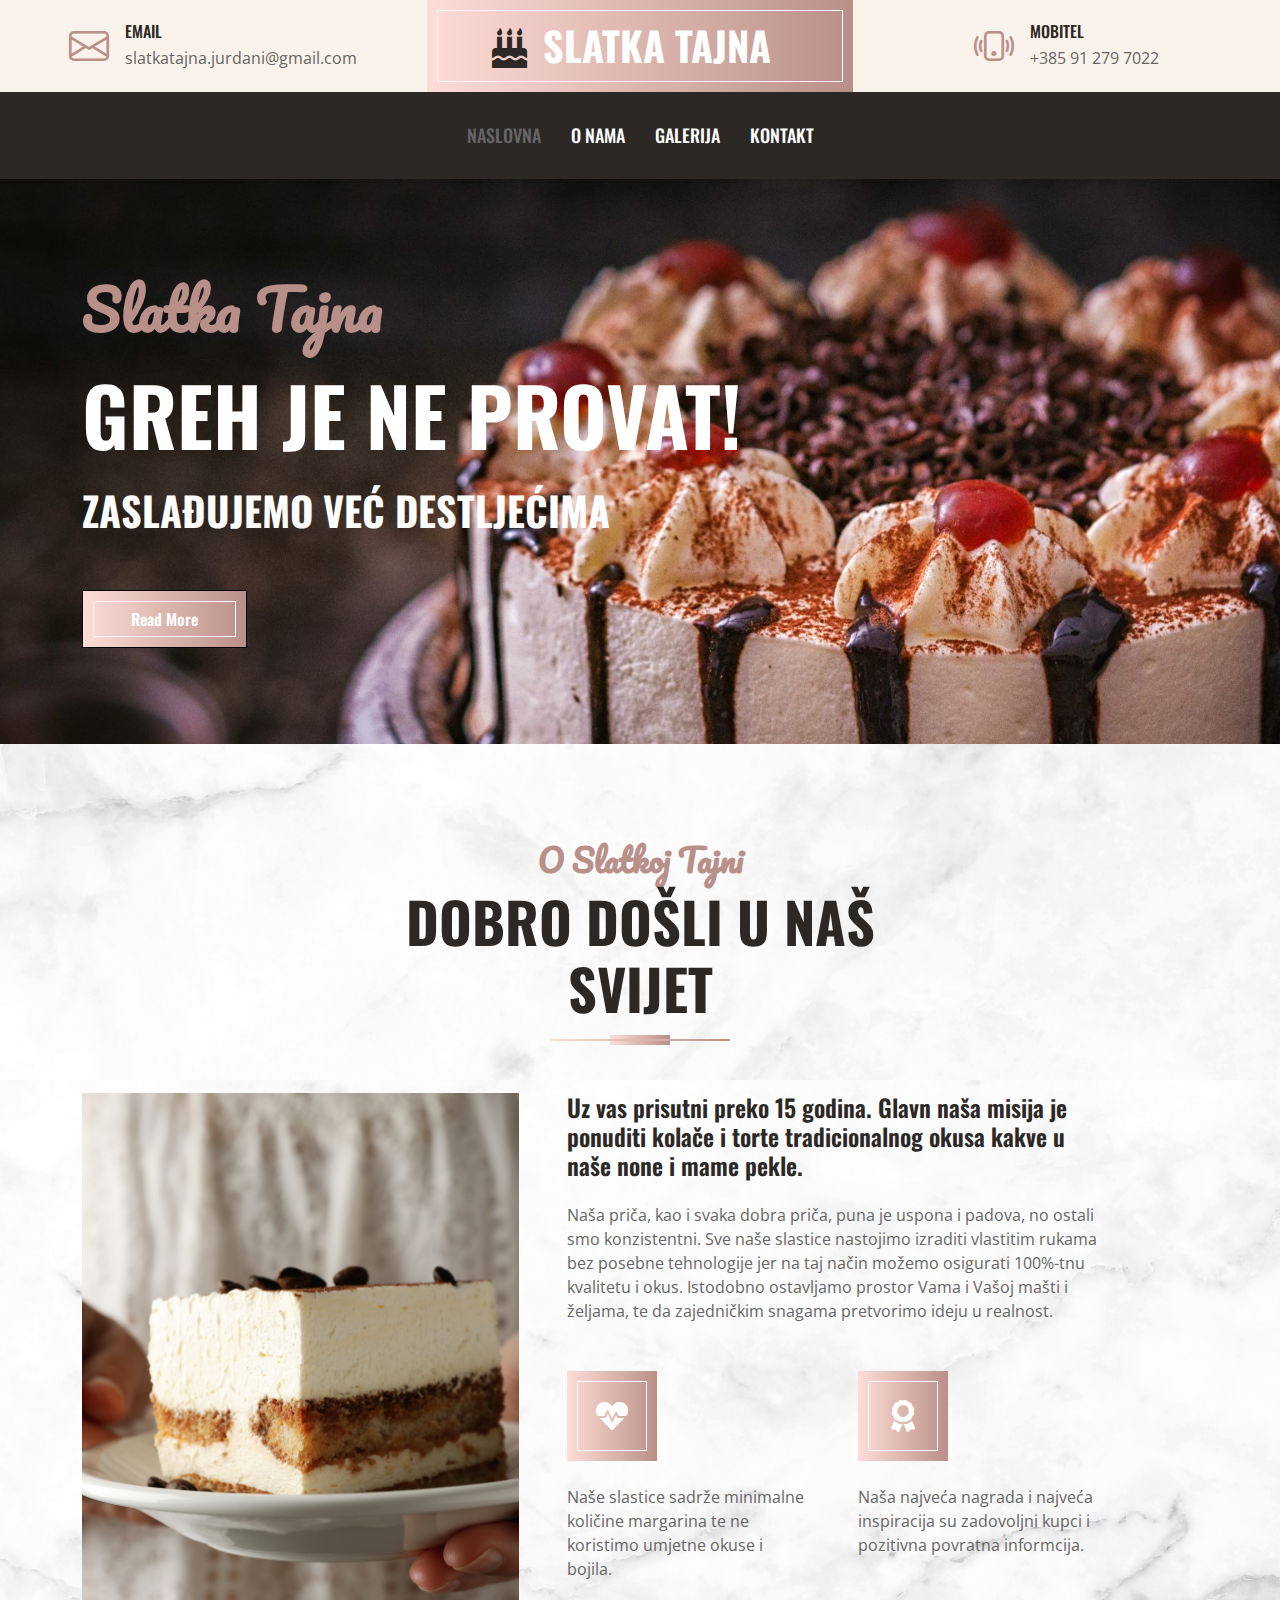
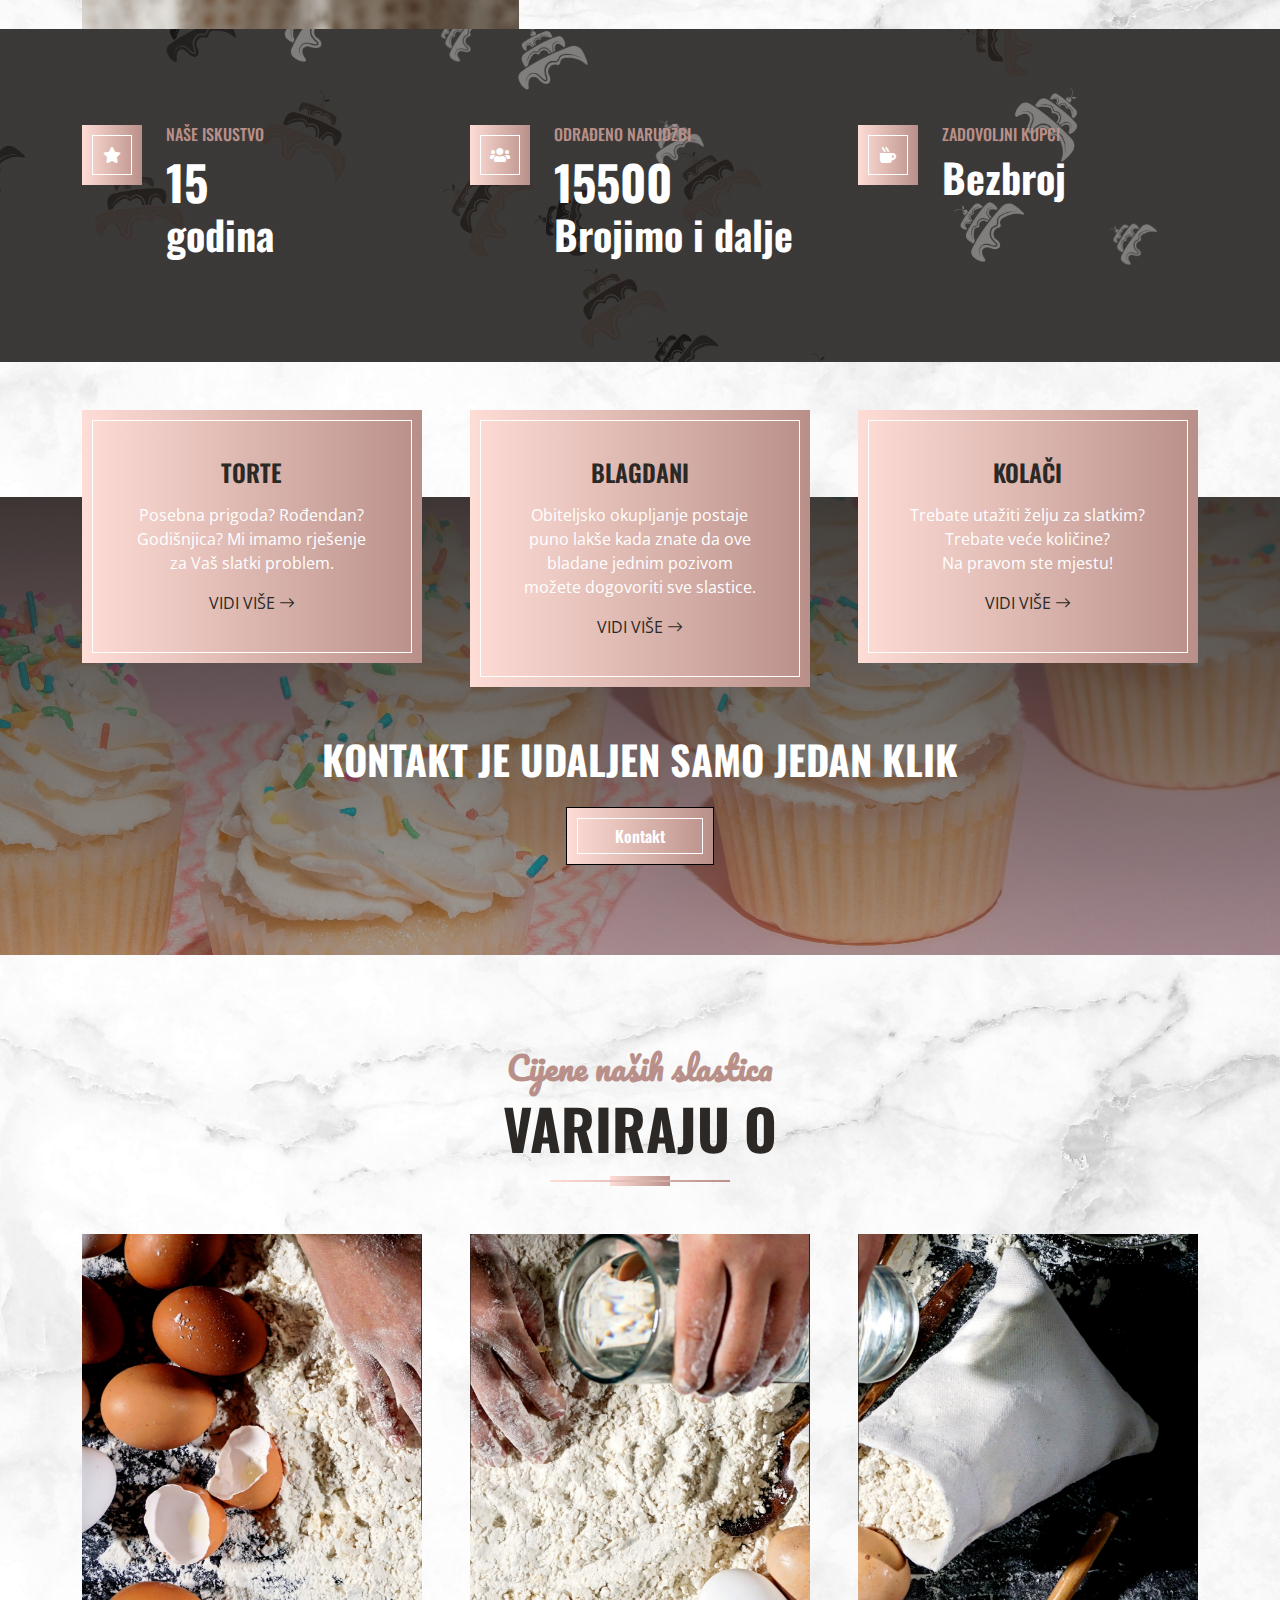
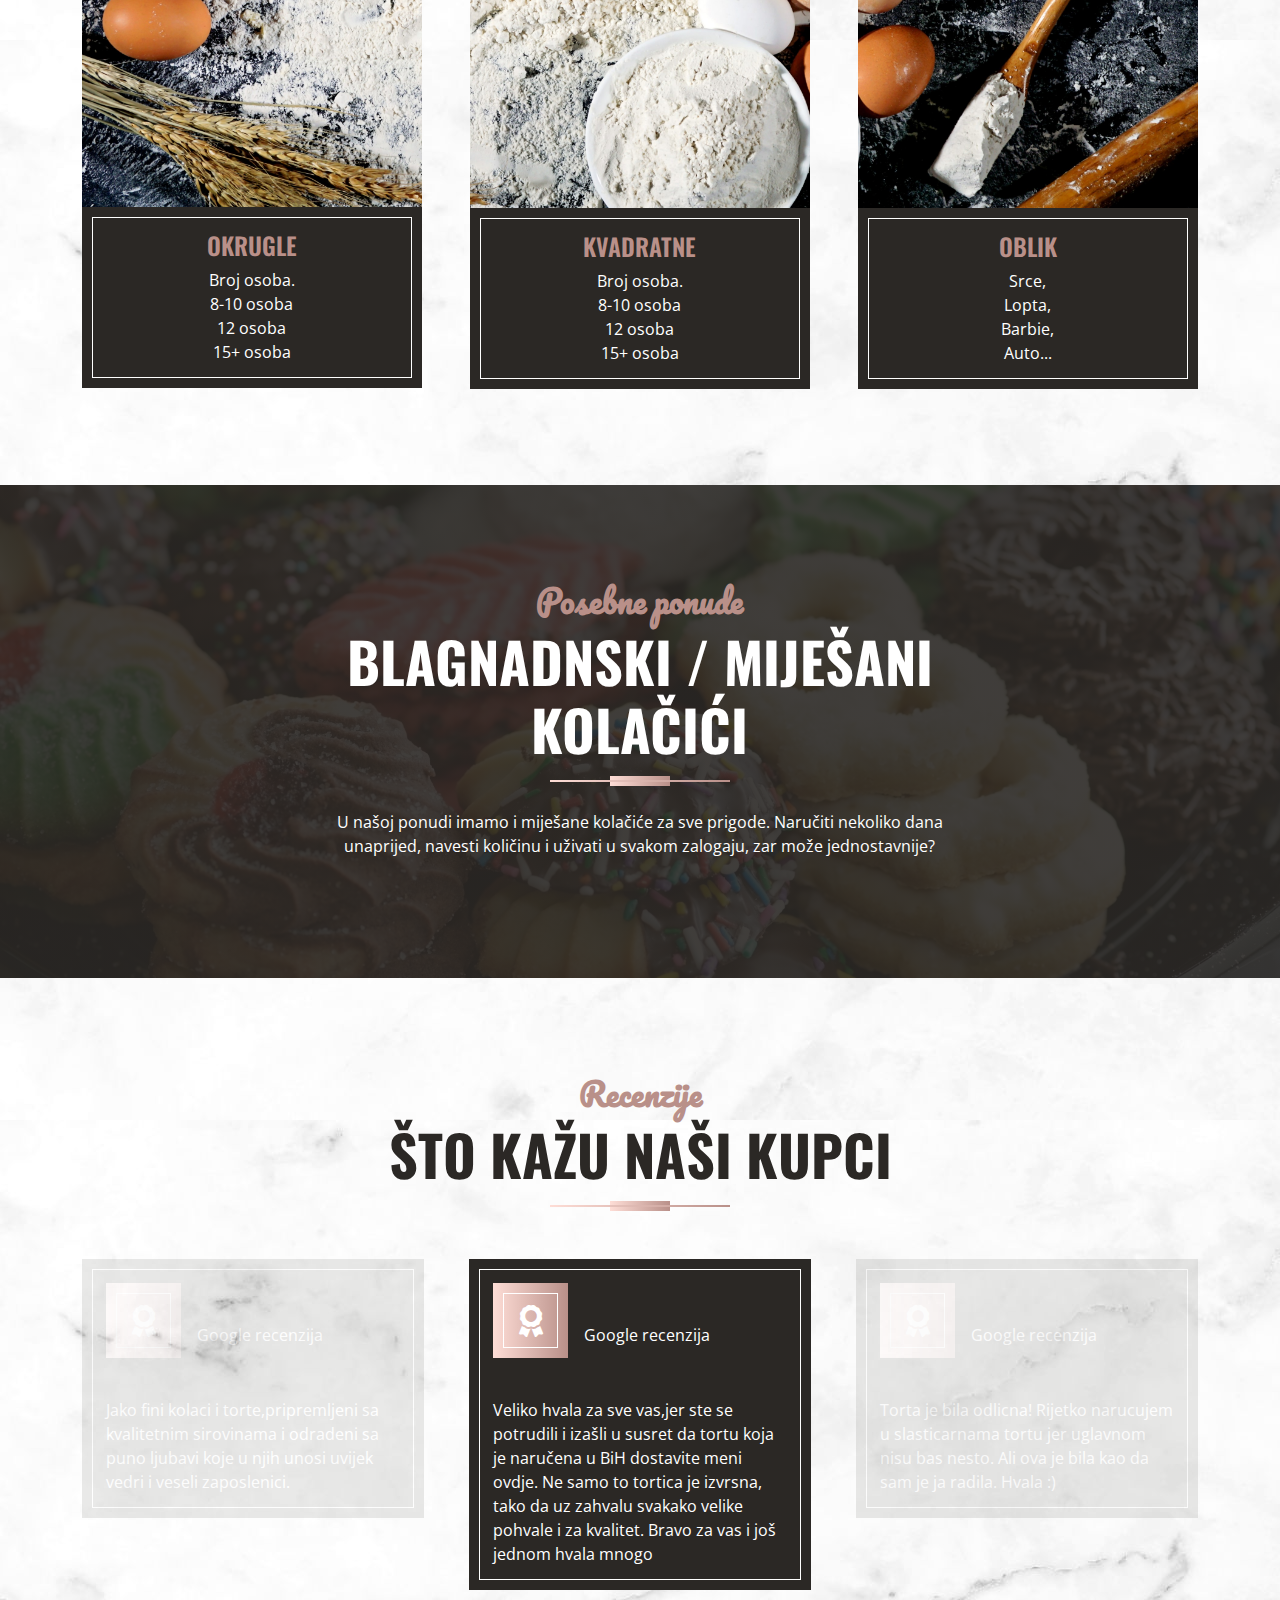
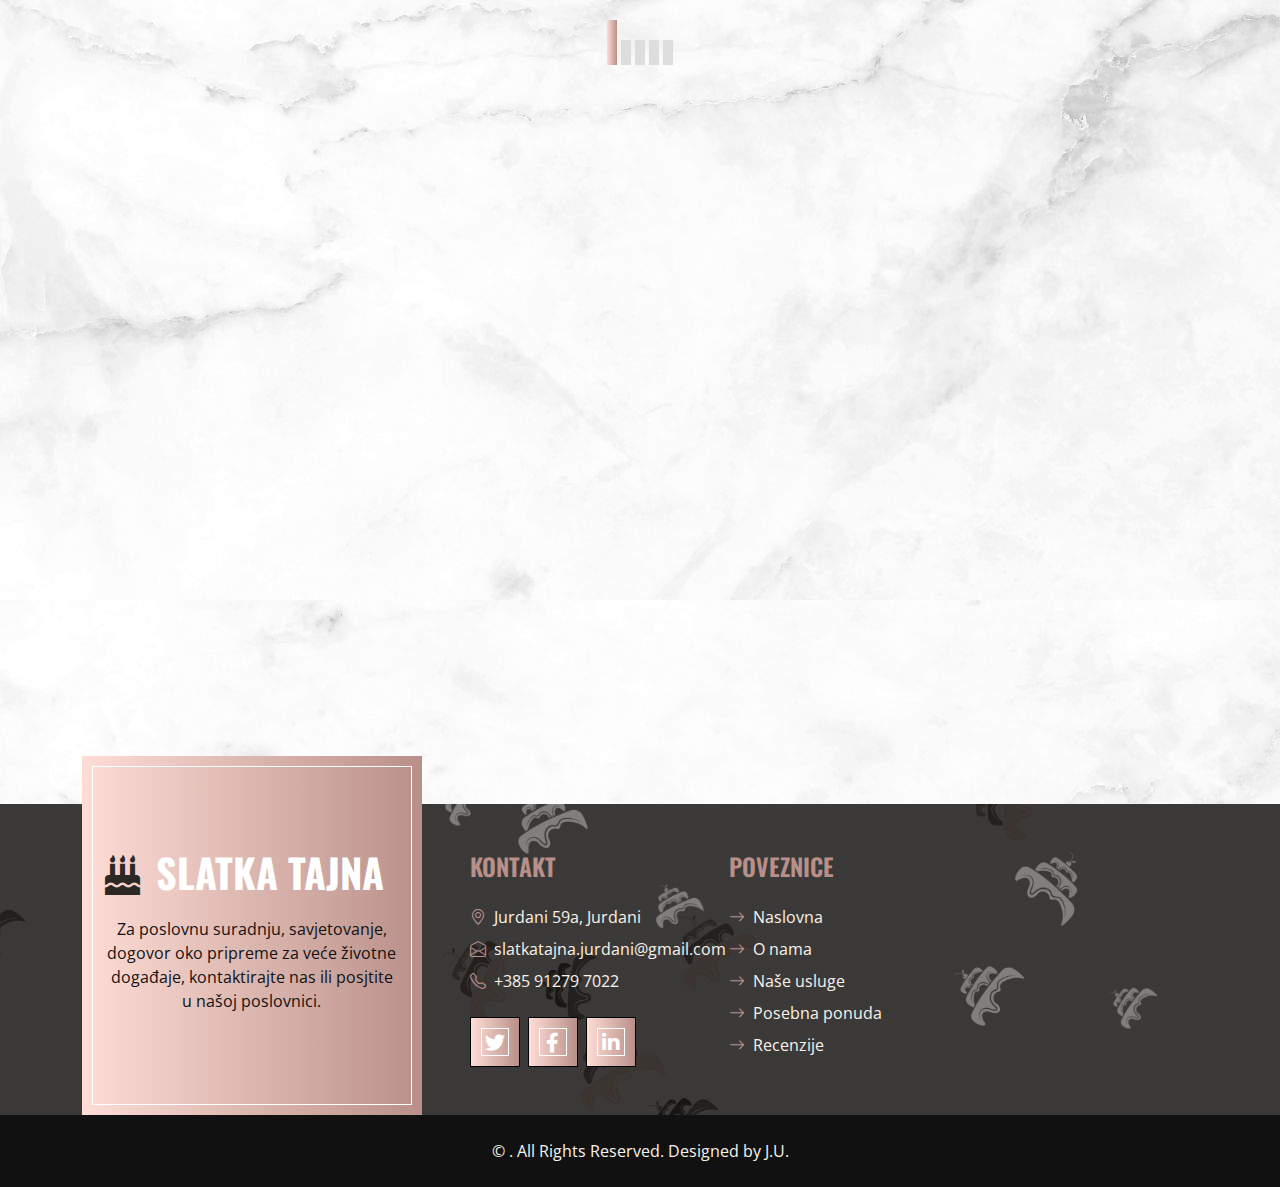
<file: index.html>
<!DOCTYPE html>
<html lang="en">

<head>
    <meta charset="utf-8">
    <title>Slatka Tajna</title>
    <meta content="width=device-width, initial-scale=1.0" name="viewport">
    <meta content="Free HTML Templates" name="keywords">
    <meta content="Free HTML Templates" name="description">

    <!-- Favicon -->
    <link href="img/favicon.ico" rel="icon">

    <!-- Google Web Fonts -->
    <link rel="preconnect" href="https://fonts.googleapis.com">
    <link rel="preconnect" href="https://fonts.gstatic.com" crossorigin>
    <link href="https://fonts.googleapis.com/css2?family=Open+Sans:wght@400;600&family=Oswald:wght@500;600;700&family=Pacifico&display=swap" rel="stylesheet"> 

    <!-- Icon Font Stylesheet -->
    <link href="https://cdnjs.cloudflare.com/ajax/libs/font-awesome/5.10.0/css/all.min.css" rel="stylesheet">
    <link href="https://cdn.jsdelivr.net/npm/bootstrap-icons@1.4.1/font/bootstrap-icons.css" rel="stylesheet">

    <!-- Libraries Stylesheet -->
    <link href="lib/owlcarousel/assets/owl.carousel.min.css" rel="stylesheet">

    <!-- Customized Bootstrap Stylesheet -->
    <link href="css/bootstrap.min.css" rel="stylesheet">

    <!-- Template Stylesheet -->
    <link href="css/style.css" rel="stylesheet">
</head>

<body class="body-body">
    <!-- Topbar Start -->
    <div class="container-fluid px-0 d-none d-lg-block">
        <div class="row gx-0">
            <div class="col-lg-4 text-center bg-secondary py-3">
                <div class="d-inline-flex align-items-center justify-content-center">
                    <i class="bi bi-envelope fs-1 text-primary me-3"></i>
                    <div class="text-start">
                        <h6 class="text-uppercase mb-1">Email </h6>
                        <span>slatkatajna.jurdani@gmail.com</span>
                    </div>
                </div>
            </div>
            <div class="col-lg-4 text-center bg-primary border-inner py-3 ">
                <div class="d-inline-flex align-items-center justify-content-center">
                    <a href="index.html" class="navbar-brand">
                        <h1 class="m-0 text-uppercase text-white" id="naslovna"><i class="fa fa-birthday-cake fs-1 text-dark me-3"></i>Slatka Tajna</h1>
                    </a>
                </div>
            </div>
            <div class="col-lg-4 text-center bg-secondary py-3">
                <div class="d-inline-flex align-items-center justify-content-center">
                    <i class="bi bi-phone-vibrate fs-1 text-primary me-3"></i>
                    <div class="text-start">
                        <h6 class="text-uppercase mb-1">Mobitel</h6>
                        <span>+385 91 279 7022</span>
                    </div>
                </div>
            </div>
        </div>
    </div>
    <!-- Topbar End -->


    <!-- Navbar Start -->
    <nav class="navbar navbar-expand-lg bg-dark navbar-dark shadow-sm py-3 py-lg-0 px-3 px-lg-0">
        <a href="index.html" class="navbar-brand d-block d-lg-none">
            <h1 class="m-0 text-uppercase text-white"><i class="fa fa-birthday-cake fs-1 text-primary me-3"></i>Slatka Tajna</h1>
        </a>
        <button class="navbar-toggler" type="button" data-bs-toggle="collapse" data-bs-target="#navbarCollapse">
            <span class="navbar-toggler-icon"></span>
        </button>
        <div class="collapse navbar-collapse" id="navbarCollapse">
            <div class="navbar-nav ms-auto mx-lg-auto py-0">
                <a href="index.html" class="nav-item nav-link active">Naslovna</a>
                <a href="about.html" class="nav-item nav-link">O nama</a>
                <a href="galerija.html" class="nav-item nav-link">Galerija</a>
                <!--<a href="team.html" class="nav-item nav-link">Master Chefs</a>
                <div class="nav-item dropdown">
                    <a href="#" class="nav-link dropdown-toggle" data-bs-toggle="dropdown">Pages</a>
                    <div class="dropdown-menu m-0">
                        <a href="service.html" class="dropdown-item">Our Service</a>
                        <a href="testimonial.html" class="dropdown-item">Testimonial</a>
                    </div>
                </div>-->
                <a href="contact.html" class="nav-item nav-link">Kontakt</a>
            </div>
        </div>
    </nav>
    <!-- Navbar End -->


    <!-- Hero Start -->
    <div class="container-fluid bg-primary py-5 mb-5 hero-header">
        <div class="container py-5">
            <div class="row justify-content-start">
                <div class="col-lg-8 text-center text-lg-start">
                    <h1 class="ST font-secondary text-primary mb-4">Slatka Tajna</h1>
                    <h1 class="display-1 text-uppercase text-white mb-4">Greh je ne provat!</h1>
                    <h1 class="text-uppercase text-white">Zaslađujemo već destljećima</h1>
                    <div class="d-flex align-items-center justify-content-center justify-content-lg-start pt-5">
                        <a href="" class="btn btn-primary border-inner py-3 px-5 me-5">Read More</a>
                        <!--<button type="button" class="btn-play" data-bs-toggle="modal"
                            data-src="https://www.youtube.com/embed/DWRcNpR6Kdc" data-bs-target="#videoModal">
                            <span></span>
                        </button>
                        <h5 class="font-weight-normal text-white m-0 ms-4 d-none d-sm-block">Play Video</h5> -->
                    </div>
                </div>
            </div>
        </div>
    </div>
    <!-- Hero End -->


    <!-- Video Modal Start 
    <div class="modal fade" id="videoModal" tabindex="-1" aria-labelledby="exampleModalLabel" aria-hidden="true">
        <div class="modal-dialog">
            <div class="modal-content rounded-0">
                <div class="modal-header">
                    <h5 class="modal-title" id="exampleModalLabel">Youtube Video</h5>
                    <button type="button" class="btn-close" data-bs-dismiss="modal" aria-label="Close"></button>
                </div>
                <div class="modal-body">
                    <!-- 16:9 aspect ratio 
                    <div class="ratio ratio-16x9">
                        <iframe class="embed-responsive-item" src="" id="video" allowfullscreen allowscriptaccess="always"
                            allow="autoplay"></iframe>
                    </div>
                </div>
            </div>
        </div>
    </div>
    <!-- Video Modal End -->


    <!-- About Start -->
    <div class="container-fluid pt-5">
        <div class="container">
            <div class="section-title position-relative text-center mx-auto mb-5 pb-3" style="max-width: 600px;">
                <h2 class="text-primary font-secondary" id="onama">O Slatkoj Tajni</h2>
                <h1 class="display-4 text-uppercase">Dobro došli u naš svijet</h1>
            </div>
            <div class="row gx-5">
                <div class="col-lg-5 mb-5 mb-lg-0" style="min-height: 400px;">
                    <div class="position-relative h-100">
                        <img class="position-absolute w-100 h-100" src="img/about.jpg" style="object-fit: cover;">
                    </div>
                </div>
                <div class="col-lg-6 pb-5">
                    <h4 class="mb-4">Uz vas prisutni preko 15 godina. Glavn naša misija je ponuditi kolače i torte tradicionalnog okusa kakve u naše none i mame pekle.</h4>
                    <p class="mb-5">Naša priča, kao i svaka dobra priča, puna je uspona i padova, no ostali smo konzistentni. 
                        Sve naše slastice nastojimo izraditi vlastitim rukama bez posebne tehnologije jer na taj način možemo osigurati 100%-tnu kvalitetu i okus. 
                    Istodobno ostavljamo prostor Vama i Vašoj mašti i željama, te da zajedničkim snagama pretvorimo ideju u realnost.</p>
                    <div class="row g-5">
                        <div class="col-sm-6">
                            <div class="d-flex align-items-center justify-content-center bg-primary border-inner mb-4" style="width: 90px; height: 90px;">
                                <i class="fa fa-heartbeat fa-2x text-white"></i>
                            </div>
                            <h4 class="text-uppercase"></h4>
                            <p class="mb-0">Naše slastice sadrže minimalne količine margarina te ne koristimo umjetne okuse i bojila.</p>
                        </div>
                        <div class="col-sm-6">
                            <div class="d-flex align-items-center justify-content-center bg-primary border-inner mb-4" style="width: 90px; height: 90px;">
                                <i class="fa fa-award fa-2x text-white"></i>
                            </div>
                            <h4 class="text-uppercase"></h4>
                            <p class="mb-0">Naša najveća nagrada i najveća inspiracija su zadovoljni kupci i pozitivna povratna informcija.</p>
                        </div>
                    </div>
                </div>
            </div>
        </div>
    </div>
    <!-- About End -->


    <!-- Facts Start -->
    <div class="container-fluid bg-img py-5 mb-5">
        <div class="container py-5">
            <div class="row gx-5 gy-4">
                <div class="col-lg-4 col-md-6">
                    <div class="d-flex">
                        <div class="bg-primary border-inner d-flex align-items-center justify-content-center mb-3" style="width: 60px; height: 60px;">
                            <i class="fa fa-star text-white"></i>
                        </div>
                        <div class="ps-4">
                            <h6 class="text-primary text-uppercase">Naše iskustvo</h6>
                            <h1 class="display-5 text-white mb-0" data-toggle="counter-up">15</h1><h1 class="text-white">godina</h1>
                        </div>
                    </div>
                </div>
                <div class="col-lg-4 col-md-6">
                    <div class="d-flex">
                        <div class="bg-primary border-inner d-flex align-items-center justify-content-center mb-3" style="width: 60px; height: 60px;">
                            <i class="fa fa-users text-white"></i>
                        </div>
                        <div class="ps-4">
                            <h6 class="text-primary text-uppercase">Odrađeno narudžbi</h6>
                            <h1 class="display-5 text-white mb-0" data-toggle="counter-up">15500</h1><h1 class="text-white">Brojimo i dalje</h1>
                        </div>
                    </div>
                </div>
                <!--<div class="col-lg-3 col-md-6">
                    <div class="d-flex">
                        <div class="bg-primary border-inner d-flex align-items-center justify-content-center mb-3" style="width: 60px; height: 60px;">
                            <i class="fa fa-check text-white"></i>
                        </div>
                        <div class="ps-4">
                            <h6 class="text-primary text-uppercase">Complete Project</h6>
                            <h1 class="display-5 text-white mb-0" data-toggle="counter-up">12345</h1>
                        </div>
                    </div>
                </div>-->
                <div class="col-lg-4 col-md-6">
                    <div class="d-flex">
                        <div class="bg-primary border-inner d-flex align-items-center justify-content-center mb-3" style="width: 60px; height: 60px;">
                            <i class="fa fa-mug-hot text-white"></i>
                        </div>
                        <div class="ps-4">
                            <h6 class="text-primary text-uppercase">Zadovoljni kupci</h6>
                            <!--<h1 class="display-5 text-white mb-0" data-toggle="counter-up"></h1>--><h1 class="text-white">Bezbroj</h1>
                        </div>
                    </div>
                </div>
            </div>
        </div>
    </div>
    <!-- Facts End -->


    <!-- Products Start 
    <div class="container-fluid about py-5">
        <div class="container">
            <div class="section-title position-relative text-center mx-auto mb-5 pb-3" style="max-width: 600px;">
                <h2 class="text-primary font-secondary">Menu & Pricing</h2>
                <h1 class="display-4 text-uppercase">Explore Our Cakes</h1>
            </div>
            <div class="tab-class text-center">
                <ul class="nav nav-pills d-inline-flex justify-content-center bg-dark text-uppercase border-inner p-4 mb-5">
                    <li class="nav-item">
                        <a class="nav-link text-white active" data-bs-toggle="pill" href="#tab-1">Birthday</a>
                    </li>
                    <li class="nav-item">
                        <a class="nav-link text-white" data-bs-toggle="pill" href="#tab-2">Wedding</a>
                    </li>
                    <li class="nav-item">
                        <a class="nav-link text-white" data-bs-toggle="pill" href="#tab-3">Custom</a>
                    </li>
                </ul>
                <div class="tab-content">
                    <div id="tab-1" class="tab-pane fade show p-0 active">
                        <div class="row g-3">
                            <div class="col-lg-6">
                                <div class="d-flex h-100">
                                    <div class="flex-shrink-0">
                                        <img class="img-fluid" src="img/cake-1.jpg" alt="" style="width: 150px; height: 85px;">
                                        <h4 class="bg-dark text-primary p-2 m-0">$99.00</h4>
                                    </div>
                                    <div class="d-flex flex-column justify-content-center text-start bg-secondary border-inner px-4">
                                        <h5 class="text-uppercase">Birthday Cake</h5>
                                        <span>Ipsum ipsum clita erat amet dolor sit justo sea eirmod diam stet sit justo</span>
                                    </div>
                                </div>
                            </div>
                            <div class="col-lg-6">
                                <div class="d-flex h-100">
                                    <div class="flex-shrink-0">
                                        <img class="img-fluid" src="img/cake-1.jpg" alt="" style="width: 150px; height: 85px;">
                                        <h4 class="bg-dark text-primary p-2 m-0">$99.00</h4>
                                    </div>
                                    <div class="d-flex flex-column justify-content-center text-start bg-secondary border-inner px-4">
                                        <h5 class="text-uppercase">Birthday Cake</h5>
                                        <span>Ipsum ipsum clita erat amet dolor sit justo sea eirmod diam stet sit justo</span>
                                    </div>
                                </div>
                            </div>
                            <div class="col-lg-6">
                                <div class="d-flex h-100">
                                    <div class="flex-shrink-0">
                                        <img class="img-fluid" src="img/cake-1.jpg" alt="" style="width: 150px; height: 85px;">
                                        <h4 class="bg-dark text-primary p-2 m-0">$99.00</h4>
                                    </div>
                                    <div class="d-flex flex-column justify-content-center text-start bg-secondary border-inner px-4">
                                        <h5 class="text-uppercase">Birthday Cake</h5>
                                        <span>Ipsum ipsum clita erat amet dolor sit justo sea eirmod diam stet sit justo</span>
                                    </div>
                                </div>
                            </div>
                            <div class="col-lg-6">
                                <div class="d-flex h-100">
                                    <div class="flex-shrink-0">
                                        <img class="img-fluid" src="img/cake-1.jpg" alt="" style="width: 150px; height: 85px;">
                                        <h4 class="bg-dark text-primary p-2 m-0">$99.00</h4>
                                    </div>
                                    <div class="d-flex flex-column justify-content-center text-start bg-secondary border-inner px-4">
                                        <h5 class="text-uppercase">Birthday Cake</h5>
                                        <span>Ipsum ipsum clita erat amet dolor sit justo sea eirmod diam stet sit justo</span>
                                    </div>
                                </div>
                            </div>
                            <div class="col-lg-6">
                                <div class="d-flex h-100">
                                    <div class="flex-shrink-0">
                                        <img class="img-fluid" src="img/cake-1.jpg" alt="" style="width: 150px; height: 85px;">
                                        <h4 class="bg-dark text-primary p-2 m-0">$99.00</h4>
                                    </div>
                                    <div class="d-flex flex-column justify-content-center text-start bg-secondary border-inner px-4">
                                        <h5 class="text-uppercase">Birthday Cake</h5>
                                        <span>Ipsum ipsum clita erat amet dolor sit justo sea eirmod diam stet sit justo</span>
                                    </div>
                                </div>
                            </div>
                            <div class="col-lg-6">
                                <div class="d-flex h-100">
                                    <div class="flex-shrink-0">
                                        <img class="img-fluid" src="img/cake-1.jpg" alt="" style="width: 150px; height: 85px;">
                                        <h4 class="bg-dark text-primary p-2 m-0">$99.00</h4>
                                    </div>
                                    <div class="d-flex flex-column justify-content-center text-start bg-secondary border-inner px-4">
                                        <h5 class="text-uppercase">Birthday Cake</h5>
                                        <span>Ipsum ipsum clita erat amet dolor sit justo sea eirmod diam stet sit justo</span>
                                    </div>
                                </div>
                            </div>
                        </div>
                    </div>
                    <div id="tab-2" class="tab-pane fade show p-0">
                        <div class="row g-3">
                            <div class="col-lg-6">
                                <div class="d-flex h-100">
                                    <div class="flex-shrink-0">
                                        <img class="img-fluid" src="img/cake-2.jpg" alt="" style="width: 150px; height: 85px;">
                                        <h4 class="bg-dark text-primary p-2 m-0">$99.00</h4>
                                    </div>
                                    <div class="d-flex flex-column justify-content-center text-start bg-secondary border-inner px-4">
                                        <h5 class="text-uppercase">Wedding Cake</h5>
                                        <span>Ipsum ipsum clita erat amet dolor sit justo sea eirmod diam stet sit justo</span>
                                    </div>
                                </div>
                            </div>
                            <div class="col-lg-6">
                                <div class="d-flex h-100">
                                    <div class="flex-shrink-0">
                                        <img class="img-fluid" src="img/cake-2.jpg" alt="" style="width: 150px; height: 85px;">
                                        <h4 class="bg-dark text-primary p-2 m-0">$99.00</h4>
                                    </div>
                                    <div class="d-flex flex-column justify-content-center text-start bg-secondary border-inner px-4">
                                        <h5 class="text-uppercase">Wedding Cake</h5>
                                        <span>Ipsum ipsum clita erat amet dolor sit justo sea eirmod diam stet sit justo</span>
                                    </div>
                                </div>
                            </div>
                            <div class="col-lg-6">
                                <div class="d-flex h-100">
                                    <div class="flex-shrink-0">
                                        <img class="img-fluid" src="img/cake-2.jpg" alt="" style="width: 150px; height: 85px;">
                                        <h4 class="bg-dark text-primary p-2 m-0">$99.00</h4>
                                    </div>
                                    <div class="d-flex flex-column justify-content-center text-start bg-secondary border-inner px-4">
                                        <h5 class="text-uppercase">Wedding Cake</h5>
                                        <span>Ipsum ipsum clita erat amet dolor sit justo sea eirmod diam stet sit justo</span>
                                    </div>
                                </div>
                            </div>
                            <div class="col-lg-6">
                                <div class="d-flex h-100">
                                    <div class="flex-shrink-0">
                                        <img class="img-fluid" src="img/cake-2.jpg" alt="" style="width: 150px; height: 85px;">
                                        <h4 class="bg-dark text-primary p-2 m-0">$99.00</h4>
                                    </div>
                                    <div class="d-flex flex-column justify-content-center text-start bg-secondary border-inner px-4">
                                        <h5 class="text-uppercase">Wedding Cake</h5>
                                        <span>Ipsum ipsum clita erat amet dolor sit justo sea eirmod diam stet sit justo</span>
                                    </div>
                                </div>
                            </div>
                            <div class="col-lg-6">
                                <div class="d-flex h-100">
                                    <div class="flex-shrink-0">
                                        <img class="img-fluid" src="img/cake-2.jpg" alt="" style="width: 150px; height: 85px;">
                                        <h4 class="bg-dark text-primary p-2 m-0">$99.00</h4>
                                    </div>
                                    <div class="d-flex flex-column justify-content-center text-start bg-secondary border-inner px-4">
                                        <h5 class="text-uppercase">Wedding Cake</h5>
                                        <span>Ipsum ipsum clita erat amet dolor sit justo sea eirmod diam stet sit justo</span>
                                    </div>
                                </div>
                            </div>
                            <div class="col-lg-6">
                                <div class="d-flex h-100">
                                    <div class="flex-shrink-0">
                                        <img class="img-fluid" src="img/cake-2.jpg" alt="" style="width: 150px; height: 85px;">
                                        <h4 class="bg-dark text-primary p-2 m-0">$99.00</h4>
                                    </div>
                                    <div class="d-flex flex-column justify-content-center text-start bg-secondary border-inner px-4">
                                        <h5 class="text-uppercase">Wedding Cake</h5>
                                        <span>Ipsum ipsum clita erat amet dolor sit justo sea eirmod diam stet sit justo</span>
                                    </div>
                                </div>
                            </div>
                        </div>
                    </div>
                    <div id="tab-3" class="tab-pane fade show p-0">
                        <div class="row g-3">
                            <div class="col-lg-6">
                                <div class="d-flex h-100">
                                    <div class="flex-shrink-0">
                                        <img class="img-fluid" src="img/cake-3.jpg" alt="" style="width: 150px; height: 85px;">
                                        <h4 class="bg-dark text-primary p-2 m-0">$99.00</h4>
                                    </div>
                                    <div class="d-flex flex-column justify-content-center text-start bg-secondary border-inner px-4">
                                        <h5 class="text-uppercase">Custom Cake</h5>
                                        <span>Ipsum ipsum clita erat amet dolor sit justo sea eirmod diam stet sit justo</span>
                                    </div>
                                </div>
                            </div>
                            <div class="col-lg-6">
                                <div class="d-flex h-100">
                                    <div class="flex-shrink-0">
                                        <img class="img-fluid" src="img/cake-3.jpg" alt="" style="width: 150px; height: 85px;">
                                        <h4 class="bg-dark text-primary p-2 m-0">$99.00</h4>
                                    </div>
                                    <div class="d-flex flex-column justify-content-center text-start bg-secondary border-inner px-4">
                                        <h5 class="text-uppercase">Custom Cake</h5>
                                        <span>Ipsum ipsum clita erat amet dolor sit justo sea eirmod diam stet sit justo</span>
                                    </div>
                                </div>
                            </div>
                            <div class="col-lg-6">
                                <div class="d-flex h-100">
                                    <div class="flex-shrink-0">
                                        <img class="img-fluid" src="img/cake-3.jpg" alt="" style="width: 150px; height: 85px;">
                                        <h4 class="bg-dark text-primary p-2 m-0">$99.00</h4>
                                    </div>
                                    <div class="d-flex flex-column justify-content-center text-start bg-secondary border-inner px-4">
                                        <h5 class="text-uppercase">Custom Cake</h5>
                                        <span>Ipsum ipsum clita erat amet dolor sit justo sea eirmod diam stet sit justo</span>
                                    </div>
                                </div>
                            </div>
                            <div class="col-lg-6">
                                <div class="d-flex h-100">
                                    <div class="flex-shrink-0">
                                        <img class="img-fluid" src="img/cake-3.jpg" alt="" style="width: 150px; height: 85px;">
                                        <h4 class="bg-dark text-primary p-2 m-0">$99.00</h4>
                                    </div>
                                    <div class="d-flex flex-column justify-content-center text-start bg-secondary border-inner px-4">
                                        <h5 class="text-uppercase">Custom Cake</h5>
                                        <span>Ipsum ipsum clita erat amet dolor sit justo sea eirmod diam stet sit justo</span>
                                    </div>
                                </div>
                            </div>
                            <div class="col-lg-6">
                                <div class="d-flex h-100">
                                    <div class="flex-shrink-0">
                                        <img class="img-fluid" src="img/cake-3.jpg" alt="" style="width: 150px; height: 85px;">
                                        <h4 class="bg-dark text-primary p-2 m-0">$99.00</h4>
                                    </div>
                                    <div class="d-flex flex-column justify-content-center text-start bg-secondary border-inner px-4">
                                        <h5 class="text-uppercase">Custom Cake</h5>
                                        <span>Ipsum ipsum clita erat amet dolor sit justo sea eirmod diam stet sit justo</span>
                                    </div>
                                </div>
                            </div>
                            <div class="col-lg-6">
                                <div class="d-flex h-100">
                                    <div class="flex-shrink-0">
                                        <img class="img-fluid" src="img/cake-3.jpg" alt="" style="width: 150px; height: 85px;">
                                        <h4 class="bg-dark text-primary p-2 m-0">$99.00</h4>
                                    </div>
                                    <div class="d-flex flex-column justify-content-center text-start bg-secondary border-inner px-4">
                                        <h5 class="text-uppercase">Custom Cake</h5>
                                        <span>Ipsum ipsum clita erat amet dolor sit justo sea eirmod diam stet sit justo</span>
                                    </div>
                                </div>
                            </div>
                        </div>
                    </div>
                </div>
            </div>
        </div>
    </div>
    <!-- Products End -->


    <!-- Service Start -->
    <div class="container-fluid service position-relative px-5 mt-5" style="margin-bottom: 135px;" id="naseusluge">
        <div class="container">
            <div class="row g-5">
                <div class="col-lg-4 col-md-6">
                    <div class="bg-primary border-inner text-center text-white p-5">
                        <h4 class="text-uppercase mb-3">Torte</h4>
                        <p>Posebna prigoda? Rođendan? Godišnjica? Mi imamo rješenje za Vaš slatki problem.</p>
                        <a class="text-uppercase text-dark" href="">Vidi više <i class="bi bi-arrow-right"></i></a>
                    </div>
                </div>
                <div class="col-lg-4 col-md-6">
                    <div class="bg-primary border-inner text-center text-white p-5">
                        <h4 class="text-uppercase mb-3">Blagdani</h4>
                        <p>Obiteljsko okupljanje postaje puno lakše kada znate da ove bladane jednim pozivom možete dogovoriti sve slastice.</p>
                        <a class="text-uppercase text-dark" href="">Vidi više <i class="bi bi-arrow-right"></i></a>
                    </div>
                </div>
                <div class="col-lg-4 col-md-6">
                    <div class="bg-primary border-inner text-center text-white p-5">
                        <h4 class="text-uppercase mb-3">Kolači</h4>
                        <p>Trebate utažiti želju za slatkim? Trebate veće količine?<br>Na pravom ste mjestu!</p>
                        <a class="text-uppercase text-dark" href="">Vidi više <i class="bi bi-arrow-right"></i></a>
                    </div>
                </div>
                <div class="col-lg-12 col-md-6 text-center">
                    <h1 class="text-uppercase text-light mb-4">Kontakt je udaljen samo jedan klik</h1>
                    <a href="contact.html" class="btn btn-primary border-inner py-3 px-5">Kontakt</a>
                </div>
            </div>
        </div>
    </div>
    <!-- Service Start -->


    <!-- Team Start -->
    <div class="container-fluid py-5">
        <div class="container">
            <div class="section-title position-relative text-center mx-auto mb-5 pb-3" style="max-width: 600px;">
                <h2 class="text-primary font-secondary">Cijene naših slastica</h2>
                <h1 class="display-4 text-uppercase">Variraju o </h1>
            </div>
            <div class="row g-5">
                <div class="col-lg-4 col-md-6">
                    <div class="team-item">
                        <div class="position-relative overflow-hidden">
                            <img class="img-fluid w-100" src="img/team-1.jpg" alt="">
                            <!--<div class="team-overlay w-100 h-100 position-absolute top-50 start-50 translate-middle d-flex align-items-center justify-content-center">
                                <div class="d-flex align-items-center justify-content-start">
                                    <a class="btn btn-lg btn-primary btn-lg-square border-inner rounded-0 mx-1" href="#"><i class="fab fa-twitter fw-normal"></i></a>
                                    <a class="btn btn-lg btn-primary btn-lg-square border-inner rounded-0 mx-1" href="#"><i class="fab fa-facebook-f fw-normal"></i></a>
                                    <a class="btn btn-lg btn-primary btn-lg-square border-inner rounded-0 mx-1" href="#"><i class="fab fa-linkedin-in fw-normal"></i></a>
                                </div>
                            </div>-->
                        </div>
                        <div class="bg-dark border-inner text-center p-4">
                            <h4 class="text-uppercase text-primary">Okrugle</h4>
                            <p class="text-white m-0">Broj osoba.<br>8-10 osoba<br>12 osoba<br>15+ osoba</p>
                        </div>
                    </div>
                </div>
                <div class="col-lg-4 col-md-6">
                    <div class="team-item">
                        <div class="position-relative overflow-hidden">
                            <img class="img-fluid w-100" src="img/team-2.jpg" alt="">
                            <!--<div class="team-overlay w-100 h-100 position-absolute top-50 start-50 translate-middle d-flex align-items-center justify-content-center">
                                <div class="d-flex align-items-center justify-content-start">
                                    <a class="btn btn-lg btn-primary btn-lg-square border-inner rounded-0 mx-1" href="#"><i class="fab fa-twitter fw-normal"></i></a>
                                    <a class="btn btn-lg btn-primary btn-lg-square border-inner rounded-0 mx-1" href="#"><i class="fab fa-facebook-f fw-normal"></i></a>
                                    <a class="btn btn-lg btn-primary btn-lg-square border-inner rounded-0 mx-1" href="#"><i class="fab fa-linkedin-in fw-normal"></i></a>
                                </div>
                            </div>-->
                        </div>
                        <div class="bg-dark border-inner text-center p-4">
                            <h4 class="text-uppercase text-primary">Kvadratne</h4>
                            <p class="text-white m-0">Broj osoba.<br>8-10 osoba<br>12 osoba<br>15+ osoba</p>
                        </div>
                    </div>
                </div>
                <div class="col-lg-4 col-md-6">
                    <div class="team-item">
                        <div class="position-relative overflow-hidden">
                            <img class="img-fluid w-100" src="img/team-3.jpg" alt="">
                            <!--<div class="team-overlay w-100 h-100 position-absolute top-50 start-50 translate-middle d-flex align-items-center justify-content-center">
                                <div class="d-flex align-items-center justify-content-start">
                                    <a class="btn btn-lg btn-primary btn-lg-square border-inner rounded-0 mx-1" href="#"><i class="fab fa-twitter fw-normal"></i></a>
                                    <a class="btn btn-lg btn-primary btn-lg-square border-inner rounded-0 mx-1" href="#"><i class="fab fa-facebook-f fw-normal"></i></a>
                                    <a class="btn btn-lg btn-primary btn-lg-square border-inner rounded-0 mx-1" href="#"><i class="fab fa-linkedin-in fw-normal"></i></a>
                                </div>
                            </div>-->
                        </div>
                        <div class="bg-dark border-inner text-center p-4">
                            <h4 class="text-uppercase text-primary">Oblik</h4>
                            <p class="text-white m-0">Srce,<br>Lopta,<br>Barbie,<br>Auto...</p>
                        </div>
                    </div>
                </div>
            </div>
        </div>
    </div>
    <!-- Team End -->


    <!-- Offer Start -->
    <div class="container-fluid bg-offer my-5 py-5" id="posebnaponuda">
        <div class="container py-5">
            <div class="row gx-5 justify-content-center">
                <div class="col-lg-7 text-center">
                    <div class="section-title position-relative text-center mx-auto mb-4 pb-3" style="max-width: 600px;">
                        <h2 class="text-primary font-secondary">Posebne ponude</h2>
                        <h1 class="display-4 text-uppercase text-white">Blagnadnski / miješani kolačići</h1>
                    </div>
                    <p class="text-white mb-4">U našoj ponudi imamo i miješane kolačiće za sve prigode. Naručiti nekoliko dana unaprijed, navesti količinu i uživati
                        u svakom zalogaju, zar može jednostavnije?
                    </p>
                    <!--<a href="" class="btn btn-primary border-inner py-3 px-5 me-3">Shop Now</a>
                    <a href="" class="btn btn-dark border-inner py-3 px-5">Read More</a>-->
                </div>
            </div>
        </div>
    </div>
    <!-- Offer End -->


    <!-- Testimonial Start -->
    <div class="container-fluid py-5">
        <div class="container">
            <div class="section-title position-relative text-center mx-auto mb-5 pb-3" style="max-width: 600px;">
                <h2 class="text-primary font-secondary" id="recenzije">Recenzije</h2>
                <h1 class="display-4 text-uppercase">Što kažu naši kupci</h1>
            </div>
            <div class="owl-carousel testimonial-carousel">
                <div class="testimonial-item bg-dark text-white border-inner p-4">
                    <div class="d-flex align-items-center mb-3">
                        <div class="d-flex align-items-center justify-content-center bg-primary border-inner mb-4" style="width: 75px; height: 75px;">
                            <i class="fa fa-award fa-2x text-white"></i>
                        </div>
                        <div class="ps-3">
                            <h4 class="text-primary text-uppercase mb-1"></h4>
                            <span>Google recenzija</span>
                        </div>
                    </div>
                    <p class="mb-0">Veliko hvala za sve vas,jer ste se potrudili i izašli u susret da tortu koja je naručena u BiH dostavite meni ovdje.
                        Ne samo to tortica je izvrsna, tako da uz zahvalu svakako velike pohvale i za kvalitet. Bravo za vas i još jednom hvala mnogo
                    </p>
                </div>
                <div class="testimonial-item bg-dark text-white border-inner p-4">
                    <div class="d-flex align-items-center mb-3">
                        <div class="d-flex align-items-center justify-content-center bg-primary border-inner mb-4" style="width: 75px; height: 75px;">
                            <i class="fa fa-award fa-2x text-white"></i>
                        </div>
                        <div class="ps-3">
                            <h4 class="text-primary text-uppercase mb-1"></h4>
                            <span>Google recenzija</span>
                        </div>
                    </div>
                    <p class="mb-0">Torta je bila odlicna! Rijetko narucujem u slasticarnama tortu jer uglavnom nisu bas nesto. Ali ova je bila kao da sam je ja radila. Hvala :)
                    </p>
                </div>
                <div class="testimonial-item bg-dark text-white border-inner p-4">
                    <div class="d-flex align-items-center mb-3">
                        <div class="d-flex align-items-center justify-content-center bg-primary border-inner mb-4" style="width: 75px; height: 75px;">
                            <i class="fa fa-award fa-2x text-white"></i>
                        </div>
                        <div class="ps-3">
                            <h4 class="text-primary text-uppercase mb-1"></h4>
                            <span>Google recenzija</span>
                        </div>
                    </div>
                    <p class="mb-0">Ako želite odlične domaće kolače, onda ste na pravom mjestu .... tu sam našao najbolju orehnjaču, kao da je vaša baka radi ... njam njam
                    </p>
                </div>
                <div class="testimonial-item bg-dark text-white border-inner p-4">
                    <div class="d-flex align-items-center mb-3">
                        <div class="d-flex align-items-center justify-content-center bg-primary border-inner mb-4" style="width: 75px; height: 75px;">
                            <i class="fa fa-award fa-2x text-white"></i>
                        </div>
                        <div class="ps-3">
                            <h4 class="text-primary text-uppercase mb-1"></h4>
                            <span>Google recenzija</span>
                        </div>
                    </div>
                    <p class="mb-0">Jakooo fine torte🎂 po pristupačnim cijenama 💸 te jako ljubazni i nasmijani 😍.
                    </p>
                </div>
                <div class="testimonial-item bg-dark text-white border-inner p-4">
                    <div class="d-flex align-items-center mb-3">
                        <div class="d-flex align-items-center justify-content-center bg-primary border-inner mb-4" style="width: 75px; height: 75px;">
                            <i class="fa fa-award fa-2x text-white"></i>
                        </div>
                        <div class="ps-3">
                            <h4 class="text-primary text-uppercase mb-1"></h4>
                            <span>Google recenzija</span>
                        </div>
                    </div>
                    <p class="mb-0">Jako fini kolaci i torte,pripremljeni sa kvalitetnim sirovinama i odradeni sa puno ljubavi koje u njih unosi uvijek vedri i veseli zaposlenici.
                    </p>
                </div>
            </div>
        </div>
    </div>
    <!-- Testimonial End -->

    <!-- Google Maps -->
    <iframe src="https://www.google.com/maps/embed?pb=!1m14!1m8!1m3!1d11206.94648843357!2d14.3091238!3d45.3944835!3m2!1i1024!2i768!4f13.1!3m3!1m2!1s0x4764af3989e16de9%3A0xc7b660f6775c296a!2sSlatka%20tajna%20-%20Jurdani!5e0!3m2!1shr!2shr!4v1698085645921!5m2!1shr!2shr" width="100%" height="450" style="border:0;" allowfullscreen="" loading="lazy" referrerpolicy="no-referrer-when-downgrade"></iframe>

    

<!-- Footer Start -->
<div class="container-fluid bg-dark bg-img text-secondary" style="margin-top: 235px">
    <div class="container">
        <div class="row gx-5">
            <div class="col-lg-4 col-md-6 mt-lg-n5">
                <div class="d-flex flex-column align-items-center justify-content-center text-center h-100 bg-primary border-inner p-4">
                    <a href="index.html" class="navbar-brand">
                        <h1 class="m-0 text-uppercase text-white"><i class="fa fa-birthday-cake fs-1 text-dark me-3"></i>SLatka Tajna</h1>
                    </a>
                    <p class="mt-3" style="color: #111111;">Za poslovnu suradnju, savjetovanje, dogovor oko pripreme za veće životne događaje, kontaktirajte nas ili posjtite u našoj poslovnici. </p>
                </div>
            </div>
            <div class="col-lg-8 col-md-6">
                <div class="row gx-5">
                    <div class="col-lg-4 col-md-12 pt-5 mb-5">
                        <h4 class="text-primary text-uppercase mb-4">Kontakt</h4>
                        <div class="d-flex mb-2">
                            <i class="bi bi-geo-alt text-primary me-2"></i>
                            <p class="mb-0">Jurdani 59a, Jurdani</p>
                        </div>
                        <div class="d-flex mb-2">
                            <i class="bi bi-envelope-open text-primary me-2"></i>
                            <p class="mb-0">slatkatajna.jurdani@gmail.com</p>
                        </div>
                        <div class="d-flex mb-2">
                            <i class="bi bi-telephone text-primary me-2"></i>
                            <p class="mb-0">+385 91279 7022</p>
                        </div>
                        <div class="d-flex mt-4">
                            <a class="btn btn-lg btn-primary btn-lg-square border-inner rounded-0 me-2" href="#"><i class="fab fa-twitter fw-normal"></i></a>
                            <a class="btn btn-lg btn-primary btn-lg-square border-inner rounded-0 me-2" href="#"><i class="fab fa-facebook-f fw-normal"></i></a>
                            <a class="btn btn-lg btn-primary btn-lg-square border-inner rounded-0 me-2" href="#"><i class="fab fa-linkedin-in fw-normal"></i></a>
                        </div>
                    </div>
                    <div class="col-lg-4 col-md-12 pt-0 pt-lg-5 mb-5">
                        <h4 class="text-primary text-uppercase mb-4">Poveznice</h4>
                        <div class="d-flex flex-column justify-content-start">
                            <a class="text-secondary mb-2" href="#naslovna"><i class="bi bi-arrow-right text-primary me-2"></i>Naslovna</a>
                            <a class="text-secondary mb-2" href="#onama"><i class="bi bi-arrow-right text-primary me-2"></i>O nama</a>
                            <a class="text-secondary mb-2" href="#naseusluge"><i class="bi bi-arrow-right text-primary me-2"></i>Naše usluge</a>
                            <a class="text-secondary mb-2" href="#posebnaponuda"><i class="bi bi-arrow-right text-primary me-2"></i>Posebna ponuda</a>
                            <a class="text-secondary mb-2" href="#recenzije"><i class="bi bi-arrow-right text-primary me-2"></i>Recenzije</a>
                        </div>
                    </div>
                    <div class="col-lg-4 col-md-12 pt-0 pt-lg-5 mb-5">
                        <!--<h4 class="text-primary text-uppercase mb-4">Newsletter</h4>
                        <p>Amet justo diam dolor rebum lorem sit stet sea justo kasd</p>
                        <form action="">
                            <div class="input-group">
                                <input type="text" class="form-control border-white p-3" placeholder="Your Email">
                                <button class="btn btn-primary">Sign Up</button>-->
                            </div>
                        </form>
                    </div>
                </div>
            </div>
        </div>
    </div>
</div>
<div class="container-fluid text-secondary py-4" style="background: #111111;">
    <div class="container text-center">
        <p class="mb-0">&copy; <a class="text-white border-bottom" href="#"></a>. All Rights Reserved. Designed by J.U.<a class="text-white border-bottom" href=""></a></p>
    </div>
</div>
<!-- Footer End -->



    <!-- Back to Top -->
    <a href="#" class="btn btn-primary border-inner py-3 fs-4 back-to-top"><i class="bi bi-arrow-up"></i></a>


    <!-- JavaScript Libraries -->
    <script src="https://code.jquery.com/jquery-3.4.1.min.js"></script>
    <script src="https://cdn.jsdelivr.net/npm/bootstrap@5.0.0/dist/js/bootstrap.bundle.min.js"></script>
    <script src="lib/easing/easing.min.js"></script>
    <script src="lib/waypoints/waypoints.min.js"></script>
    <script src="lib/counterup/counterup.min.js"></script>
    <script src="lib/owlcarousel/owl.carousel.min.js"></script>

    <!-- Template Javascript -->
    <script src="js/main.js"></script>
    
</body>

</html>
</file>
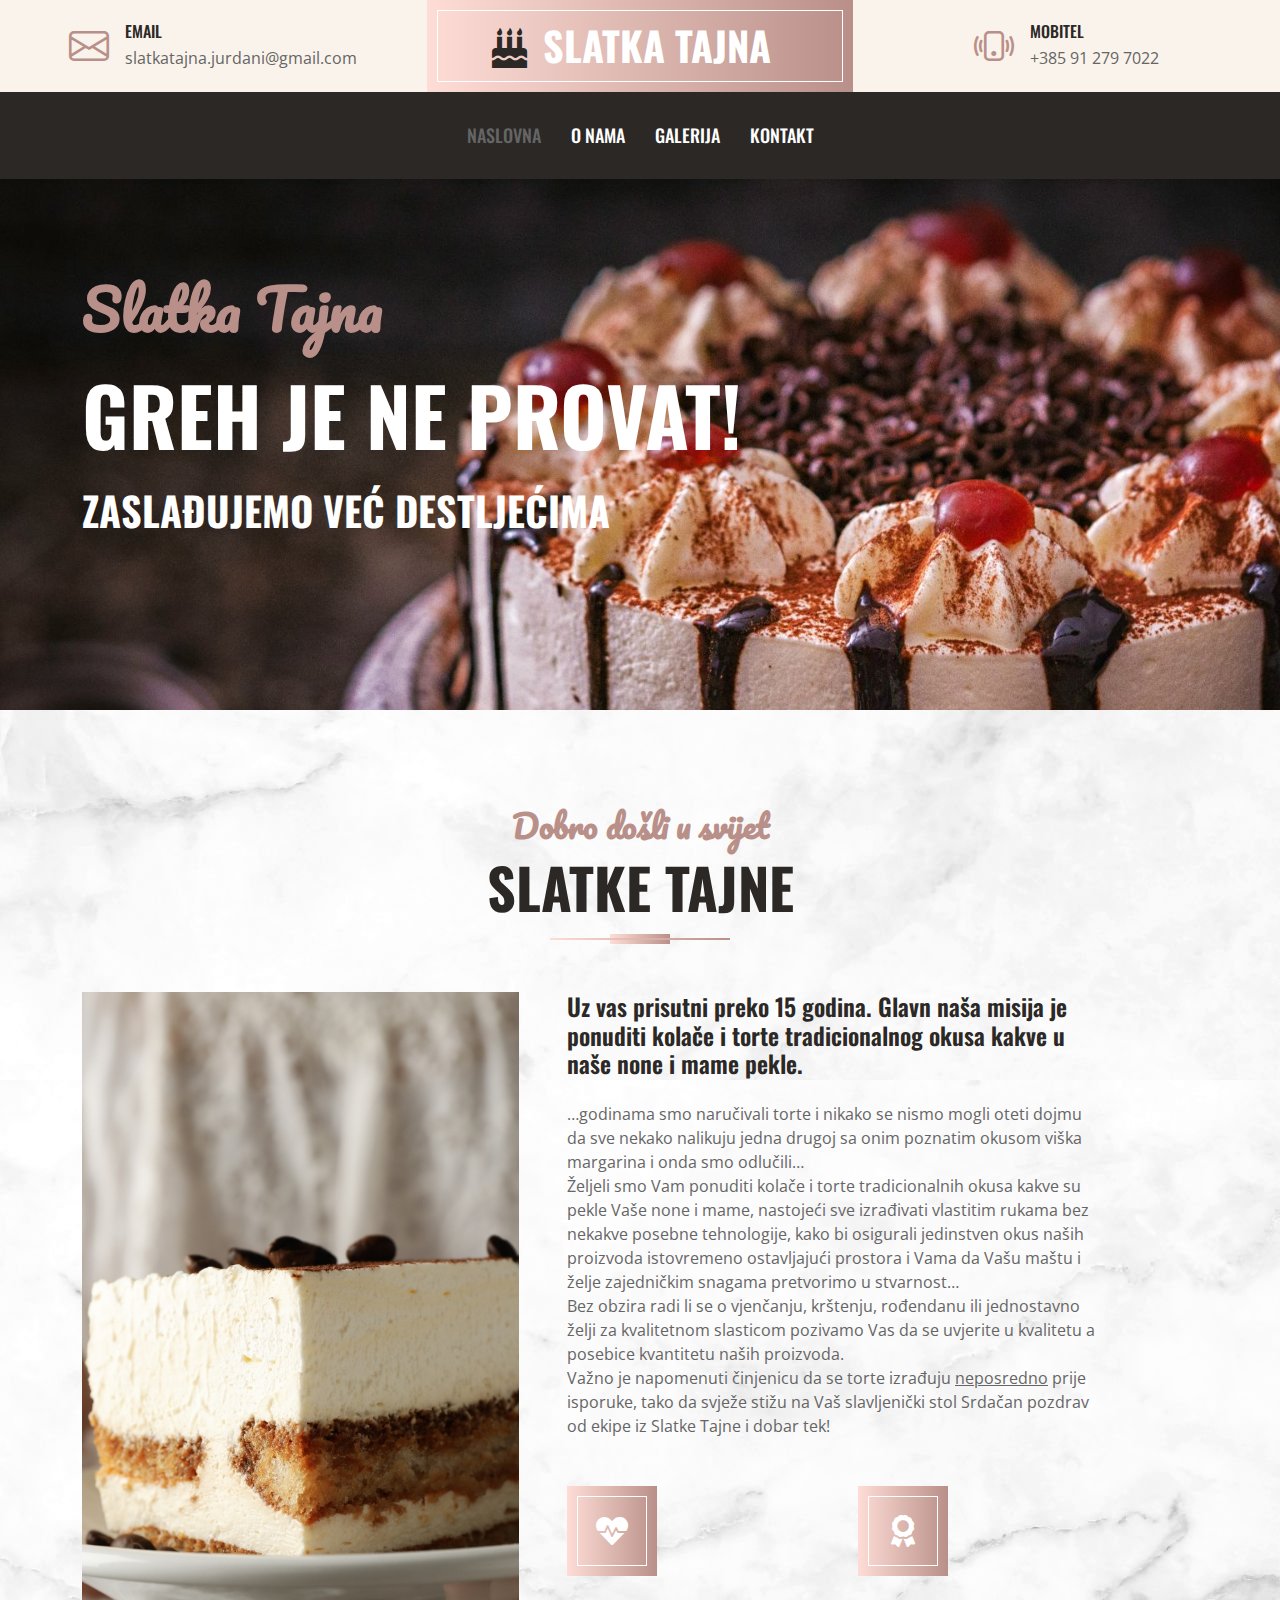
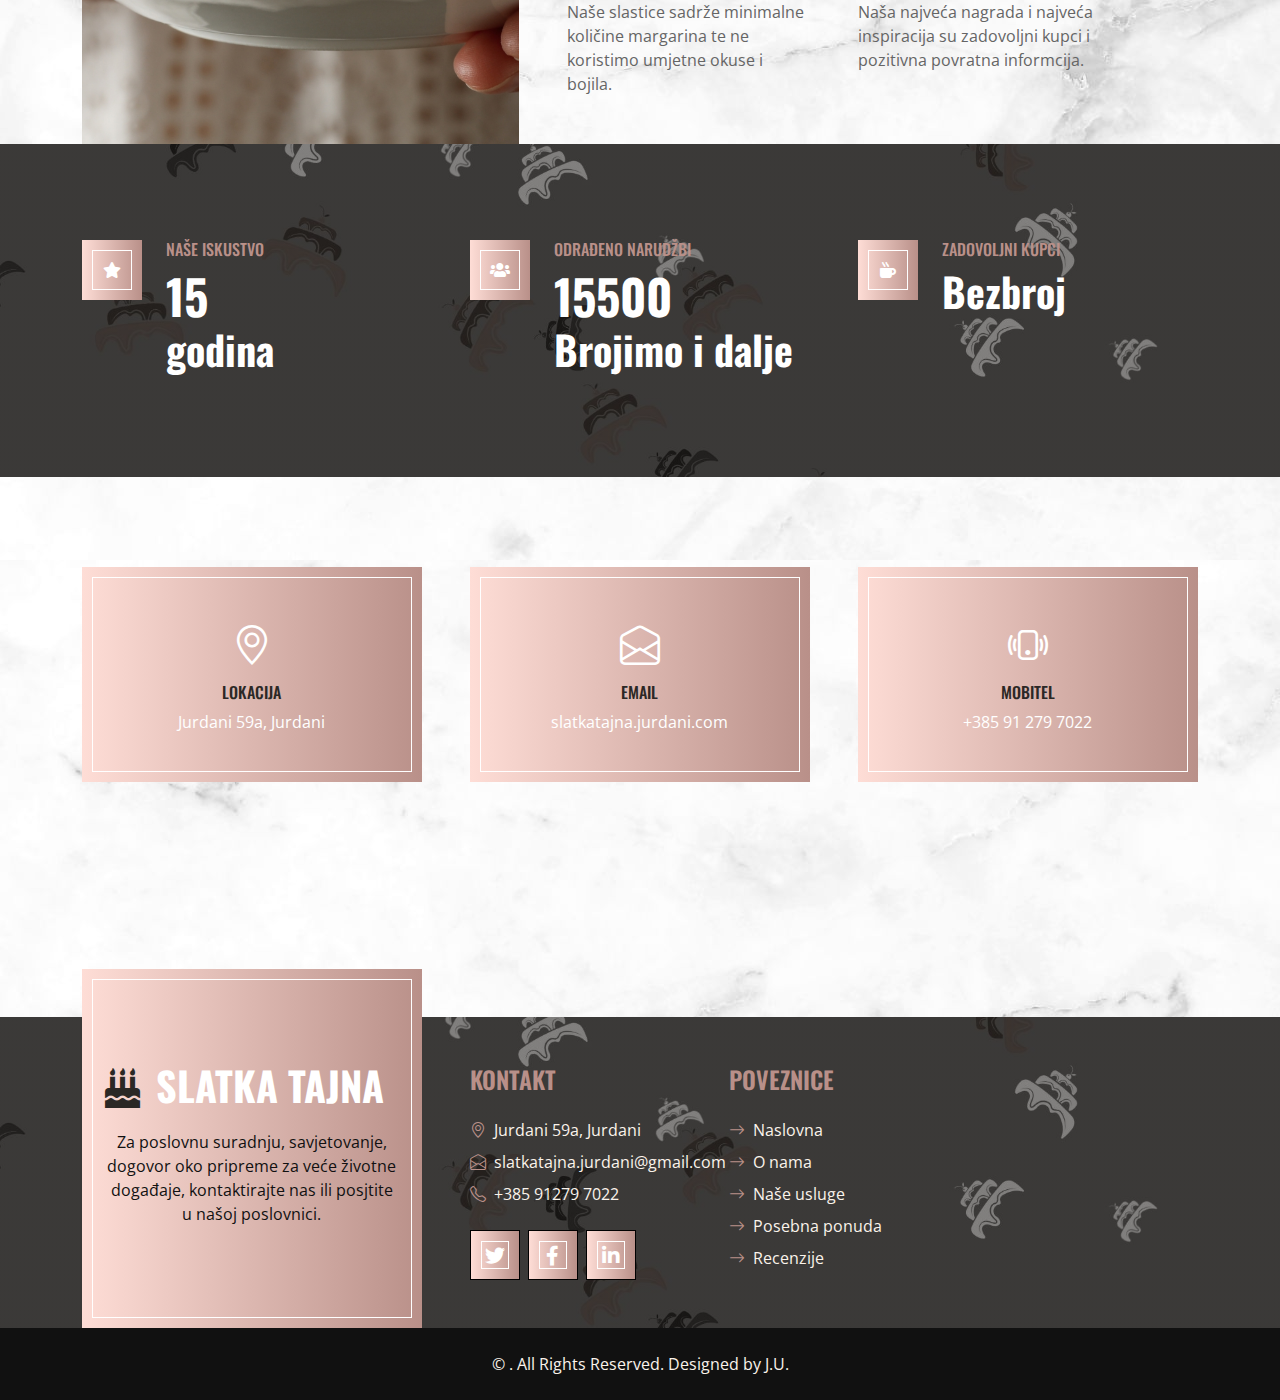
<file: about.html>
<!DOCTYPE html>
<html lang="en">

<head>
    <meta charset="utf-8">
    <title>Slatka Tajna</title>
    <meta content="width=device-width, initial-scale=1.0" name="viewport">
    <meta content="Free HTML Templates" name="keywords">
    <meta content="Free HTML Templates" name="description">

    <!-- Favicon -->
    <link href="img/favicon.ico" rel="icon">

    <!-- Google Web Fonts -->
    <link rel="preconnect" href="https://fonts.googleapis.com">
    <link rel="preconnect" href="https://fonts.gstatic.com" crossorigin>
    <link href="https://fonts.googleapis.com/css2?family=Open+Sans:wght@400;600&family=Oswald:wght@500;600;700&family=Pacifico&display=swap" rel="stylesheet"> 

    <!-- Icon Font Stylesheet -->
    <link href="https://cdnjs.cloudflare.com/ajax/libs/font-awesome/5.10.0/css/all.min.css" rel="stylesheet">
    <link href="https://cdn.jsdelivr.net/npm/bootstrap-icons@1.4.1/font/bootstrap-icons.css" rel="stylesheet">

    <!-- Libraries Stylesheet -->
    <link href="lib/owlcarousel/assets/owl.carousel.min.css" rel="stylesheet">

    <!-- Customized Bootstrap Stylesheet -->
    <link href="css/bootstrap.min.css" rel="stylesheet">

    <!-- Template Stylesheet -->
    <link href="css/style.css" rel="stylesheet">
</head>

<body class="body-body">
    <!-- Topbar Start -->
    <div class="container-fluid px-0 d-none d-lg-block">
        <div class="row gx-0">
            <div class="col-lg-4 text-center bg-secondary py-3">
                <div class="d-inline-flex align-items-center justify-content-center">
                    <i class="bi bi-envelope fs-1 text-primary me-3"></i>
                    <div class="text-start">
                        <h6 class="text-uppercase mb-1">Email </h6>
                        <span>slatkatajna.jurdani@gmail.com</span>
                    </div>
                </div>
            </div>
            <div class="col-lg-4 text-center bg-primary border-inner py-3 ">
                <div class="d-inline-flex align-items-center justify-content-center">
                    <a href="index.html" class="navbar-brand">
                        <h1 class="m-0 text-uppercase text-white" id="naslovna"><i class="fa fa-birthday-cake fs-1 text-dark me-3"></i>Slatka Tajna</h1>
                    </a>
                </div>
            </div>
            <div class="col-lg-4 text-center bg-secondary py-3">
                <div class="d-inline-flex align-items-center justify-content-center">
                    <i class="bi bi-phone-vibrate fs-1 text-primary me-3"></i>
                    <div class="text-start">
                        <h6 class="text-uppercase mb-1">Mobitel</h6>
                        <span>+385 91 279 7022</span>
                    </div>
                </div>
            </div>
        </div>
    </div>
    <!-- Topbar End -->


    <!-- Navbar Start -->
    <nav class="navbar navbar-expand-lg bg-dark navbar-dark shadow-sm py-3 py-lg-0 px-3 px-lg-0">
        <a href="index.html" class="navbar-brand d-block d-lg-none">
            <h1 class="m-0 text-uppercase text-white"><i class="fa fa-birthday-cake fs-1 text-primary me-3"></i>Slatka Tajna</h1>
        </a>
        <button class="navbar-toggler" type="button" data-bs-toggle="collapse" data-bs-target="#navbarCollapse">
            <span class="navbar-toggler-icon"></span>
        </button>
        <div class="collapse navbar-collapse" id="navbarCollapse">
            <div class="navbar-nav ms-auto mx-lg-auto py-0">
                <a href="index.html" class="nav-item nav-link active">Naslovna</a>
                <a href="about.html" class="nav-item nav-link">O nama</a>
                <a href="galerija.html" class="nav-item nav-link">Galerija</a>
                <!--<a href="team.html" class="nav-item nav-link">Master Chefs</a>
                <div class="nav-item dropdown">
                    <a href="#" class="nav-link dropdown-toggle" data-bs-toggle="dropdown">Pages</a>
                    <div class="dropdown-menu m-0">
                        <a href="service.html" class="dropdown-item">Our Service</a>
                        <a href="testimonial.html" class="dropdown-item">Testimonial</a>
                    </div>
                </div>-->
                <a href="contact.html" class="nav-item nav-link">Kontakt</a>
            </div>
        </div>
    </nav>
    <!-- Navbar End -->

    <!-- Page Header Start 
    <div class="container-fluid bg-dark bg-img p-5 mb-5" style="margin-bottom: 0rem !important;">
        <div class="row">
            <div class="col-12 text-center">
                <h1 class="display-4 text-uppercase text-white">O nama</h1>
                
                <i class="far fa-square text-primary px-2"></i>
                
            </div>
        </div>
    </div>
    <!-- Page Header End -->


    <!-- Hero Start -->
    <div class="container-fluid bg-primary py-5 mb-5 hero-header">
        <div class="container py-5">
            <div class="row justify-content-start">
                <div class="col-lg-8 text-center text-lg-start">
                    <h1 class="ST font-secondary text-primary mb-4">Slatka Tajna</h1>
                    <h1 class="display-1 text-uppercase text-white mb-4">Greh je ne provat!</h1>
                    <h1 class="text-uppercase text-white">Zaslađujemo već destljećima</h1><br>
                    <div class="d-flex align-items-center justify-content-center justify-content-lg-start pt-5">
                        <!--<a href="" class="btn btn-primary border-inner py-3 px-5 me-5"></a>
                        <button type="button" class="btn-play" data-bs-toggle="modal"
                            data-src="https://www.youtube.com/embed/DWRcNpR6Kdc" data-bs-target="#videoModal">
                            <span></span>
                        </button>
                        <h5 class="font-weight-normal text-white m-0 ms-4 d-none d-sm-block">Play Video</h5> -->
                    </div>
                </div>
            </div>
        </div>
    </div>
    <!-- Hero End -->



    <!-- About Start -->
    <div class="container-fluid pt-5">
        <div class="container">
            <div class="section-title position-relative text-center mx-auto mb-5 pb-3" style="max-width: 600px;">
                <h2 class="text-primary font-secondary">Dobro došli u svijet</h2>
                <h1 class="display-4 text-uppercase">Slatke Tajne</h1>
            </div>
            <div class="row gx-5">
                <div class="col-lg-5 mb-5 mb-lg-0" style="min-height: 400px;">
                    <div class="position-relative h-100">
                        <img class="position-absolute w-100 h-100" src="img/about.jpg" style="object-fit: cover;">
                    </div>
                </div>
                <div class="col-lg-6 pb-5"  style="align-items: center;">
                    <h4 class="mb-4">Uz vas prisutni preko 15 godina. Glavn naša misija je ponuditi kolače i torte tradicionalnog okusa kakve u naše none i mame pekle.</h4>
                    <p class="mb-5">…godinama smo naručivali torte i nikako se nismo mogli oteti dojmu da sve nekako nalikuju jedna drugoj sa onim poznatim okusom viška margarina i onda smo odlučili…<br>
                        Željeli smo Vam ponuditi kolače i torte tradicionalnih okusa kakve su pekle Vaše none i mame, nastojeći sve izrađivati vlastitim rukama bez nekakve posebne tehnologije, 
                        kako bi osigurali jedinstven okus naših proizvoda istovremeno ostavljajući prostora i Vama da Vašu maštu i želje zajedničkim snagama pretvorimo u stvarnost…<br>
                        Bez obzira radi li se o vjenčanju, krštenju, rođendanu ili jednostavno želji za kvalitetnom slasticom pozivamo Vas da se uvjerite u kvalitetu a posebice kvantitetu naših proizvoda.<br>

                        Važno je napomenuti činjenicu da se torte izrađuju <u>neposredno</u> prije isporuke, tako da svježe stižu na Vaš slavljenički stol Srdačan pozdrav od ekipe iz Slatke Tajne i dobar tek! 
                    </p>
                    <div class="row g-5">
                        <div class="col-sm-6">
                            <div class="d-flex align-items-center justify-content-center bg-primary border-inner mb-4" style="width: 90px; height: 90px;">
                                <i class="fa fa-heartbeat fa-2x text-white"></i>
                            </div>
                            <h4 class="text-uppercase"></h4>
                            <p class="mb-0">Naše slastice sadrže minimalne količine margarina te ne koristimo umjetne okuse i bojila.</p>
                        </div>
                        <div class="col-sm-6">
                            <div class="d-flex align-items-center justify-content-center bg-primary border-inner mb-4" style="width: 90px; height: 90px;">
                                <i class="fa fa-award fa-2x text-white"></i>
                            </div>
                            <h4 class="text-uppercase"></h4>
                            <p class="mb-0">Naša najveća nagrada i najveća inspiracija su zadovoljni kupci i pozitivna povratna informcija.</p>
                        </div>
                    </div>
                </div>
            </div>
        </div>
    </div>
    <!-- About End -->


     <!-- Facts Start -->
     <div class="container-fluid bg-img py-5 mb-5">
        <div class="container py-5">
            <div class="row gx-5 gy-4">
                <div class="col-lg-4 col-md-6">
                    <div class="d-flex">
                        <div class="bg-primary border-inner d-flex align-items-center justify-content-center mb-3" style="width: 60px; height: 60px;">
                            <i class="fa fa-star text-white"></i>
                        </div>
                        <div class="ps-4">
                            <h6 class="text-primary text-uppercase">Naše iskustvo</h6>
                            <h1 class="display-5 text-white mb-0" data-toggle="counter-up">15</h1><h1 class="text-white">godina</h1>
                        </div>
                    </div>
                </div>
                <div class="col-lg-4 col-md-6">
                    <div class="d-flex">
                        <div class="bg-primary border-inner d-flex align-items-center justify-content-center mb-3" style="width: 60px; height: 60px;">
                            <i class="fa fa-users text-white"></i>
                        </div>
                        <div class="ps-4">
                            <h6 class="text-primary text-uppercase">Odrađeno narudžbi</h6>
                            <h1 class="display-5 text-white mb-0" data-toggle="counter-up">15500</h1><h1 class="text-white">Brojimo i dalje</h1>
                        </div>
                    </div>
                </div>
                <!--<div class="col-lg-3 col-md-6">
                    <div class="d-flex">
                        <div class="bg-primary border-inner d-flex align-items-center justify-content-center mb-3" style="width: 60px; height: 60px;">
                            <i class="fa fa-check text-white"></i>
                        </div>
                        <div class="ps-4">
                            <h6 class="text-primary text-uppercase">Complete Project</h6>
                            <h1 class="display-5 text-white mb-0" data-toggle="counter-up">12345</h1>
                        </div>
                    </div>
                </div>-->
                <div class="col-lg-4 col-md-6">
                    <div class="d-flex">
                        <div class="bg-primary border-inner d-flex align-items-center justify-content-center mb-3" style="width: 60px; height: 60px;">
                            <i class="fa fa-mug-hot text-white"></i>
                        </div>
                        <div class="ps-4">
                            <h6 class="text-primary text-uppercase">Zadovoljni kupci</h6>
                            <!--<h1 class="display-5 text-white mb-0" data-toggle="counter-up"></h1>--><h1 class="text-white">Bezbroj</h1>
                        </div>
                    </div>
                </div>
            </div>
        </div>
    </div>
    <!-- Facts End -->

     <!-- Contact Start -->
     <div class="container-fluid contact1 position-relative px-5" style="margin-top: 90px;">
        <div class="container">
            <div class="row g-5 mb-5">
                <div class="col-lg-4 col-md-6">
                    <div class="bg-primary border-inner text-center text-white p-5">
                        <i class="bi bi-geo-alt fs-1 text-white"></i>
                        <h6 class="text-uppercase my-2">Lokacija</h6>
                        <span>Jurdani 59a, Jurdani</span>
                    </div>
                </div>
                <div class="col-lg-4 col-md-6">
                    <div class="bg-primary border-inner text-center text-white p-5">
                        <i class="bi bi-envelope-open fs-1 text-white"></i>
                        <h6 class="text-uppercase my-2">Email</h6>
                        <span>slatkatajna.jurdani.com</span>
                    </div>
                </div>
                <div class="col-lg-4 col-md-6">
                    <div class="bg-primary border-inner text-center text-white p-5">
                        <i class="bi bi-phone-vibrate fs-1 text-white"></i>
                        <h6 class="text-uppercase my-2">Mobitel</h6>
                        <span>+385 91 279 7022</span>
                    </div>
                </div>
            </div>
        </div>
    </div>
    <!-- Contact End -->



   <!-- Footer Start -->
   <div class="container-fluid bg-dark bg-img text-secondary" style="margin-top: 235px">
    <div class="container">
        <div class="row gx-5">
            <div class="col-lg-4 col-md-6 mt-lg-n5">
                <div class="d-flex flex-column align-items-center justify-content-center text-center h-100 bg-primary border-inner p-4">
                    <a href="index.html" class="navbar-brand">
                        <h1 class="m-0 text-uppercase text-white"><i class="fa fa-birthday-cake fs-1 text-dark me-3"></i>SLatka Tajna</h1>
                    </a>
                    <p class="mt-3" style="color: #111111;">Za poslovnu suradnju, savjetovanje, dogovor oko pripreme za veće životne događaje, kontaktirajte nas ili posjtite u našoj poslovnici. </p>
                </div>
            </div>
            <div class="col-lg-8 col-md-6">
                <div class="row gx-5">
                    <div class="col-lg-4 col-md-12 pt-5 mb-5">
                        <h4 class="text-primary text-uppercase mb-4">Kontakt</h4>
                        <div class="d-flex mb-2">
                            <i class="bi bi-geo-alt text-primary me-2"></i>
                            <p class="mb-0">Jurdani 59a, Jurdani</p>
                        </div>
                        <div class="d-flex mb-2">
                            <i class="bi bi-envelope-open text-primary me-2"></i>
                            <p class="mb-0">slatkatajna.jurdani@gmail.com</p>
                        </div>
                        <div class="d-flex mb-2">
                            <i class="bi bi-telephone text-primary me-2"></i>
                            <p class="mb-0">+385 91279 7022</p>
                        </div>
                        <div class="d-flex mt-4">
                            <a class="btn btn-lg btn-primary btn-lg-square border-inner rounded-0 me-2" href="#"><i class="fab fa-twitter fw-normal"></i></a>
                            <a class="btn btn-lg btn-primary btn-lg-square border-inner rounded-0 me-2" href="#"><i class="fab fa-facebook-f fw-normal"></i></a>
                            <a class="btn btn-lg btn-primary btn-lg-square border-inner rounded-0 me-2" href="#"><i class="fab fa-linkedin-in fw-normal"></i></a>
                        </div>
                    </div>
                    <div class="col-lg-4 col-md-12 pt-0 pt-lg-5 mb-5">
                        <h4 class="text-primary text-uppercase mb-4">Poveznice</h4>
                        <div class="d-flex flex-column justify-content-start">
                            <a class="text-secondary mb-2" href="#naslovna"><i class="bi bi-arrow-right text-primary me-2"></i>Naslovna</a>
                            <a class="text-secondary mb-2" href="#onama"><i class="bi bi-arrow-right text-primary me-2"></i>O nama</a>
                            <a class="text-secondary mb-2" href="#naseusluge"><i class="bi bi-arrow-right text-primary me-2"></i>Naše usluge</a>
                            <a class="text-secondary mb-2" href="#posebnaponuda"><i class="bi bi-arrow-right text-primary me-2"></i>Posebna ponuda</a>
                            <a class="text-secondary mb-2" href="#recenzije"><i class="bi bi-arrow-right text-primary me-2"></i>Recenzije</a>
                        </div>
                    </div>
                    <div class="col-lg-4 col-md-12 pt-0 pt-lg-5 mb-5">
                        <!--<h4 class="text-primary text-uppercase mb-4">Newsletter</h4>
                        <p>Amet justo diam dolor rebum lorem sit stet sea justo kasd</p>
                        <form action="">
                            <div class="input-group">
                                <input type="text" class="form-control border-white p-3" placeholder="Your Email">
                                <button class="btn btn-primary">Sign Up</button>-->
                            </div>
                        </form>
                    </div>
                </div>
            </div>
        </div>
    </div>
</div>
<div class="container-fluid text-secondary py-4" style="background: #111111;">
    <div class="container text-center">
        <p class="mb-0">&copy; <a class="text-white border-bottom" href="#"></a>. All Rights Reserved. Designed by J.U.<a class="text-white border-bottom" href=""></a></p>
    </div>
</div>
<!-- Footer End -->



    <!-- Back to Top -->
    <a href="#" class="btn btn-primary border-inner py-3 fs-4 back-to-top"><i class="bi bi-arrow-up"></i></a>


    <!-- JavaScript Libraries -->
    <script src="https://code.jquery.com/jquery-3.4.1.min.js"></script>
    <script src="https://cdn.jsdelivr.net/npm/bootstrap@5.0.0/dist/js/bootstrap.bundle.min.js"></script>
    <script src="lib/easing/easing.min.js"></script>
    <script src="lib/waypoints/waypoints.min.js"></script>
    <script src="lib/counterup/counterup.min.js"></script>
    <script src="lib/owlcarousel/owl.carousel.min.js"></script>

    <!-- Template Javascript -->
    <script src="js/main.js"></script>
</body>

</html>
</file>
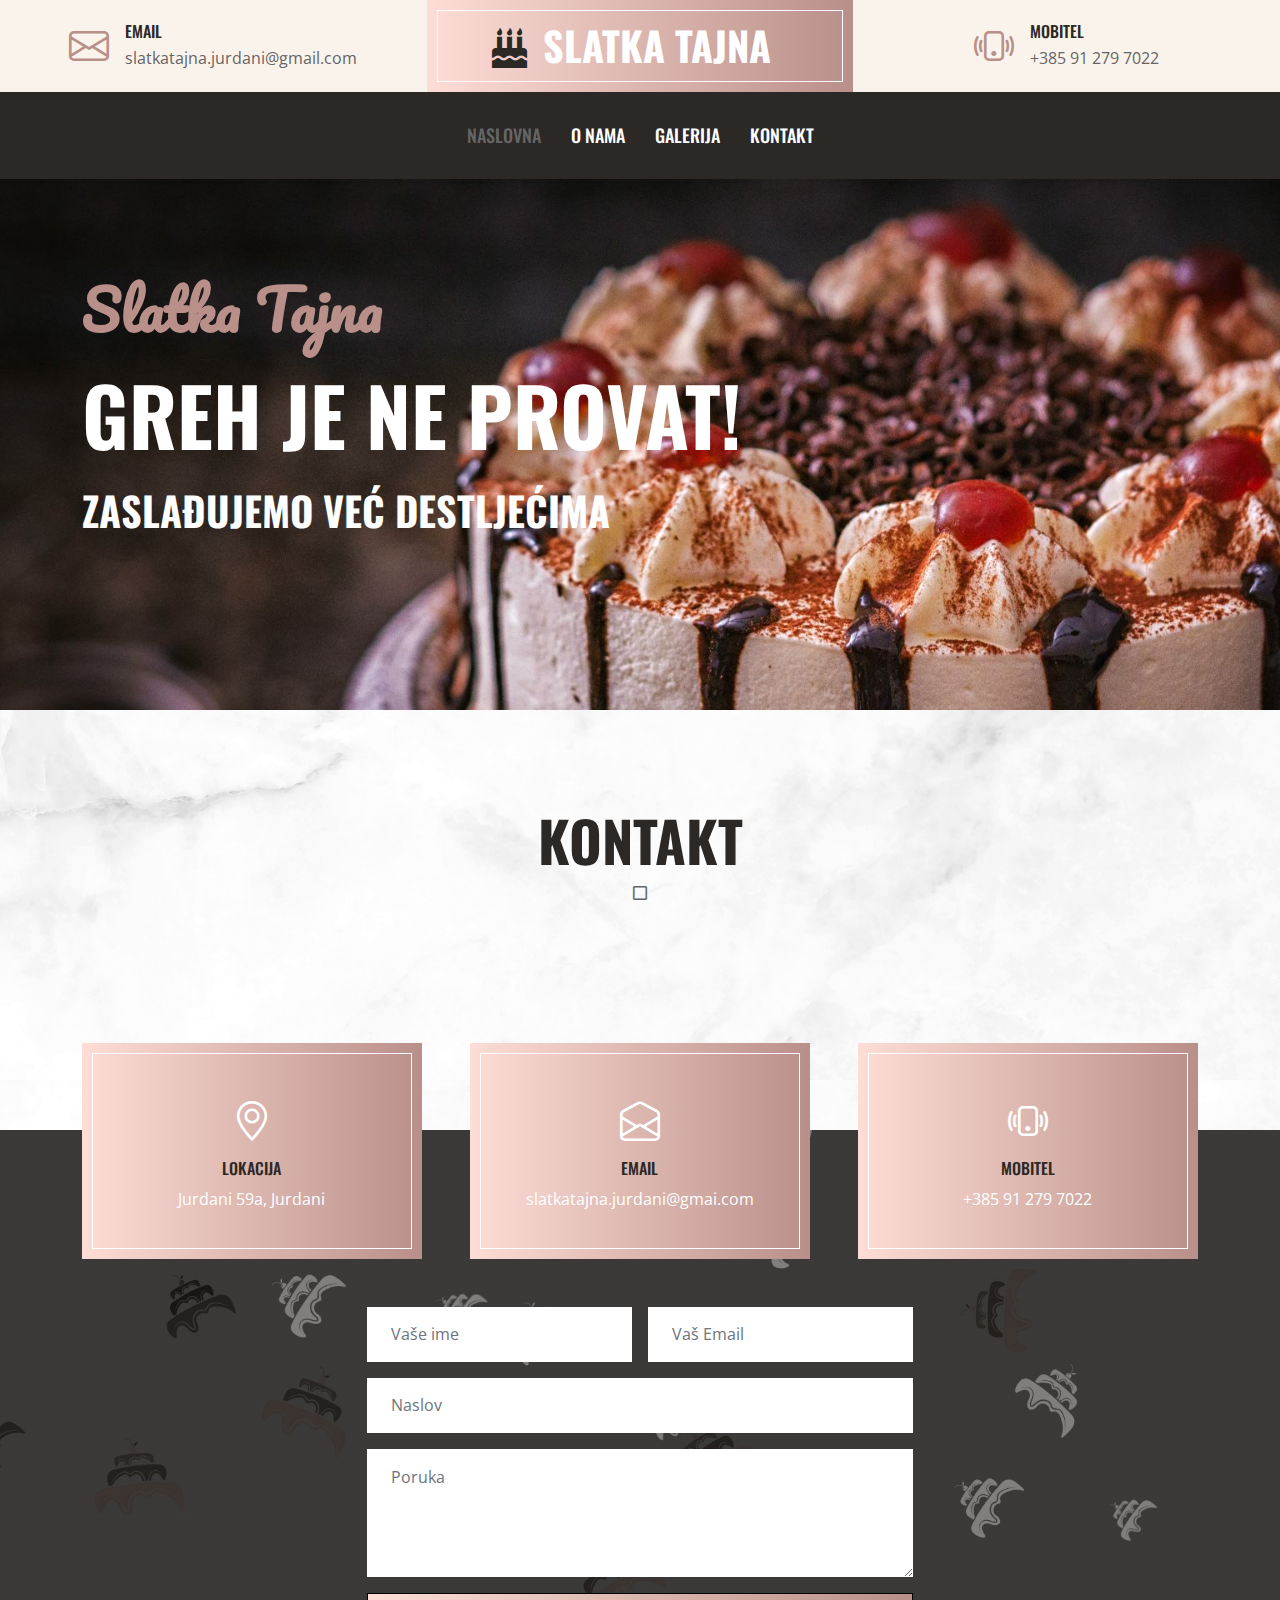
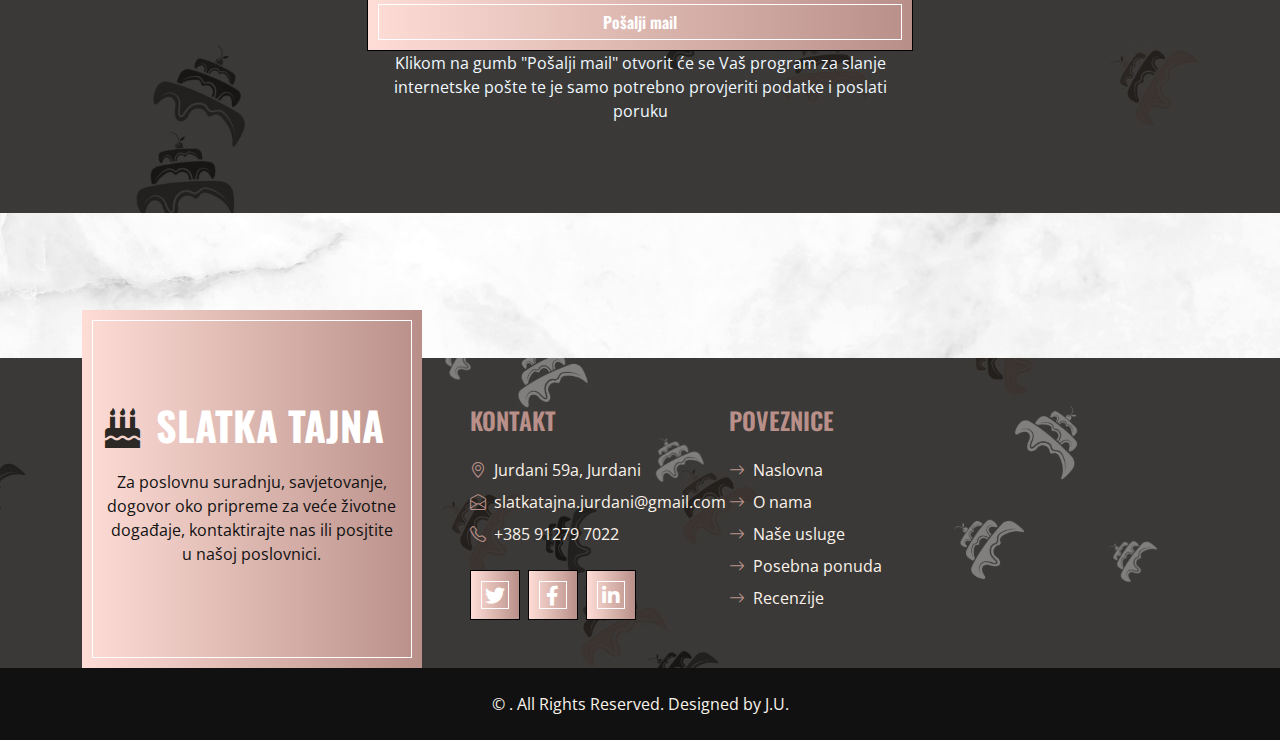
<file: contact.html>
<!DOCTYPE html>
<html lang="en">

<head>
    <meta charset="utf-8">
    <title>Slatka Tajna</title>
    <meta content="width=device-width, initial-scale=1.0" name="viewport">
    <meta content="Free HTML Templates" name="keywords">
    <meta content="Free HTML Templates" name="description">

    <!-- Favicon -->
    <link href="img/favicon.ico" rel="icon">

    <!-- Google Web Fonts -->
    <link rel="preconnect" href="https://fonts.googleapis.com">
    <link rel="preconnect" href="https://fonts.gstatic.com" crossorigin>
    <link href="https://fonts.googleapis.com/css2?family=Open+Sans:wght@400;600&family=Oswald:wght@500;600;700&family=Pacifico&display=swap" rel="stylesheet"> 

    <!-- Icon Font Stylesheet -->
    <link href="https://cdnjs.cloudflare.com/ajax/libs/font-awesome/5.10.0/css/all.min.css" rel="stylesheet">
    <link href="https://cdn.jsdelivr.net/npm/bootstrap-icons@1.4.1/font/bootstrap-icons.css" rel="stylesheet">

    <!-- Libraries Stylesheet -->
    <link href="lib/owlcarousel/assets/owl.carousel.min.css" rel="stylesheet">

    <!-- Customized Bootstrap Stylesheet -->
    <link href="css/bootstrap.min.css" rel="stylesheet">

    <!-- Template Stylesheet -->
    <link href="css/style.css" rel="stylesheet">
</head>

<body class="body-body">
    <!-- Topbar Start -->
    <div class="container-fluid px-0 d-none d-lg-block">
        <div class="row gx-0">
            <div class="col-lg-4 text-center bg-secondary py-3">
                <div class="d-inline-flex align-items-center justify-content-center">
                    <i class="bi bi-envelope fs-1 text-primary me-3"></i>
                    <div class="text-start">
                        <h6 class="text-uppercase mb-1">Email </h6>
                        <span>slatkatajna.jurdani@gmail.com</span>
                    </div>
                </div>
            </div>
            <div class="col-lg-4 text-center bg-primary border-inner py-3 ">
                <div class="d-inline-flex align-items-center justify-content-center">
                    <a href="index.html" class="navbar-brand">
                        <h1 class="m-0 text-uppercase text-white" id="naslovna"><i class="fa fa-birthday-cake fs-1 text-dark me-3"></i>Slatka Tajna</h1>
                    </a>
                </div>
            </div>
            <div class="col-lg-4 text-center bg-secondary py-3">
                <div class="d-inline-flex align-items-center justify-content-center">
                    <i class="bi bi-phone-vibrate fs-1 text-primary me-3"></i>
                    <div class="text-start">
                        <h6 class="text-uppercase mb-1">Mobitel</h6>
                        <span>+385 91 279 7022</span>
                    </div>
                </div>
            </div>
        </div>
    </div>
    <!-- Topbar End -->


    <!-- Navbar Start -->
    <nav class="navbar navbar-expand-lg bg-dark navbar-dark shadow-sm py-3 py-lg-0 px-3 px-lg-0">
        <a href="index.html" class="navbar-brand d-block d-lg-none">
            <h1 class="m-0 text-uppercase text-white"><i class="fa fa-birthday-cake fs-1 text-primary me-3"></i>Slatka Tajna</h1>
        </a>
        <button class="navbar-toggler" type="button" data-bs-toggle="collapse" data-bs-target="#navbarCollapse">
            <span class="navbar-toggler-icon"></span>
        </button>
        <div class="collapse navbar-collapse" id="navbarCollapse">
            <div class="navbar-nav ms-auto mx-lg-auto py-0">
                <a href="index.html" class="nav-item nav-link active">Naslovna</a>
                <a href="about.html" class="nav-item nav-link">O nama</a>
                <a href="galerija.html" class="nav-item nav-link">Galerija</a>
                <!--<a href="team.html" class="nav-item nav-link">Master Chefs</a>
                <div class="nav-item dropdown">
                    <a href="#" class="nav-link dropdown-toggle" data-bs-toggle="dropdown">Pages</a>
                    <div class="dropdown-menu m-0">
                        <a href="service.html" class="dropdown-item">Our Service</a>
                        <a href="testimonial.html" class="dropdown-item">Testimonial</a>
                    </div>
                </div>-->
                <a href="contact.html" class="nav-item nav-link">Kontakt</a>
            </div>
        </div>
    </nav>
    <!-- Navbar End -->


    <!-- Hero Start -->
    <div class="container-fluid bg-primary py-5 mb-5 hero-header">
        <div class="container py-5">
            <div class="row justify-content-start">
                <div class="col-lg-8 text-center text-lg-start">
                    <h1 class="ST font-secondary text-primary mb-4">Slatka Tajna</h1>
                    <h1 class="display-1 text-uppercase text-white mb-4">Greh je ne provat!</h1>
                    <h1 class="text-uppercase text-white">Zaslađujemo već destljećima</h1><br>
                    <div class="d-flex align-items-center justify-content-center justify-content-lg-start pt-5">
                        <!--<a href="" class="btn btn-primary border-inner py-3 px-5 me-5">Read More</a>
                        <button type="button" class="btn-play" data-bs-toggle="modal"
                            data-src="https://www.youtube.com/embed/DWRcNpR6Kdc" data-bs-target="#videoModal">
                            <span></span>
                        </button>
                        <h5 class="font-weight-normal text-white m-0 ms-4 d-none d-sm-block">Play Video</h5> -->
                    </div>
                </div>
            </div>
        </div>
    </div>
    <!-- Hero End -->

    <!-- Page Header Start -->
    <div class="container-fluid p-5 mb-5">
        <div class="row">
            <div class="col-12 text-center">
                <h1 class="display-4 text-uppercase text-black" >Kontakt</h1>
                <a href=""></a>
                <i class="far fa-square px-2"></i>
                <a href=""></a>
            </div>
        </div>
    </div>
    <!-- Page Header End -->


    <!-- Contact Start -->
    <div class="container-fluid contact position-relative px-5" style="margin-top: 90px;">
        <div class="container">
            <div class="row g-5 mb-5">
                <div class="col-lg-4 col-md-6">
                    <div class="bg-primary border-inner text-center text-white p-5">
                        <i class="bi bi-geo-alt fs-1 text-white"></i>
                        <h6 class="text-uppercase my-2">Lokacija</h6>
                        <span>Jurdani 59a, Jurdani</span>
                    </div>
                </div>
                <div class="col-lg-4 col-md-6">
                    <div class="bg-primary border-inner text-center text-white p-5">
                        <i class="bi bi-envelope-open fs-1 text-white"></i>
                        <h6 class="text-uppercase my-2">Email</h6>
                        <span>slatkatajna.jurdani@gmai.com</span>
                    </div>
                </div>
                <div class="col-lg-4 col-md-6">
                    <div class="bg-primary border-inner text-center text-white p-5">
                        <i class="bi bi-phone-vibrate fs-1 text-white"></i>
                        <h6 class="text-uppercase my-2">Mobitel</h6>
                        <span>+385 91 279 7022</span>
                    </div>
                </div>
            </div>
            <div class="row justify-content-center">
                <div class="col-lg-6">
                    <form action="mailto:josipuremovic1234@gmail.com" method="post" enctype="text/plain">
                        <div class="row g-3">
                            <div class="col-sm-6">
                                <input type="text" name="Ime" class="form-control bg-light border-0 px-4" placeholder="Vaše ime" style="height: 55px;">
                            </div>
                            <div class="col-sm-6">
                                <input type="email" name="Email" class="form-control bg-light border-0 px-4" placeholder="Vaš Email" style="height: 55px;">
                            </div>
                            <div class="col-sm-12">
                                <input type="text" name="Naslov" class="form-control bg-light border-0 px-4" placeholder="Naslov" style="height: 55px;">
                            </div>
                            <div class="col-sm-12">
                                <textarea name="Poruka" class="form-control bg-light border-0 px-4 py-3" rows="4" placeholder="Poruka"></textarea>
                            </div>
                            <div class="col-sm-12">
                                <button class="btn btn-primary border-inner w-100 py-3" type="submit">Pošalji mail</button>
                            </div>
                        </div>
                    </form>
                    <div class="container text-center">
                        <p class="mb-0" style="color: aliceblue;">Klikom na gumb "Pošalji mail" otvorit će se Vaš program za slanje internetske pošte te je samo potrebno provjeriti podatke i poslati poruku</p>
                    </div>
                </div>
            </div>
        </div>
    </div>
    <!-- Contact End -->

    <!-- Footer Start -->
   <div class="container-fluid bg-dark bg-img text-secondary" style="margin-top: 235px">
    <div class="container">
        <div class="row gx-5">
            <div class="col-lg-4 col-md-6 mt-lg-n5">
                <div class="d-flex flex-column align-items-center justify-content-center text-center h-100 bg-primary border-inner p-4">
                    <a href="index.html" class="navbar-brand">
                        <h1 class="m-0 text-uppercase text-white"><i class="fa fa-birthday-cake fs-1 text-dark me-3"></i>SLatka Tajna</h1>
                    </a>
                    <p class="mt-3" style="color: #111111;">Za poslovnu suradnju, savjetovanje, dogovor oko pripreme za veće životne događaje, kontaktirajte nas ili posjtite u našoj poslovnici. </p>
                </div>
            </div>
            <div class="col-lg-8 col-md-6">
                <div class="row gx-5">
                    <div class="col-lg-4 col-md-12 pt-5 mb-5">
                        <h4 class="text-primary text-uppercase mb-4">Kontakt</h4>
                        <div class="d-flex mb-2">
                            <i class="bi bi-geo-alt text-primary me-2"></i>
                            <p class="mb-0">Jurdani 59a, Jurdani</p>
                        </div>
                        <div class="d-flex mb-2">
                            <i class="bi bi-envelope-open text-primary me-2"></i>
                            <p class="mb-0">slatkatajna.jurdani@gmail.com</p>
                        </div>
                        <div class="d-flex mb-2">
                            <i class="bi bi-telephone text-primary me-2"></i>
                            <p class="mb-0">+385 91279 7022</p>
                        </div>
                        <div class="d-flex mt-4">
                            <a class="btn btn-lg btn-primary btn-lg-square border-inner rounded-0 me-2" href="#"><i class="fab fa-twitter fw-normal"></i></a>
                            <a class="btn btn-lg btn-primary btn-lg-square border-inner rounded-0 me-2" href="#"><i class="fab fa-facebook-f fw-normal"></i></a>
                            <a class="btn btn-lg btn-primary btn-lg-square border-inner rounded-0 me-2" href="#"><i class="fab fa-linkedin-in fw-normal"></i></a>
                        </div>
                    </div>
                    <div class="col-lg-4 col-md-12 pt-0 pt-lg-5 mb-5">
                        <h4 class="text-primary text-uppercase mb-4">Poveznice</h4>
                        <div class="d-flex flex-column justify-content-start">
                            <a class="text-secondary mb-2" href="#naslovna"><i class="bi bi-arrow-right text-primary me-2"></i>Naslovna</a>
                            <a class="text-secondary mb-2" href="#onama"><i class="bi bi-arrow-right text-primary me-2"></i>O nama</a>
                            <a class="text-secondary mb-2" href="#naseusluge"><i class="bi bi-arrow-right text-primary me-2"></i>Naše usluge</a>
                            <a class="text-secondary mb-2" href="#posebnaponuda"><i class="bi bi-arrow-right text-primary me-2"></i>Posebna ponuda</a>
                            <a class="text-secondary mb-2" href="#recenzije"><i class="bi bi-arrow-right text-primary me-2"></i>Recenzije</a>
                        </div>
                    </div>
                    <div class="col-lg-4 col-md-12 pt-0 pt-lg-5 mb-5">
                        <!--<h4 class="text-primary text-uppercase mb-4">Newsletter</h4>
                        <p>Amet justo diam dolor rebum lorem sit stet sea justo kasd</p>
                        <form action="">
                            <div class="input-group">
                                <input type="text" class="form-control border-white p-3" placeholder="Your Email">
                                <button class="btn btn-primary">Sign Up</button>-->
                            </div>
                        </form>
                    </div>
                </div>
            </div>
        </div>
    </div>
</div>
<div class="container-fluid text-secondary py-4" style="background: #111111;">
    <div class="container text-center">
        <p class="mb-0">&copy; <a class="text-white border-bottom" href="#"></a>. All Rights Reserved. Designed by J.U.<a class="text-white border-bottom" href=""></a></p>
    </div>
</div>
<!-- Footer End -->



    <!-- Footer Start 
    <div class="container-fluid bg-dark bg-img text-secondary" style="margin-top: 235px">
        <div class="container">
            <div class="row gx-5">
                <div class="col-lg-4 col-md-6 mt-lg-n5">
                    <div class="d-flex flex-column align-items-center justify-content-center text-center h-100 bg-primary border-inner p-4">
                        <a href="index.html" class="navbar-brand">
                            <h1 class="m-0 text-uppercase text-white"><i class="fa fa-birthday-cake fs-1 text-dark me-3"></i>CakeZone</h1>
                        </a>
                        <p class="mt-3">Lorem diam sit erat dolor elitr et, diam lorem justo labore amet clita labore stet eos magna sit. Elitr dolor eirmod duo tempor lorem, elitr clita ipsum sea. Nonumy rebum et takimata ea takimata amet gubergren, erat rebum magna lorem stet eos. Diam amet et kasd eos duo dolore no.</p>
                    </div>
                </div>
                <div class="col-lg-8 col-md-6">
                    <div class="row gx-5">
                        <div class="col-lg-4 col-md-12 pt-5 mb-5">
                            <h4 class="text-primary text-uppercase mb-4">Get In Touch</h4>
                            <div class="d-flex mb-2">
                                <i class="bi bi-geo-alt text-primary me-2"></i>
                                <p class="mb-0">123 Street, New York, USA</p>
                            </div>
                            <div class="d-flex mb-2">
                                <i class="bi bi-envelope-open text-primary me-2"></i>
                                <p class="mb-0">info@example.com</p>
                            </div>
                            <div class="d-flex mb-2">
                                <i class="bi bi-telephone text-primary me-2"></i>
                                <p class="mb-0">+012 345 67890</p>
                            </div>
                            <div class="d-flex mt-4">
                                <a class="btn btn-lg btn-primary btn-lg-square border-inner rounded-0 me-2" href="#"><i class="fab fa-twitter fw-normal"></i></a>
                                <a class="btn btn-lg btn-primary btn-lg-square border-inner rounded-0 me-2" href="#"><i class="fab fa-facebook-f fw-normal"></i></a>
                                <a class="btn btn-lg btn-primary btn-lg-square border-inner rounded-0 me-2" href="#"><i class="fab fa-linkedin-in fw-normal"></i></a>
                            </div>
                        </div>
                        <div class="col-lg-4 col-md-12 pt-0 pt-lg-5 mb-5">
                            <h4 class="text-primary text-uppercase mb-4">Quick Links</h4>
                            <div class="d-flex flex-column justify-content-start">
                                <a class="text-secondary mb-2" href="#"><i class="bi bi-arrow-right text-primary me-2"></i>Home</a>
                                <a class="text-secondary mb-2" href="#"><i class="bi bi-arrow-right text-primary me-2"></i>About Us</a>
                                <a class="text-secondary mb-2" href="#"><i class="bi bi-arrow-right text-primary me-2"></i>Our Services</a>
                                <a class="text-secondary mb-2" href="#"><i class="bi bi-arrow-right text-primary me-2"></i>Meet The Team</a>
                                <a class="text-secondary mb-2" href="#"><i class="bi bi-arrow-right text-primary me-2"></i>Latest Blog</a>
                                <a class="text-secondary" href="#"><i class="bi bi-arrow-right text-primary me-2"></i>Contact Us</a>
                            </div>
                        </div>
                        <div class="col-lg-4 col-md-12 pt-0 pt-lg-5 mb-5">
                            <h4 class="text-primary text-uppercase mb-4">Newsletter</h4>
                            <p>Amet justo diam dolor rebum lorem sit stet sea justo kasd</p>
                            <form action="">
                                <div class="input-group">
                                    <input type="text" class="form-control border-white p-3" placeholder="Your Email">
                                    <button class="btn btn-primary">Sign Up</button>
                                </div>
                            </form>
                        </div>
                    </div>
                </div>
            </div>
        </div>
    </div>
    <div class="container-fluid text-secondary py-4" style="background: #111111;">
        <div class="container text-center">
            <p class="mb-0">&copy; <a class="text-white border-bottom" href="#">Your Site Name</a>. All Rights Reserved. Designed by <a class="text-white border-bottom" href="https://htmlcodex.com">HTML Codex</a></p>
        </div>
    </div>
    <!-- Footer End -->


    <!-- Back to Top -->
    <a href="#" class="btn btn-primary border-inner py-3 fs-4 back-to-top"><i class="bi bi-arrow-up"></i></a>


    <!-- JavaScript Libraries -->
    <script src="https://code.jquery.com/jquery-3.4.1.min.js"></script>
    <script src="https://cdn.jsdelivr.net/npm/bootstrap@5.0.0/dist/js/bootstrap.bundle.min.js"></script>
    <script src="lib/easing/easing.min.js"></script>
    <script src="lib/waypoints/waypoints.min.js"></script>
    <script src="lib/counterup/counterup.min.js"></script>
    <script src="lib/owlcarousel/owl.carousel.min.js"></script>

    <!-- Template Javascript -->
    <script src="js/main.js"></script>
</body>

</html>
</file>
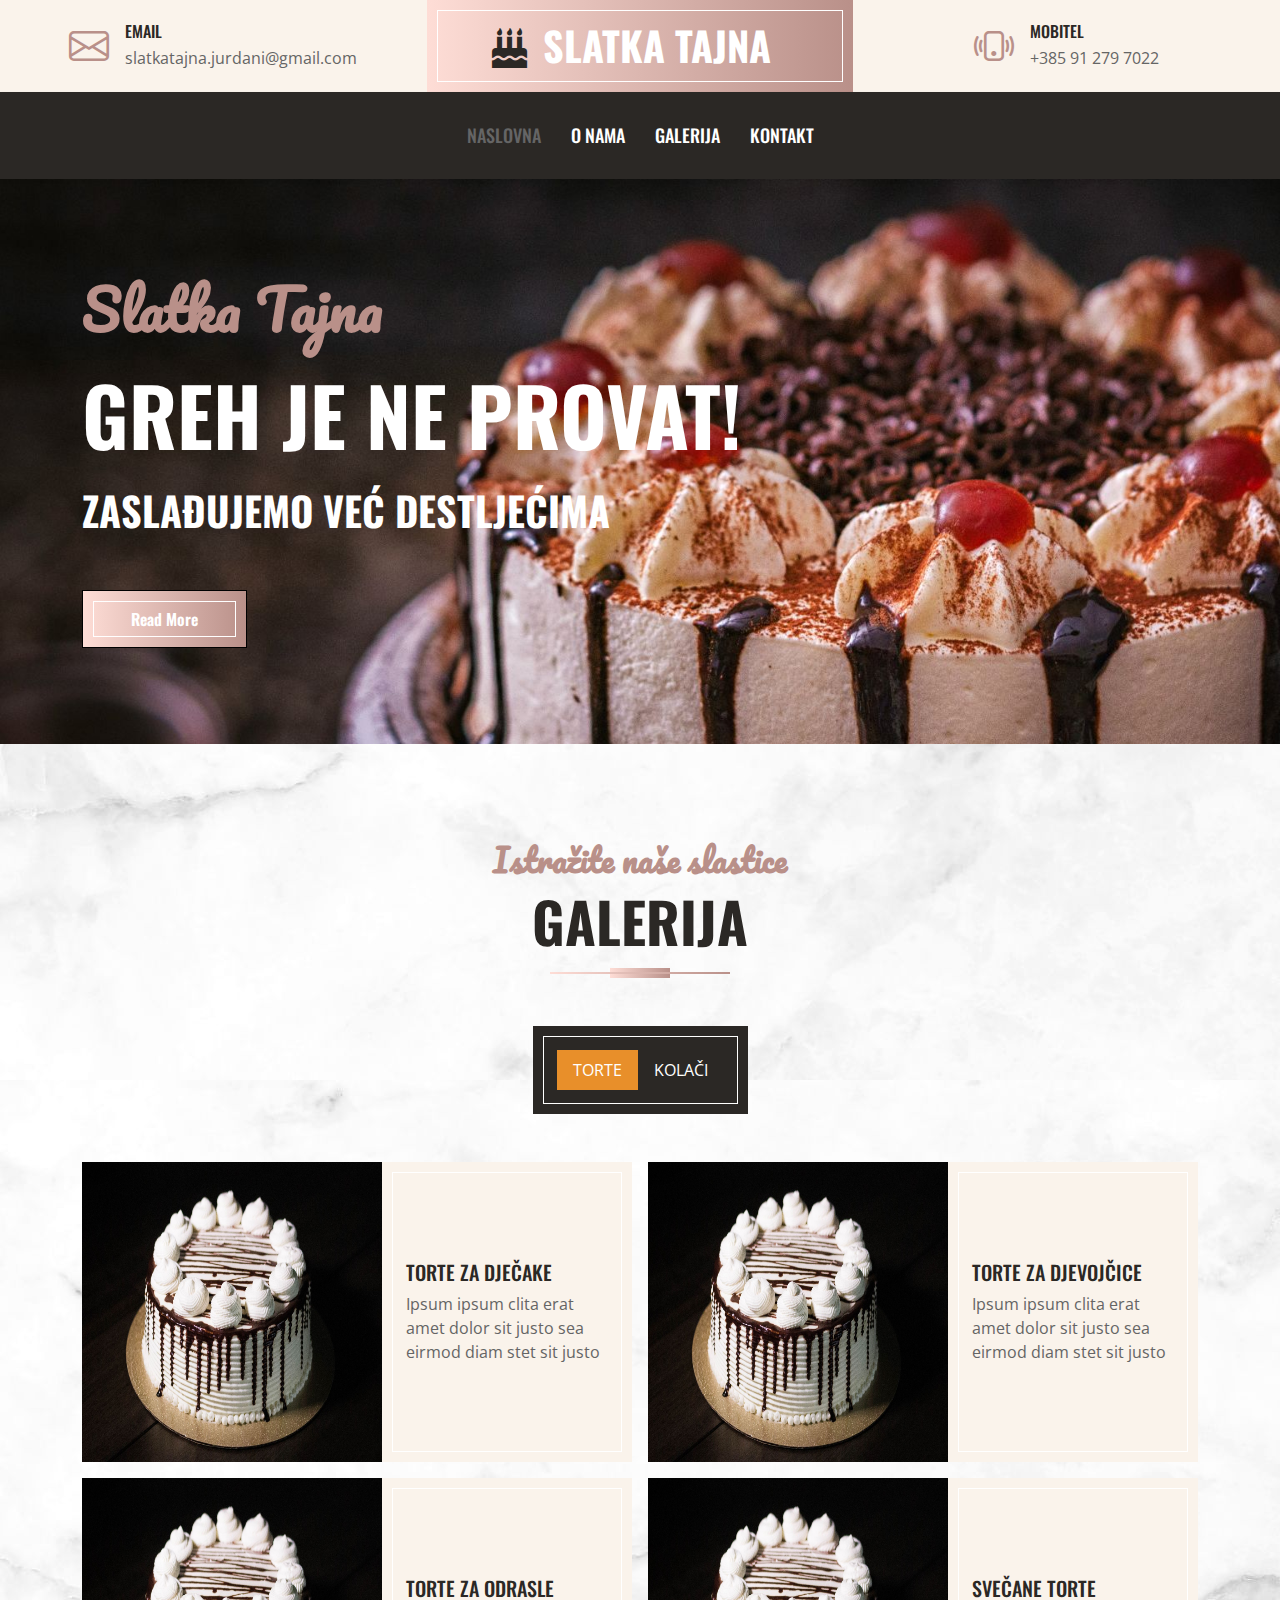
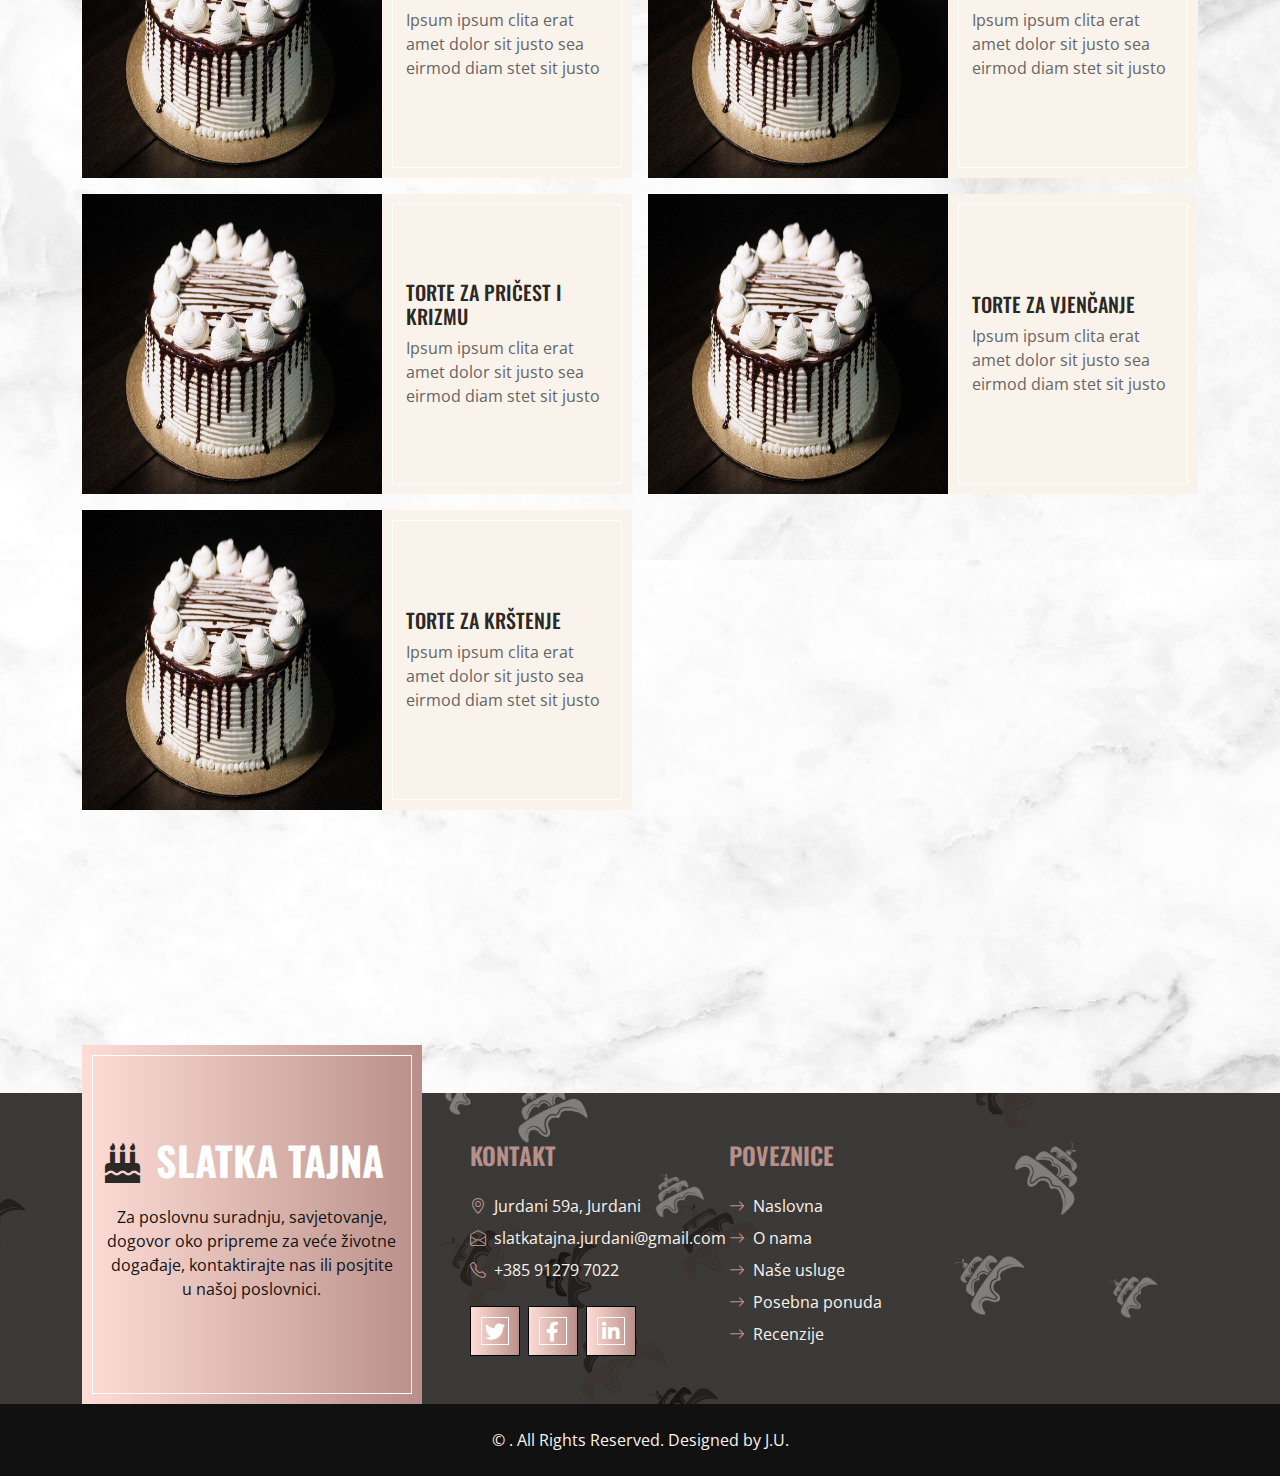
<file: galerija.html>
<!DOCTYPE html>
<html lang="en">

<head>
    <meta charset="utf-8">
    <title>Slatka Tajna</title>
    <meta content="width=device-width, initial-scale=1.0" name="viewport">
    <meta content="Free HTML Templates" name="keywords">
    <meta content="Free HTML Templates" name="description">

    <!-- Favicon -->
    <link href="img/favicon.ico" rel="icon">

    <!-- Google Web Fonts -->
    <link rel="preconnect" href="https://fonts.googleapis.com">
    <link rel="preconnect" href="https://fonts.gstatic.com" crossorigin>
    <link href="https://fonts.googleapis.com/css2?family=Open+Sans:wght@400;600&family=Oswald:wght@500;600;700&family=Pacifico&display=swap" rel="stylesheet"> 

    <!-- Icon Font Stylesheet -->
    <link href="https://cdnjs.cloudflare.com/ajax/libs/font-awesome/5.10.0/css/all.min.css" rel="stylesheet">
    <link href="https://cdn.jsdelivr.net/npm/bootstrap-icons@1.4.1/font/bootstrap-icons.css" rel="stylesheet">

    <!-- Libraries Stylesheet -->
    <link href="lib/owlcarousel/assets/owl.carousel.min.css" rel="stylesheet">

    <!-- Customized Bootstrap Stylesheet -->
    <link href="css/bootstrap.min.css" rel="stylesheet">

    <!-- Template Stylesheet -->
    <link href="css/style.css" rel="stylesheet">

</head>

<body class="body-body">
    <!-- Topbar Start -->
    <div class="container-fluid px-0 d-none d-lg-block">
        <div class="row gx-0">
            <div class="col-lg-4 text-center bg-secondary py-3">
                <div class="d-inline-flex align-items-center justify-content-center">
                    <i class="bi bi-envelope fs-1 text-primary me-3"></i>
                    <div class="text-start">
                        <h6 class="text-uppercase mb-1">Email </h6>
                        <span>slatkatajna.jurdani@gmail.com</span>
                    </div>
                </div>
            </div>
            <div class="col-lg-4 text-center bg-primary border-inner py-3 ">
                <div class="d-inline-flex align-items-center justify-content-center">
                    <a href="index.html" class="navbar-brand">
                        <h1 class="m-0 text-uppercase text-white" id="naslovna"><i class="fa fa-birthday-cake fs-1 text-dark me-3"></i>Slatka Tajna</h1>
                    </a>
                </div>
            </div>
            <div class="col-lg-4 text-center bg-secondary py-3">
                <div class="d-inline-flex align-items-center justify-content-center">
                    <i class="bi bi-phone-vibrate fs-1 text-primary me-3"></i>
                    <div class="text-start">
                        <h6 class="text-uppercase mb-1">Mobitel</h6>
                        <span>+385 91 279 7022</span>
                    </div>
                </div>
            </div>
        </div>
    </div>
    <!-- Topbar End -->


    <!-- Navbar Start -->
    <nav class="navbar navbar-expand-lg bg-dark navbar-dark shadow-sm py-3 py-lg-0 px-3 px-lg-0">
        <a href="index.html" class="navbar-brand d-block d-lg-none">
            <h1 class="m-0 text-uppercase text-white"><i class="fa fa-birthday-cake fs-1 text-primary me-3"></i>Slatka Tajna</h1>
        </a>
        <button class="navbar-toggler" type="button" data-bs-toggle="collapse" data-bs-target="#navbarCollapse">
            <span class="navbar-toggler-icon"></span>
        </button>
        <div class="collapse navbar-collapse" id="navbarCollapse">
            <div class="navbar-nav ms-auto mx-lg-auto py-0">
                <a href="index.html" class="nav-item nav-link active">Naslovna</a>
                <a href="about.html" class="nav-item nav-link">O nama</a>
                <a href="galerija.html" class="nav-item nav-link">Galerija</a>
                <!--<a href="team.html" class="nav-item nav-link">Master Chefs</a>
                <div class="nav-item dropdown">
                    <a href="#" class="nav-link dropdown-toggle" data-bs-toggle="dropdown">Pages</a>
                    <div class="dropdown-menu m-0">
                        <a href="service.html" class="dropdown-item">Our Service</a>
                        <a href="testimonial.html" class="dropdown-item">Testimonial</a>
                    </div>
                </div>-->
                <a href="contact.html" class="nav-item nav-link">Kontakt</a>
            </div>
        </div>
    </nav>
    <!-- Navbar End -->
    
        <!-- Page Header Start 
        <div class="container-fluid bg-dark bg-img p-5 mb-5" style="margin-bottom: 0rem !important;">
            <div class="row">
                <div class="col-12 text-center">
                    <h1 class="display-4 text-uppercase text-white">Galerija</h1>
                    <a href=""></a>
                    <i class="far fa-square text-primary px-2"></i>
                    <a href=""></a>
                </div>
            </div>
        </div>
        <!-- Page Header End -->


    <!-- Hero Start -->
    <div class="container-fluid bg-primary py-5 mb-5 hero-header">
        <div class="container py-5">
            <div class="row justify-content-start">
                <div class="col-lg-8 text-center text-lg-start">
                    <h1 class="ST font-secondary text-primary mb-4">Slatka Tajna</h1>
                    <h1 class="display-1 text-uppercase text-white mb-4">Greh je ne provat!</h1>
                    <h1 class="text-uppercase text-white">Zaslađujemo već destljećima</h1>
                    <div class="d-flex align-items-center justify-content-center justify-content-lg-start pt-5">
                        <a href="" class="btn btn-primary border-inner py-3 px-5 me-5">Read More</a>
                        <!--<button type="button" class="btn-play" data-bs-toggle="modal"
                            data-src="https://www.youtube.com/embed/DWRcNpR6Kdc" data-bs-target="#videoModal">
                            <span></span>
                        </button>
                        <h5 class="font-weight-normal text-white m-0 ms-4 d-none d-sm-block">Play Video</h5> -->
                    </div>
                </div>
            </div>
        </div>
    </div>
    <!-- Hero End -->

    



    <!-- Products Start -->
    <div class="container-fluid about py-5">
        <div class="container">
            <div class="section-title position-relative text-center mx-auto mb-5 pb-3" style="max-width: 600px;">
                <h2 class="text-primary font-secondary">Istražite naše slastice</h2>
                <h1 class="display-4 text-uppercase">Galerija</h1>
            </div>
            <div class="tab-class text-center">
                <ul class="nav nav-pills d-inline-flex justify-content-center bg-dark text-uppercase border-inner p-4 mb-5">
                    <li class="nav-item">
                        <a class="nav-link text-white active" data-bs-toggle="pill" href="#tab-1">Torte</a>
                    </li>
                    <li class="nav-item">
                        <a class="nav-link text-white" data-bs-toggle="pill" href="#tab-2">Kolači</a>
                    </li>
                    <!--<li class="nav-item">
                        <a class="nav-link text-white" data-bs-toggle="pill" href="#tab-3">Custom</a>
                    </li>-->
                </ul>
                <div class="tab-content">
                    <div id="tab-1" class="tab-pane fade show p-0 active">
                        <div class="row g-3">
                            <div class="col-lg-6">
                                <div class="d-flex h-100">
                                    <div class="flex-shrink-0">
                                        <a href="rodendan-djecaci.html">
                                        <img class="img-fluid" src="img/cake-1.jpg" alt="" style="width: 300px; height: 300px;">
                                        </a>
                                    </div>
                                    <div class="d-flex flex-column justify-content-center text-start bg-secondary border-inner px-4">
                                        <h5 class="text-uppercase">Torte za dječake</h5>
                                        <span>Ipsum ipsum clita erat amet dolor sit justo sea eirmod diam stet sit justo</span>
                                    </div>
                                </div>
                            </div>
                            <div class="col-lg-6">
                                <div class="d-flex h-100">
                                    <div class="flex-shrink-0">
                                        <a href="rodendan-djecaci.html">
                                        <img class="img-fluid" src="img/cake-1.jpg" alt="" style="width: 300px; height: 300px;">
                                        </a>
                                    </div>
                                    <div class="d-flex flex-column justify-content-center text-start bg-secondary border-inner px-4">
                                        <h5 class="text-uppercase">Torte za djevojčice</h5>
                                        <span>Ipsum ipsum clita erat amet dolor sit justo sea eirmod diam stet sit justo</span>
                                    </div>
                                </div>
                            </div>
                            <div class="col-lg-6">
                                <div class="d-flex h-100">
                                    <div class="flex-shrink-0">
                                        <a href="rodendan-djecaci.html">
                                        <img class="img-fluid" src="img/cake-1.jpg" alt="" style="width: 300px; height: 300px;">
                                        </a>
                                    </div>
                                    <div class="d-flex flex-column justify-content-center text-start bg-secondary border-inner px-4">
                                        <h5 class="text-uppercase">Torte za odrasle</h5>
                                        <span>Ipsum ipsum clita erat amet dolor sit justo sea eirmod diam stet sit justo</span>
                                    </div>
                                </div>
                            </div>
                            <div class="col-lg-6">
                                <div class="d-flex h-100">
                                    <div class="flex-shrink-0">
                                        <a href="rodendan-djecaci.html">
                                        <img class="img-fluid" src="img/cake-1.jpg" alt="" style="width: 300px; height: 300px;">
                                        </a>
                                    </div>
                                    <div class="d-flex flex-column justify-content-center text-start bg-secondary border-inner px-4">
                                        <h5 class="text-uppercase">Svečane torte</h5>
                                        <span>Ipsum ipsum clita erat amet dolor sit justo sea eirmod diam stet sit justo</span>
                                    </div>
                                </div>
                            </div>
                            <div class="col-lg-6">
                                <div class="d-flex h-100">
                                    <div class="flex-shrink-0">
                                        <a href="rodendan-djecaci.html">
                                        <img class="img-fluid" src="img/cake-1.jpg" alt="" style="width: 300px; height: 300px;">
                                        </a>
                                    </div>
                                    <div class="d-flex flex-column justify-content-center text-start bg-secondary border-inner px-4">
                                        <h5 class="text-uppercase">Torte za pričest i krizmu</h5>
                                        <span>Ipsum ipsum clita erat amet dolor sit justo sea eirmod diam stet sit justo</span>
                                    </div>
                                </div>
                            </div>
                            <div class="col-lg-6">
                                <div class="d-flex h-100">
                                    <div class="flex-shrink-0">
                                        <a href="rodendan-djecaci.html">
                                        <img class="img-fluid" src="img/cake-1.jpg" alt="" style="width: 300px; height: 300px;">
                                        </a>
                                    </div>
                                    <div class="d-flex flex-column justify-content-center text-start bg-secondary border-inner px-4">
                                        <h5 class="text-uppercase">Torte za vjenčanje</h5>
                                        <span>Ipsum ipsum clita erat amet dolor sit justo sea eirmod diam stet sit justo</span>
                                    </div>
                                </div>
                            </div>
                            <div class="col-lg-6">
                                <div class="d-flex h-100">
                                    <div class="flex-shrink-0">
                                        <a href="rodendan-djecaci.html">
                                        <img class="img-fluid" src="img/cake-1.jpg" alt="" style="width: 300px; height: 300px;">
                                        </a>
                                    </div>
                                    <div class="d-flex flex-column justify-content-center text-start bg-secondary border-inner px-4">
                                        <h5 class="text-uppercase">Torte za krštenje</h5>
                                        <span>Ipsum ipsum clita erat amet dolor sit justo sea eirmod diam stet sit justo</span>
                                    </div>
                                </div>
                            </div>
                        </div>
                    </div>


                    <div id="tab-2" class="tab-pane fade show p-0">
                        <div class="row g-3">
                            <div class="col-lg-6">
                                <div class="d-flex h-100">
                                    <div class="flex-shrink-0">
                                        <a href="rodendan-djecaci.html">
                                        <img class="img-fluid" src="img/cake-1.jpg" alt="" style="width: 300px; height: 300px;">
                                        </a>
                                    </div>
                                    <div class="d-flex flex-column justify-content-center text-start bg-secondary border-inner px-4">
                                        <h5 class="text-uppercase">Dnevni kolači</h5>
                                        <span>Ipsum ipsum clita erat amet dolor sit justo sea eirmod diam stet sit justo</span>
                                    </div>
                                </div>
                            </div>
                            <div class="col-lg-6">
                                <div class="d-flex h-100">
                                    <div class="flex-shrink-0">
                                        <a href="rodendan-djecaci.html">
                                        <img class="img-fluid" src="img/cake-1.jpg" alt="" style="width: 300px; height: 300px;">
                                        </a>
                                    </div>
                                    <div class="d-flex flex-column justify-content-center text-start bg-secondary border-inner px-4">
                                        <h5 class="text-uppercase">Svečani kolači</h5>
                                        <span>Ipsum ipsum clita erat amet dolor sit justo sea eirmod diam stet sit justo</span>
                                    </div>
                                </div>
                            </div>
                            <div class="col-lg-6">
                                <div class="d-flex h-100">
                                    <div class="flex-shrink-0">
                                        <a href="rodendan-djecaci.html">
                                        <img class="img-fluid" src="img/cake-1.jpg" alt="" style="width: 300px; height: 300px;">
                                        </a>
                                    </div>
                                    <div class="d-flex flex-column justify-content-center text-start bg-secondary border-inner px-4">
                                        <h5 class="text-uppercase">Keksi</h5>
                                        <span>Ipsum ipsum clita erat amet dolor sit justo sea eirmod diam stet sit justo</span>
                                    </div>
                                </div>
                            </div>
                        </div>
                    </div>
                   
                </div>
            </div>
        </div>
    </div>
    <!-- Products End -->


    <!-- Offer Start 
    <div class="container-fluid bg-offer my-5 py-5">
        <div class="container py-5">
            <div class="row gx-5 justify-content-center">
                <div class="col-lg-7 text-center">
                    <div class="section-title position-relative text-center mx-auto mb-4 pb-3" style="max-width: 600px;">
                        <h2 class="text-primary font-secondary">Special Kombo Pack</h2>
                        <h1 class="display-4 text-uppercase text-white">Super Crispy Cakes</h1>
                    </div>
                    <p class="text-white mb-4">Eirmod sed tempor lorem ut dolores sit kasd ipsum. Dolor ea et dolore et at sea ea at dolor justo ipsum duo rebum sea. Eos vero eos vero ea et dolore eirmod et. Dolores diam duo lorem. Elitr ut dolores magna sit. Sea dolore sed et.</p>
                    <a href="" class="btn btn-primary border-inner py-3 px-5 me-3">Shop Now</a>
                    <a href="" class="btn btn-dark border-inner py-3 px-5">Read More</a>
                </div>
            </div>
        </div>
    </div>
    <!-- Offer End -->
 

 <!-- Footer Start -->
 <div class="container-fluid bg-dark bg-img text-secondary" style="margin-top: 235px">
    <div class="container">
        <div class="row gx-5">
            <div class="col-lg-4 col-md-6 mt-lg-n5">
                <div class="d-flex flex-column align-items-center justify-content-center text-center h-100 bg-primary border-inner p-4">
                    <a href="index.html" class="navbar-brand">
                        <h1 class="m-0 text-uppercase text-white"><i class="fa fa-birthday-cake fs-1 text-dark me-3"></i>SLatka Tajna</h1>
                    </a>
                    <p class="mt-3" style="color: #111111;">Za poslovnu suradnju, savjetovanje, dogovor oko pripreme za veće životne događaje, kontaktirajte nas ili posjtite u našoj poslovnici. </p>
                </div>
            </div>
            <div class="col-lg-8 col-md-6">
                <div class="row gx-5">
                    <div class="col-lg-4 col-md-12 pt-5 mb-5">
                        <h4 class="text-primary text-uppercase mb-4">Kontakt</h4>
                        <div class="d-flex mb-2">
                            <i class="bi bi-geo-alt text-primary me-2"></i>
                            <p class="mb-0">Jurdani 59a, Jurdani</p>
                        </div>
                        <div class="d-flex mb-2">
                            <i class="bi bi-envelope-open text-primary me-2"></i>
                            <p class="mb-0">slatkatajna.jurdani@gmail.com</p>
                        </div>
                        <div class="d-flex mb-2">
                            <i class="bi bi-telephone text-primary me-2"></i>
                            <p class="mb-0">+385 91279 7022</p>
                        </div>
                        <div class="d-flex mt-4">
                            <a class="btn btn-lg btn-primary btn-lg-square border-inner rounded-0 me-2" href="#"><i class="fab fa-twitter fw-normal"></i></a>
                            <a class="btn btn-lg btn-primary btn-lg-square border-inner rounded-0 me-2" href="#"><i class="fab fa-facebook-f fw-normal"></i></a>
                            <a class="btn btn-lg btn-primary btn-lg-square border-inner rounded-0 me-2" href="#"><i class="fab fa-linkedin-in fw-normal"></i></a>
                        </div>
                    </div>
                    <div class="col-lg-4 col-md-12 pt-0 pt-lg-5 mb-5">
                        <h4 class="text-primary text-uppercase mb-4">Poveznice</h4>
                        <div class="d-flex flex-column justify-content-start">
                            <a class="text-secondary mb-2" href="#naslovna"><i class="bi bi-arrow-right text-primary me-2"></i>Naslovna</a>
                            <a class="text-secondary mb-2" href="#onama"><i class="bi bi-arrow-right text-primary me-2"></i>O nama</a>
                            <a class="text-secondary mb-2" href="#naseusluge"><i class="bi bi-arrow-right text-primary me-2"></i>Naše usluge</a>
                            <a class="text-secondary mb-2" href="#posebnaponuda"><i class="bi bi-arrow-right text-primary me-2"></i>Posebna ponuda</a>
                            <a class="text-secondary mb-2" href="#recenzije"><i class="bi bi-arrow-right text-primary me-2"></i>Recenzije</a>
                        </div>
                    </div>
                    <div class="col-lg-4 col-md-12 pt-0 pt-lg-5 mb-5">
                        <!--<h4 class="text-primary text-uppercase mb-4">Newsletter</h4>
                        <p>Amet justo diam dolor rebum lorem sit stet sea justo kasd</p>
                        <form action="">
                            <div class="input-group">
                                <input type="text" class="form-control border-white p-3" placeholder="Your Email">
                                <button class="btn btn-primary">Sign Up</button>-->
                            </div>
                        </form>
                    </div>
                </div>
            </div>
        </div>
    </div>
</div>
<div class="container-fluid text-secondary py-4" style="background: #111111;">
    <div class="container text-center">
        <p class="mb-0">&copy; <a class="text-white border-bottom" href="#"></a>. All Rights Reserved. Designed by J.U.<a class="text-white border-bottom" href=""></a></p>
    </div>
</div>
<!-- Footer End -->







    <!-- Back to Top -->
    <a href="#" class="btn btn-primary border-inner py-3 fs-4 back-to-top"><i class="bi bi-arrow-up"></i></a>


    <!-- JavaScript Libraries -->
    <script src="https://code.jquery.com/jquery-3.4.1.min.js"></script>
    <script src="https://cdn.jsdelivr.net/npm/bootstrap@5.0.0/dist/js/bootstrap.bundle.min.js"></script>
    <script src="lib/easing/easing.min.js"></script>
    <script src="lib/waypoints/waypoints.min.js"></script>
    <script src="lib/counterup/counterup.min.js"></script>
    <script src="lib/owlcarousel/owl.carousel.min.js"></script>

    <!-- Template Javascript -->
    <script src="js/main.js"></script>
</body>

</html>
</file>
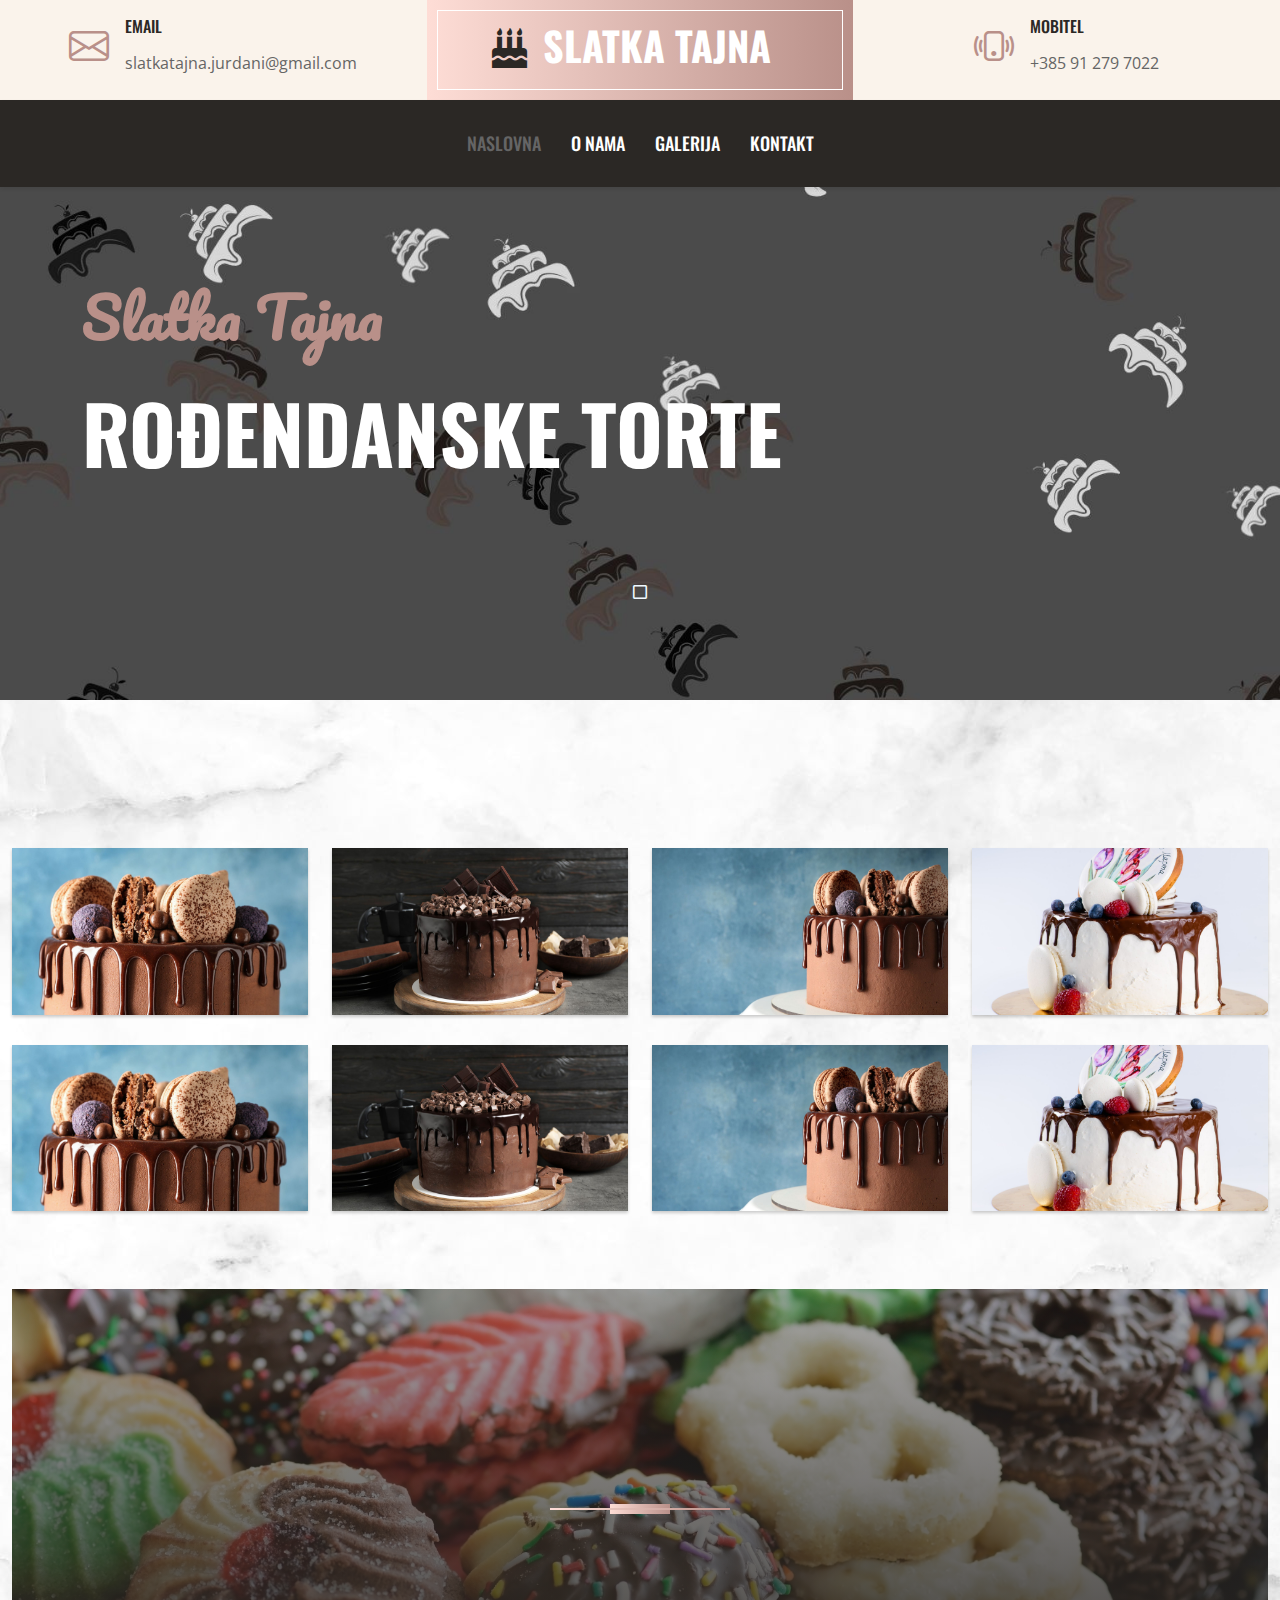
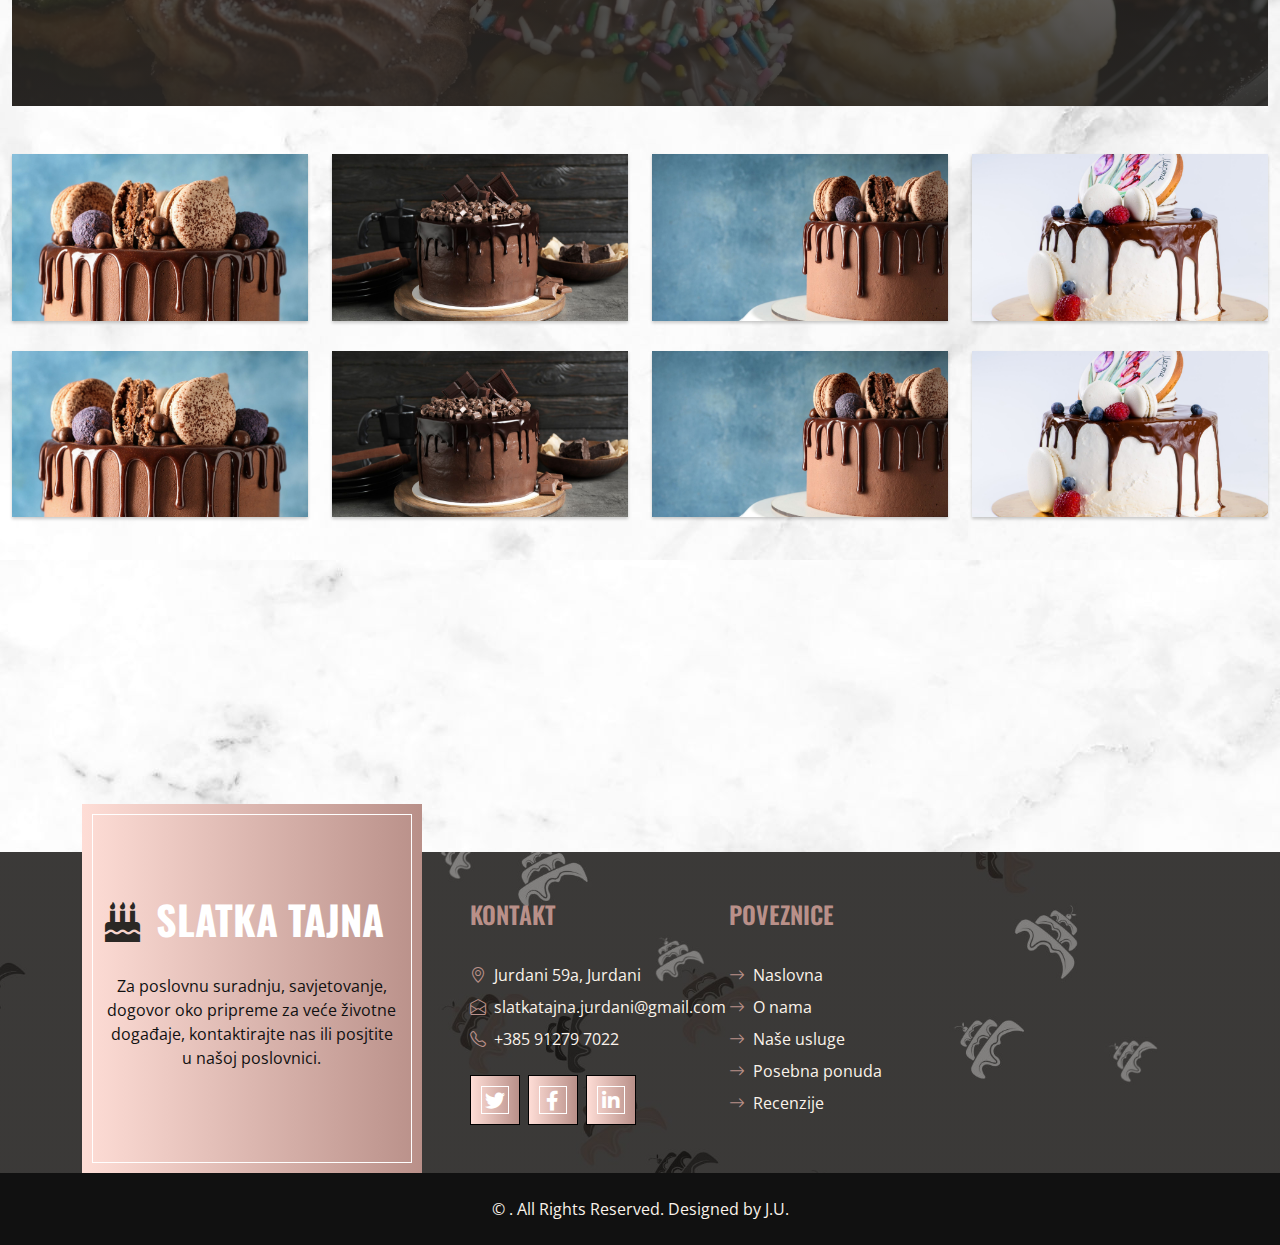
<file: rodendan-djecaci.html>
<!DOCTYPE html>
<html lang="en"><!-- Basic -->
<head>
    <meta charset="utf-8">
    <title>Slatka Tajna</title>
    <meta content="width=device-width, initial-scale=1.0" name="viewport">
    <meta content="Free HTML Templates" name="keywords">
    <meta content="Free HTML Templates" name="description">

    <!-- Favicon -->
    <link href="img/favicon.ico" rel="icon">

    <!-- Google Web Fonts -->
    <link rel="preconnect" href="https://fonts.googleapis.com">
    <link rel="preconnect" href="https://fonts.gstatic.com" crossorigin>
    <link href="https://fonts.googleapis.com/css2?family=Open+Sans:wght@400;600&family=Oswald:wght@500;600;700&family=Pacifico&display=swap" rel="stylesheet"> 
   
	<!-- Site CSS -->
    <link rel="stylesheet" href="css/CSS/style.css">    
    <!-- Responsive CSS -->
    <link rel="stylesheet" href="css/CSS/responsive.css">
    <!-- Custom CSS -->
    <link rel="stylesheet" href="css/CSS/custom.css">



    <!-- Icon Font Stylesheet -->
    <link href="https://cdnjs.cloudflare.com/ajax/libs/font-awesome/5.10.0/css/all.min.css" rel="stylesheet">
    <link href="https://cdn.jsdelivr.net/npm/bootstrap-icons@1.4.1/font/bootstrap-icons.css" rel="stylesheet">

    <!-- Libraries Stylesheet -->
    <link href="lib/owlcarousel/assets/owl.carousel.min.css" rel="stylesheet">

    <!-- Customized Bootstrap Stylesheet -->
    <link href="css/bootstrap.min.css" rel="stylesheet">

    <!-- Template Stylesheet -->
    <link href="css/style.css" rel="stylesheet">

    
    <!--[if lt IE 9]>
      <script src="https://oss.maxcdn.com/libs/html5shiv/3.7.0/html5shiv.js"></script>
      <script src="https://oss.maxcdn.com/libs/respond.js/1.4.2/respond.min.js"></script>
    <![endif]-->

</head>

<body class="body-body">
    <!-- Topbar Start -->
    <div class="container-fluid px-0 d-none d-lg-block">
        <div class="row gx-0">
            <div class="col-lg-4 text-center bg-secondary py-3">
                <div class="d-inline-flex align-items-center justify-content-center">
                    <i class="bi bi-envelope fs-1 text-primary me-3"></i>
                    <div class="text-start">
                        <h6 class="text-uppercase mb-1">Email </h6>
                        <span>slatkatajna.jurdani@gmail.com</span>
                    </div>
                </div>
            </div>
            <div class="col-lg-4 text-center bg-primary border-inner py-3 ">
                <div class="d-inline-flex align-items-center justify-content-center">
                    <a href="index.html" class="navbar-brand">
                        <h1 class="m-0 text-uppercase text-white" id="naslovna"><i class="fa fa-birthday-cake fs-1 text-dark me-3"></i>Slatka Tajna</h1>
                    </a>
                </div>
            </div>
            <div class="col-lg-4 text-center bg-secondary py-3">
                <div class="d-inline-flex align-items-center justify-content-center">
                    <i class="bi bi-phone-vibrate fs-1 text-primary me-3"></i>
                    <div class="text-start">
                        <h6 class="text-uppercase mb-1">Mobitel</h6>
                        <span>+385 91 279 7022</span>
                    </div>
                </div>
            </div>
        </div>
    </div>
    <!-- Topbar End -->


    <!-- Navbar Start -->
    <nav class="navbar navbar-expand-lg bg-dark navbar-dark shadow-sm py-3 py-lg-0 px-3 px-lg-0">
        <a href="index.html" class="navbar-brand d-block d-lg-none">
            <h1 class="m-0 text-uppercase text-white"><i class="fa fa-birthday-cake fs-1 text-primary me-3"></i>Slatka Tajna</h1>
        </a>
        <button class="navbar-toggler" type="button" data-bs-toggle="collapse" data-bs-target="#navbarCollapse">
            <span class="navbar-toggler-icon"></span>
        </button>
        <div class="collapse navbar-collapse" id="navbarCollapse">
            <div class="navbar-nav ms-auto mx-lg-auto py-0">
                <a href="index.html" class="nav-item nav-link active">Naslovna</a>
                <a href="about.html" class="nav-item nav-link">O nama</a>
                <a href="galerija.html" class="nav-item nav-link">Galerija</a>
                <!--<a href="team.html" class="nav-item nav-link">Master Chefs</a>
                <div class="nav-item dropdown">
                    <a href="#" class="nav-link dropdown-toggle" data-bs-toggle="dropdown">Pages</a>
                    <div class="dropdown-menu m-0">
                        <a href="service.html" class="dropdown-item">Our Service</a>
                        <a href="testimonial.html" class="dropdown-item">Testimonial</a>
                    </div>
                </div>-->
                <a href="contact.html" class="nav-item nav-link">Kontakt</a>
            </div>
        </div>
    </nav>
    <!-- Navbar End -->

    
        
    <!-- Hero Start -->
    <div class="container-fluid bg-primary py-5 mb-5 hero-header" style="background: url(img/bg.jpg); background-size: cover; background-attachment: fixed; background-position: center;">
        <div class="container py-5">
            <div class="row justify-content-start">
                <div class="col-lg-8 text-center text-lg-start">
                    <h1 class="ST font-secondary text-primary mb-4">Slatka Tajna</h1>
                    <h1 class="display-1 text-uppercase text-white mb-4">Rođendanske torte</h1>
                    <h1 class="text-uppercase text-white"></h1>
                    <div class="d-flex align-items-center justify-content-center justify-content-lg-start pt-5">
                    <!--<a href="" class="btn btn-primary border-inner py-3 px-5 me-5">Read More</a>
                        <button type="button" class="btn-play" data-bs-toggle="modal"
                            data-src="https://www.youtube.com/embed/DWRcNpR6Kdc" data-bs-target="#videoModal">
                            <span></span>
                        </button>
                        <h5 class="font-weight-normal text-white m-0 ms-4 d-none d-sm-block">Play Video</h5> -->
                    </div>
                </div>
                <div class="col-12 text-center">
                    <i class="far fa-square text-primary px-2" style="color:aliceblue ;"></i>
                </div>
            </div>
        </div>
    </div>
    <!-- Hero End -->


	
	<!-- Start Gallery -->
	<div class="gallery-box">
		<div class="container-fluid">
			<div class="tz-gallery">

				<div class="row">
					<div class="col-sm-12 col-md-3 col-lg-3">
						<a class="lightbox" href="img/cake-6.jpg">
							<img class="img-fluid" src="img/cake-6.jpg" alt="Gallery Images">
						</a>
					</div>
					<div class="col-sm-6 col-md-3 col-lg-3">
						<a class="lightbox" href="img/cake-5.jpg">
							<img class="img-fluid" src="img/cake-5.jpg" alt="Gallery Images">
						</a>
					</div>
					<div class="col-sm-6 col-md-3 col-lg-3">
						<a class="lightbox" href="img/cake-4.jpg">
							<img class="img-fluid" src="img/cake-4.jpg" alt="Gallery Images">
						</a>
					</div>
					<div class="col-sm-12 col-md-3 col-lg-3">
						<a class="lightbox" href="img/cake-3.jpg">
							<img class="img-fluid" src="img/cake-3.jpg" alt="Gallery Images">
						</a>
					</div>
				</div>

                <div class="row">
					<div class="col-sm-12 col-md-3 col-lg-3">
						<a class="lightbox" href="img/cake-6.jpg">
							<img class="img-fluid" src="img/cake-6.jpg" alt="Gallery Images">
						</a>
					</div>
					<div class="col-sm-6 col-md-3 col-lg-3">
						<a class="lightbox" href="img/cake-5.jpg">
							<img class="img-fluid" src="img/cake-5.jpg" alt="Gallery Images">
						</a>
					</div>
					<div class="col-sm-6 col-md-3 col-lg-3">
						<a class="lightbox" href="img/cake-4.jpg">
							<img class="img-fluid" src="img/cake-4.jpg" alt="Gallery Images">
						</a>
					</div>
					<div class="col-sm-12 col-md-3 col-lg-3">
						<a class="lightbox" href="img/cake-3.jpg">
							<img class="img-fluid" src="img/cake-3.jpg" alt="Gallery Images">
						</a>
					</div>
				</div>

        <!-- Offer Start -->
        <div class="container-fluid bg-offer my-5 py-5" id="posebnaponuda"  style="background:linear-gradient(rgb(43 40 37 / 40%), rgba(43, 40, 37, .9)),url(img/offer.jpg) center center no-repeat;background-size: cover;">
            <div class="container py-5">
                <div class="row gx-5 justify-content-center">
                    <div class="col-lg-7 text-center">
                        <div class="section-title position-relative text-center mx-auto mb-4 pb-3" style="max-width: 600px;">
                            <h2 class="text-primary font-secondary"><br><br></h2>
                            <h1 class="display-4 text-uppercase text-white"></h1>
                        </div>
                        <p class="text-white mb-4"><br><br></p>
                        <!--<a href="" class="btn btn-primary border-inner py-3 px-5 me-3">Shop Now</a>
                        <a href="" class="btn btn-dark border-inner py-3 px-5">Read More</a>-->
                    </div>
                </div>
            </div>
        </div>
        <!-- Offer End -->            

                <div class="row">
					<div class="col-sm-12 col-md-3 col-lg-3">
						<a class="lightbox" href="img/cake-6.jpg">
							<img class="img-fluid" src="img/cake-6.jpg" alt="Gallery Images">
						</a>
					</div>
					<div class="col-sm-6 col-md-3 col-lg-3">
						<a class="lightbox" href="img/cake-5.jpg">
							<img class="img-fluid" src="img/cake-5.jpg" alt="Gallery Images">
						</a>
					</div>
					<div class="col-sm-6 col-md-3 col-lg-3">
						<a class="lightbox" href="img/cake-4.jpg">
							<img class="img-fluid" src="img/cake-4.jpg" alt="Gallery Images">
						</a>
					</div>
					<div class="col-sm-12 col-md-3 col-lg-3">
						<a class="lightbox" href="img/cake-3.jpg">
							<img class="img-fluid" src="img/cake-3.jpg" alt="Gallery Images">
						</a>
					</div>
				</div>

                <div class="row">
					<div class="col-sm-12 col-md-3 col-lg-3">
						<a class="lightbox" href="img/cake-6.jpg">
							<img class="img-fluid" src="img/cake-6.jpg" alt="Gallery Images">
						</a>
					</div>
					<div class="col-sm-6 col-md-3 col-lg-3">
						<a class="lightbox" href="img/cake-5.jpg">
							<img class="img-fluid" src="img/cake-5.jpg" alt="Gallery Images">
						</a>
					</div>
					<div class="col-sm-6 col-md-3 col-lg-3">
						<a class="lightbox" href="img/cake-4.jpg">
							<img class="img-fluid" src="img/cake-4.jpg" alt="Gallery Images">
						</a>
					</div>
					<div class="col-sm-12 col-md-3 col-lg-3">
						<a class="lightbox" href="img/cake-3.jpg">
							<img class="img-fluid" src="img/cake-3.jpg" alt="Gallery Images">
						</a>
					</div>
				</div>
				

			</div>
		</div>
	</div>
	<!-- End Gallery -->

	
	
	<!-- Start Customer Reviews 
	<div class="customer-reviews-box">
		<div class="container">
			<div class="row">
				<div class="col-lg-12">
					<div class="heading-title text-center">
						<h2>Customer Reviews</h2>
						<p>Lorem Ipsum is simply dummy text of the printing and typesetting</p>
					</div>
				</div>
			</div>
			<div class="row">
				<div class="col-md-8 mr-auto ml-auto text-center">
					<div id="reviews" class="carousel slide" data-ride="carousel">
						<div class="carousel-inner mt-4">
							<div class="carousel-item text-center active">
								<div class="img-box p-1 border rounded-circle m-auto">
									<img class="d-block w-100 rounded-circle" src="images/profile-1.jpg" alt="">
								</div>
								<h5 class="mt-4 mb-0"><strong class="text-warning text-uppercase">Paul Mitchel</strong></h5>
								<h6 class="text-dark m-0">Web Developer</h6>
								<p class="m-0 pt-3">Lorem ipsum dolor sit amet, consectetur adipiscing elit. Nam eu sem tempor, varius quam at, luctus dui. Mauris magna metus, dapibus nec turpis vel, semper malesuada ante. Idac bibendum scelerisque non non purus. Suspendisse varius nibh non aliquet.</p>
							</div>
							<div class="carousel-item text-center">
								<div class="img-box p-1 border rounded-circle m-auto">
									<img class="d-block w-100 rounded-circle" src="images/profile-3.jpg" alt="">
								</div>
								<h5 class="mt-4 mb-0"><strong class="text-warning text-uppercase">Steve Fonsi</strong></h5>
								<h6 class="text-dark m-0">Web Designer</h6>
								<p class="m-0 pt-3">Lorem ipsum dolor sit amet, consectetur adipiscing elit. Nam eu sem tempor, varius quam at, luctus dui. Mauris magna metus, dapibus nec turpis vel, semper malesuada ante. Idac bibendum scelerisque non non purus. Suspendisse varius nibh non aliquet.</p>
							</div>
							<div class="carousel-item text-center">
								<div class="img-box p-1 border rounded-circle m-auto">
									<img class="d-block w-100 rounded-circle" src="images/profile-7.jpg" alt="">
								</div>
								<h5 class="mt-4 mb-0"><strong class="text-warning text-uppercase">Daniel vebar</strong></h5>
								<h6 class="text-dark m-0">Seo Analyst</h6>
								<p class="m-0 pt-3">Lorem ipsum dolor sit amet, consectetur adipiscing elit. Nam eu sem tempor, varius quam at, luctus dui. Mauris magna metus, dapibus nec turpis vel, semper malesuada ante. Idac bibendum scelerisque non non purus. Suspendisse varius nibh non aliquet.</p>
							</div>
						</div>
						<a class="carousel-control-prev" href="#reviews" role="button" data-slide="prev">
							<i class="fa fa-angle-left" aria-hidden="true"></i>
							<span class="sr-only">Previous</span>
						</a>
						<a class="carousel-control-next" href="#reviews" role="button" data-slide="next">
							<i class="fa fa-angle-right" aria-hidden="true"></i>
							<span class="sr-only">Next</span>
						</a>
                    </div>
				</div>
			</div>
		</div>
	</div>
	<!-- End Customer Reviews -->
	
	
 <!-- Footer Start -->
 <div class="container-fluid bg-dark bg-img text-secondary" style="margin-top: 235px">
    <div class="container">
        <div class="row gx-5">
            <div class="col-lg-4 col-md-6 mt-lg-n5">
                <div class="d-flex flex-column align-items-center justify-content-center text-center h-100 bg-primary border-inner p-4">
                    <a href="index.html" class="navbar-brand">
                        <h1 class="m-0 text-uppercase text-white"><i class="fa fa-birthday-cake fs-1 text-dark me-3"></i>SLatka Tajna</h1>
                    </a>
                    <p class="mt-3" style="color: #111111;">Za poslovnu suradnju, savjetovanje, dogovor oko pripreme za veće životne događaje, kontaktirajte nas ili posjtite u našoj poslovnici. </p>
                </div>
            </div>
            <div class="col-lg-8 col-md-6">
                <div class="row gx-5">
                    <div class="col-lg-4 col-md-12 pt-5 mb-5">
                        <h4 class="text-primary text-uppercase mb-4">Kontakt</h4>
                        <div class="d-flex mb-2">
                            <i class="bi bi-geo-alt text-primary me-2"></i>
                            <p class="mb-0">Jurdani 59a, Jurdani</p>
                        </div>
                        <div class="d-flex mb-2">
                            <i class="bi bi-envelope-open text-primary me-2"></i>
                            <p class="mb-0">slatkatajna.jurdani@gmail.com</p>
                        </div>
                        <div class="d-flex mb-2">
                            <i class="bi bi-telephone text-primary me-2"></i>
                            <p class="mb-0">+385 91279 7022</p>
                        </div>
                        <div class="d-flex mt-4">
                            <a class="btn btn-lg btn-primary btn-lg-square border-inner rounded-0 me-2" href="#"><i class="fab fa-twitter fw-normal"></i></a>
                            <a class="btn btn-lg btn-primary btn-lg-square border-inner rounded-0 me-2" href="#"><i class="fab fa-facebook-f fw-normal"></i></a>
                            <a class="btn btn-lg btn-primary btn-lg-square border-inner rounded-0 me-2" href="#"><i class="fab fa-linkedin-in fw-normal"></i></a>
                        </div>
                    </div>
                    <div class="col-lg-4 col-md-12 pt-0 pt-lg-5 mb-5">
                        <h4 class="text-primary text-uppercase mb-4">Poveznice</h4>
                        <div class="d-flex flex-column justify-content-start">
                            <a class="text-secondary mb-2" href="#naslovna"><i class="bi bi-arrow-right text-primary me-2"></i>Naslovna</a>
                            <a class="text-secondary mb-2" href="#onama"><i class="bi bi-arrow-right text-primary me-2"></i>O nama</a>
                            <a class="text-secondary mb-2" href="#naseusluge"><i class="bi bi-arrow-right text-primary me-2"></i>Naše usluge</a>
                            <a class="text-secondary mb-2" href="#posebnaponuda"><i class="bi bi-arrow-right text-primary me-2"></i>Posebna ponuda</a>
                            <a class="text-secondary mb-2" href="#recenzije"><i class="bi bi-arrow-right text-primary me-2"></i>Recenzije</a>
                        </div>
                    </div>
                    <div class="col-lg-4 col-md-12 pt-0 pt-lg-5 mb-5">
                        <!--<h4 class="text-primary text-uppercase mb-4">Newsletter</h4>
                        <p>Amet justo diam dolor rebum lorem sit stet sea justo kasd</p>
                        <form action="">
                            <div class="input-group">
                                <input type="text" class="form-control border-white p-3" placeholder="Your Email">
                                <button class="btn btn-primary">Sign Up</button>-->
                            </div>
                        </form>
                    </div>
                </div>
            </div>
        </div>
    </div>
</div>
<div class="container-fluid text-secondary py-4" style="background: #111111;">
    <div class="container text-center">
        <p class="mb-0">&copy; <a class="text-white border-bottom" href="#"></a>. All Rights Reserved. Designed by J.U.<a class="text-white border-bottom" href=""></a></p>
    </div>
</div>
<!-- Footer End -->





    <!-- Back to Top -->
    <a href="#" class="btn btn-primary border-inner py-3 fs-4 back-to-top"><i class="bi bi-arrow-up"></i></a>

     <!-- JavaScript Libraries -->
     <script src="https://code.jquery.com/jquery-3.4.1.min.js"></script>
     <script src="https://cdn.jsdelivr.net/npm/bootstrap@5.0.0/dist/js/bootstrap.bundle.min.js"></script>
     <script src="lib/easing/easing.min.js"></script>
     <script src="lib/waypoints/waypoints.min.js"></script>
     <script src="lib/counterup/counterup.min.js"></script>
     <script src="lib/owlcarousel/owl.carousel.min.js"></script>
 
     <!-- Template Javascript -->
     <script src="js/main.js"></script>
	<!-- ALL JS FILES -->
	<script src="js/JS/jquery-3.2.1.min.js"></script>
	<script src="js/JS/popper.min.js"></script>
	<script src="js/JS/bootstrap.min.js"></script>
    <!-- ALL PLUGINS -->
	<script src="js/JS/jquery.superslides.min.js"></script>
	<script src="js/JS/images-loded.min.js"></script>
	<script src="js/JS/isotope.min.js"></script>
	<script src="js/JS/baguetteBox.min.js"></script>
	<script src="js/JS/form-validator.min.js"></script>
    <script src="js/JS/contact-form-script.js"></script>
    <script src="js/JS/custom.js"></script>

	<style>
		.row-ponuda{
			margin-bottom: 25px;
		}

		@media only screen and (max-width: 990px){
        .row-ponuda{ margin-bottom: 5px; }
}


	</style>

</body>
</html>
</file>
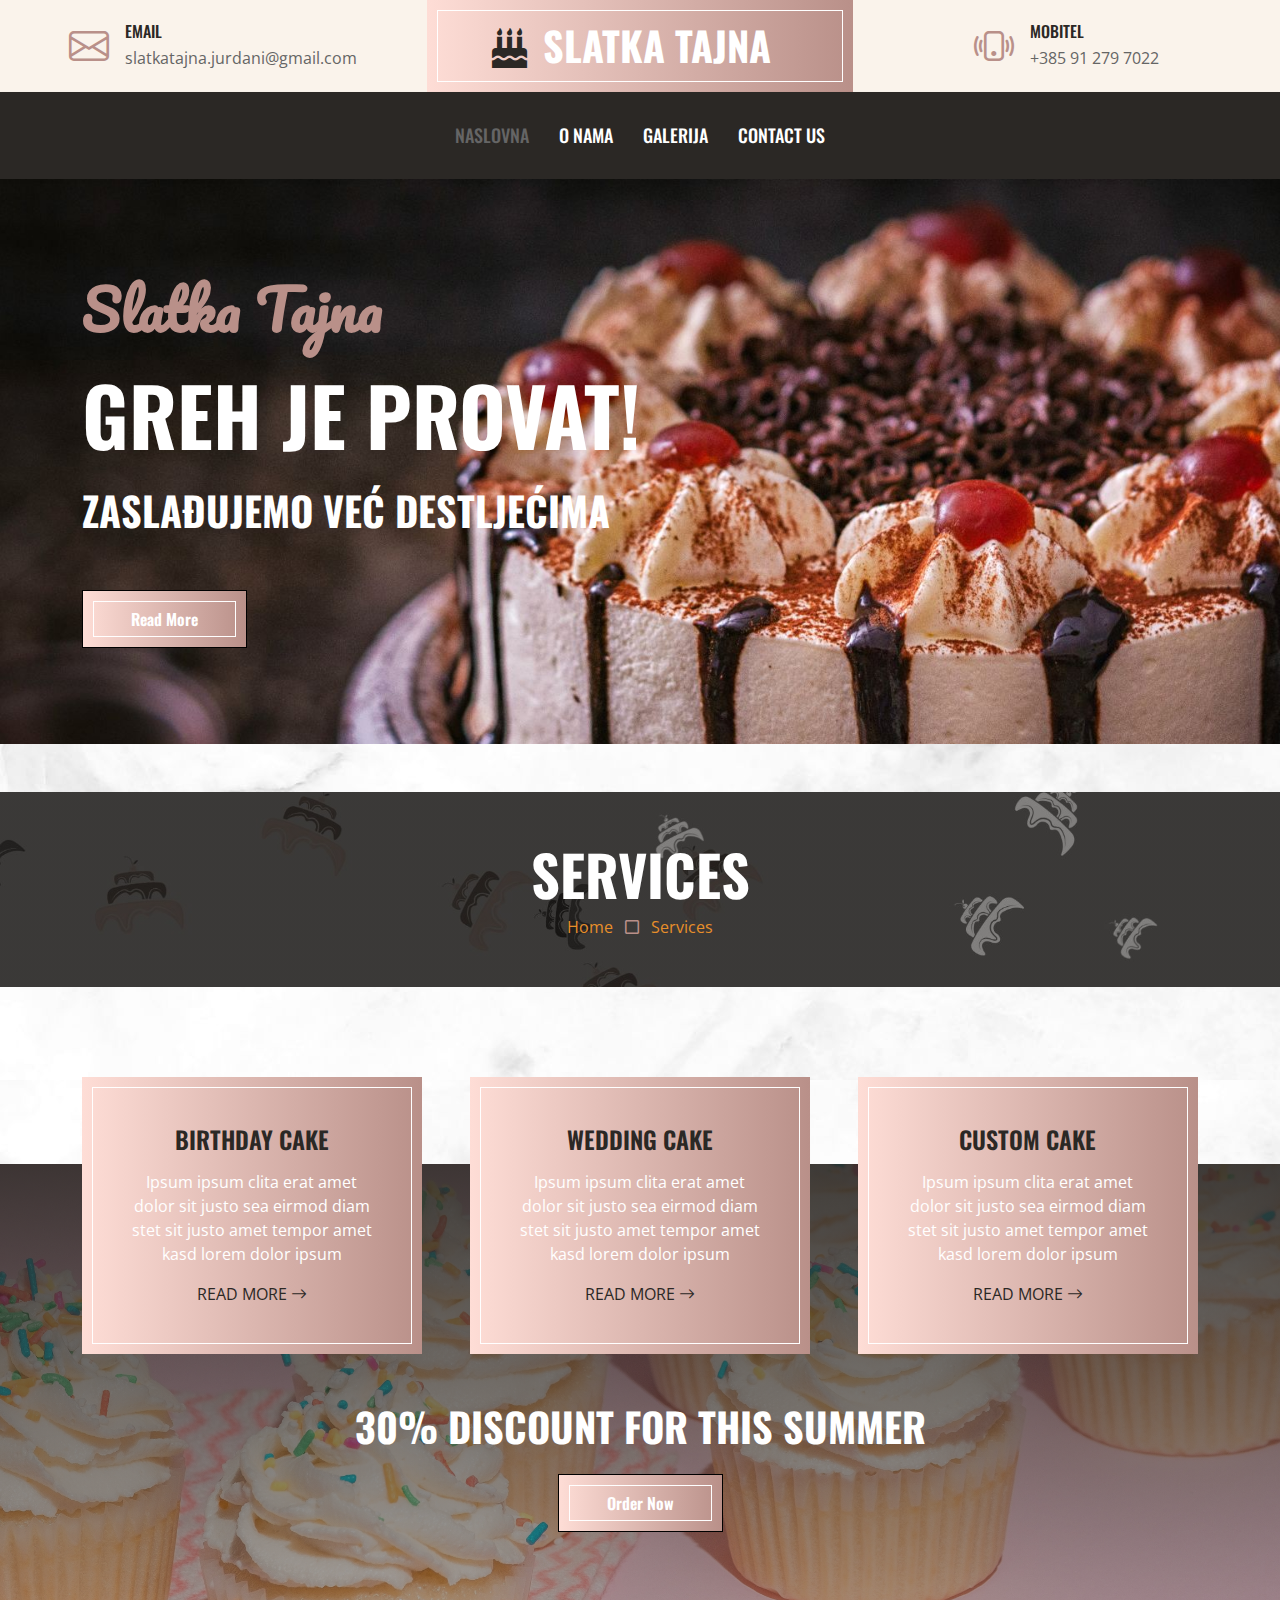
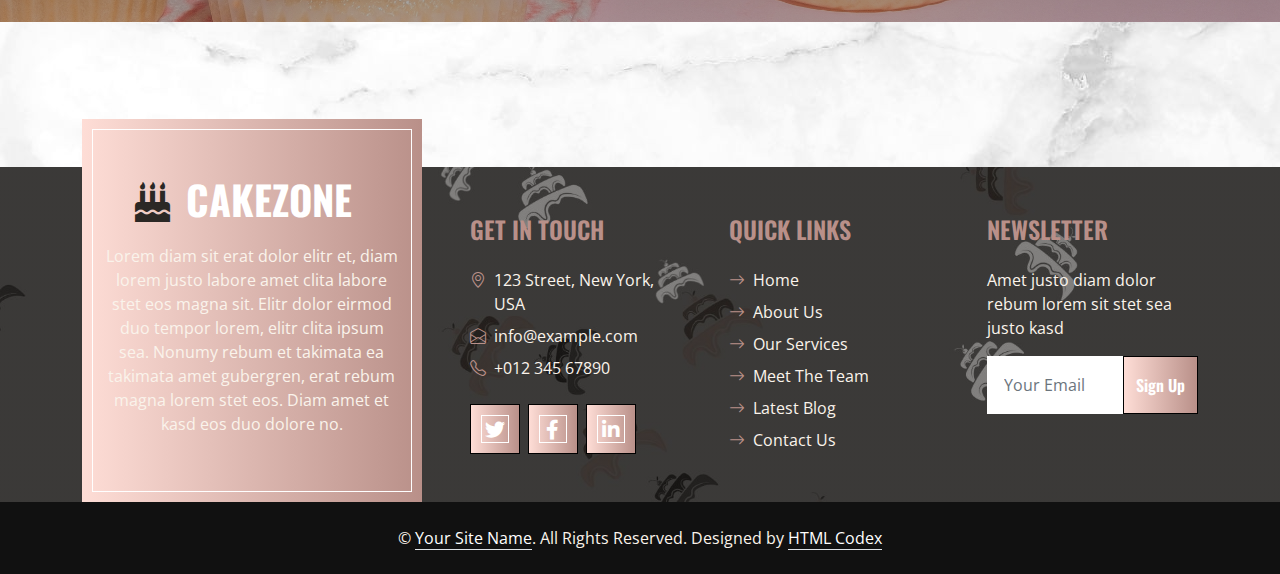
<file: service.html>
<!DOCTYPE html>
<html lang="en">

<head>
    <meta charset="utf-8">
    <title>Slatka Tajna</title>
    <meta content="width=device-width, initial-scale=1.0" name="viewport">
    <meta content="Free HTML Templates" name="keywords">
    <meta content="Free HTML Templates" name="description">

    <!-- Favicon -->
    <link href="img/favicon.ico" rel="icon">

    <!-- Google Web Fonts -->
    <link rel="preconnect" href="https://fonts.googleapis.com">
    <link rel="preconnect" href="https://fonts.gstatic.com" crossorigin>
    <link href="https://fonts.googleapis.com/css2?family=Open+Sans:wght@400;600&family=Oswald:wght@500;600;700&family=Pacifico&display=swap" rel="stylesheet"> 

    <!-- Icon Font Stylesheet -->
    <link href="https://cdnjs.cloudflare.com/ajax/libs/font-awesome/5.10.0/css/all.min.css" rel="stylesheet">
    <link href="https://cdn.jsdelivr.net/npm/bootstrap-icons@1.4.1/font/bootstrap-icons.css" rel="stylesheet">

    <!-- Libraries Stylesheet -->
    <link href="lib/owlcarousel/assets/owl.carousel.min.css" rel="stylesheet">

    <!-- Customized Bootstrap Stylesheet -->
    <link href="css/bootstrap.min.css" rel="stylesheet">

    <!-- Template Stylesheet -->
    <link href="css/style.css" rel="stylesheet">
</head>

<body class="body-body">
    <!-- Topbar Start -->
    <div class="container-fluid px-0 d-none d-lg-block">
        <div class="row gx-0">
            <div class="col-lg-4 text-center bg-secondary py-3">
                <div class="d-inline-flex align-items-center justify-content-center">
                    <i class="bi bi-envelope fs-1 text-primary me-3"></i>
                    <div class="text-start">
                        <h6 class="text-uppercase mb-1">Email </h6>
                        <span>slatkatajna.jurdani@gmail.com</span>
                    </div>
                </div>
            </div>
            <div class="col-lg-4 text-center bg-primary border-inner py-3 ">
                <div class="d-inline-flex align-items-center justify-content-center">
                    <a href="index.html" class="navbar-brand">
                        <h1 class="m-0 text-uppercase text-white" id="naslovna"><i class="fa fa-birthday-cake fs-1 text-dark me-3"></i>Slatka Tajna</h1>
                    </a>
                </div>
            </div>
            <div class="col-lg-4 text-center bg-secondary py-3">
                <div class="d-inline-flex align-items-center justify-content-center">
                    <i class="bi bi-phone-vibrate fs-1 text-primary me-3"></i>
                    <div class="text-start">
                        <h6 class="text-uppercase mb-1">Mobitel</h6>
                        <span>+385 91 279 7022</span>
                    </div>
                </div>
            </div>
        </div>
    </div>
    <!-- Topbar End -->


    <!-- Navbar Start -->
    <nav class="navbar navbar-expand-lg bg-dark navbar-dark shadow-sm py-3 py-lg-0 px-3 px-lg-0">
        <a href="index.html" class="navbar-brand d-block d-lg-none">
            <h1 class="m-0 text-uppercase text-white"><i class="fa fa-birthday-cake fs-1 text-primary me-3"></i>Slatka Tajna</h1>
        </a>
        <button class="navbar-toggler" type="button" data-bs-toggle="collapse" data-bs-target="#navbarCollapse">
            <span class="navbar-toggler-icon"></span>
        </button>
        <div class="collapse navbar-collapse" id="navbarCollapse">
            <div class="navbar-nav ms-auto mx-lg-auto py-0">
                <a href="index.html" class="nav-item nav-link active">Naslovna</a>
                <a href="about.html" class="nav-item nav-link">O nama</a>
                <a href="menu.html" class="nav-item nav-link">Galerija</a>
                <!--<a href="team.html" class="nav-item nav-link">Master Chefs</a>
                <div class="nav-item dropdown">
                    <a href="#" class="nav-link dropdown-toggle" data-bs-toggle="dropdown">Pages</a>
                    <div class="dropdown-menu m-0">
                        <a href="service.html" class="dropdown-item">Our Service</a>
                        <a href="testimonial.html" class="dropdown-item">Testimonial</a>
                    </div>
                </div>-->
                <a href="contact.html" class="nav-item nav-link">Contact Us</a>
            </div>
        </div>
    </nav>
    <!-- Navbar End -->


    <!-- Hero Start -->
    <div class="container-fluid bg-primary py-5 mb-5 hero-header">
        <div class="container py-5">
            <div class="row justify-content-start">
                <div class="col-lg-8 text-center text-lg-start">
                    <h1 class="ST font-secondary text-primary mb-4">Slatka Tajna</h1>
                    <h1 class="display-1 text-uppercase text-white mb-4">Greh je provat!</h1>
                    <h1 class="text-uppercase text-white">Zaslađujemo već destljećima</h1>
                    <div class="d-flex align-items-center justify-content-center justify-content-lg-start pt-5">
                        <a href="" class="btn btn-primary border-inner py-3 px-5 me-5">Read More</a>
                        <!--<button type="button" class="btn-play" data-bs-toggle="modal"
                            data-src="https://www.youtube.com/embed/DWRcNpR6Kdc" data-bs-target="#videoModal">
                            <span></span>
                        </button>
                        <h5 class="font-weight-normal text-white m-0 ms-4 d-none d-sm-block">Play Video</h5> -->
                    </div>
                </div>
            </div>
        </div>
    </div>
    <!-- Hero End -->


    <!-- Page Header Start -->
    <div class="container-fluid bg-dark bg-img p-5 mb-5">
        <div class="row">
            <div class="col-12 text-center">
                <h1 class="display-4 text-uppercase text-white">Services</h1>
                <a href="">Home</a>
                <i class="far fa-square text-primary px-2"></i>
                <a href="">Services</a>
            </div>
        </div>
    </div>
    <!-- Page Header End -->


    <!-- Service Start -->
    <div class="container-fluid service position-relative px-5" style="margin-top: 90px;">
        <div class="container">
            <div class="row g-5">
                <div class="col-lg-4 col-md-6">
                    <div class="bg-primary border-inner text-center text-white p-5">
                        <h4 class="text-uppercase mb-3">Birthday Cake</h4>
                        <p>Ipsum ipsum clita erat amet dolor sit justo sea eirmod diam stet sit justo amet tempor amet kasd lorem dolor ipsum</p>
                        <a class="text-uppercase text-dark" href="">Read More <i class="bi bi-arrow-right"></i></a>
                    </div>
                </div>
                <div class="col-lg-4 col-md-6">
                    <div class="bg-primary border-inner text-center text-white p-5">
                        <h4 class="text-uppercase mb-3">Wedding Cake</h4>
                        <p>Ipsum ipsum clita erat amet dolor sit justo sea eirmod diam stet sit justo amet tempor amet kasd lorem dolor ipsum</p>
                        <a class="text-uppercase text-dark" href="">Read More <i class="bi bi-arrow-right"></i></a>
                    </div>
                </div>
                <div class="col-lg-4 col-md-6">
                    <div class="bg-primary border-inner text-center text-white p-5">
                        <h4 class="text-uppercase mb-3">Custom Cake</h4>
                        <p>Ipsum ipsum clita erat amet dolor sit justo sea eirmod diam stet sit justo amet tempor amet kasd lorem dolor ipsum</p>
                        <a class="text-uppercase text-dark" href="">Read More <i class="bi bi-arrow-right"></i></a>
                    </div>
                </div>
                <div class="col-lg-12 col-md-6 text-center">
                    <h1 class="text-uppercase text-light mb-4">30% Discount For This Summer</h1>
                    <a href="" class="btn btn-primary border-inner py-3 px-5">Order Now</a>
                </div>
            </div>
        </div>
    </div>
    <!-- Service Start -->


    <!-- Footer Start -->
    <div class="container-fluid bg-dark bg-img text-secondary" style="margin-top: 235px">
        <div class="container">
            <div class="row gx-5">
                <div class="col-lg-4 col-md-6 mt-lg-n5">
                    <div class="d-flex flex-column align-items-center justify-content-center text-center h-100 bg-primary border-inner p-4">
                        <a href="index.html" class="navbar-brand">
                            <h1 class="m-0 text-uppercase text-white"><i class="fa fa-birthday-cake fs-1 text-dark me-3"></i>CakeZone</h1>
                        </a>
                        <p class="mt-3">Lorem diam sit erat dolor elitr et, diam lorem justo labore amet clita labore stet eos magna sit. Elitr dolor eirmod duo tempor lorem, elitr clita ipsum sea. Nonumy rebum et takimata ea takimata amet gubergren, erat rebum magna lorem stet eos. Diam amet et kasd eos duo dolore no.</p>
                    </div>
                </div>
                <div class="col-lg-8 col-md-6">
                    <div class="row gx-5">
                        <div class="col-lg-4 col-md-12 pt-5 mb-5">
                            <h4 class="text-primary text-uppercase mb-4">Get In Touch</h4>
                            <div class="d-flex mb-2">
                                <i class="bi bi-geo-alt text-primary me-2"></i>
                                <p class="mb-0">123 Street, New York, USA</p>
                            </div>
                            <div class="d-flex mb-2">
                                <i class="bi bi-envelope-open text-primary me-2"></i>
                                <p class="mb-0">info@example.com</p>
                            </div>
                            <div class="d-flex mb-2">
                                <i class="bi bi-telephone text-primary me-2"></i>
                                <p class="mb-0">+012 345 67890</p>
                            </div>
                            <div class="d-flex mt-4">
                                <a class="btn btn-lg btn-primary btn-lg-square border-inner rounded-0 me-2" href="#"><i class="fab fa-twitter fw-normal"></i></a>
                                <a class="btn btn-lg btn-primary btn-lg-square border-inner rounded-0 me-2" href="#"><i class="fab fa-facebook-f fw-normal"></i></a>
                                <a class="btn btn-lg btn-primary btn-lg-square border-inner rounded-0 me-2" href="#"><i class="fab fa-linkedin-in fw-normal"></i></a>
                            </div>
                        </div>
                        <div class="col-lg-4 col-md-12 pt-0 pt-lg-5 mb-5">
                            <h4 class="text-primary text-uppercase mb-4">Quick Links</h4>
                            <div class="d-flex flex-column justify-content-start">
                                <a class="text-secondary mb-2" href="#"><i class="bi bi-arrow-right text-primary me-2"></i>Home</a>
                                <a class="text-secondary mb-2" href="#"><i class="bi bi-arrow-right text-primary me-2"></i>About Us</a>
                                <a class="text-secondary mb-2" href="#"><i class="bi bi-arrow-right text-primary me-2"></i>Our Services</a>
                                <a class="text-secondary mb-2" href="#"><i class="bi bi-arrow-right text-primary me-2"></i>Meet The Team</a>
                                <a class="text-secondary mb-2" href="#"><i class="bi bi-arrow-right text-primary me-2"></i>Latest Blog</a>
                                <a class="text-secondary" href="#"><i class="bi bi-arrow-right text-primary me-2"></i>Contact Us</a>
                            </div>
                        </div>
                        <div class="col-lg-4 col-md-12 pt-0 pt-lg-5 mb-5">
                            <h4 class="text-primary text-uppercase mb-4">Newsletter</h4>
                            <p>Amet justo diam dolor rebum lorem sit stet sea justo kasd</p>
                            <form action="">
                                <div class="input-group">
                                    <input type="text" class="form-control border-white p-3" placeholder="Your Email">
                                    <button class="btn btn-primary">Sign Up</button>
                                </div>
                            </form>
                        </div>
                    </div>
                </div>
            </div>
        </div>
    </div>
    <div class="container-fluid text-secondary py-4" style="background: #111111;">
        <div class="container text-center">
            <p class="mb-0">&copy; <a class="text-white border-bottom" href="#">Your Site Name</a>. All Rights Reserved. Designed by <a class="text-white border-bottom" href="https://htmlcodex.com">HTML Codex</a></p>
        </div>
    </div>
    <!-- Footer End -->


    <!-- Back to Top -->
    <a href="#" class="btn btn-primary border-inner py-3 fs-4 back-to-top"><i class="bi bi-arrow-up"></i></a>


    <!-- JavaScript Libraries -->
    <script src="https://code.jquery.com/jquery-3.4.1.min.js"></script>
    <script src="https://cdn.jsdelivr.net/npm/bootstrap@5.0.0/dist/js/bootstrap.bundle.min.js"></script>
    <script src="lib/easing/easing.min.js"></script>
    <script src="lib/waypoints/waypoints.min.js"></script>
    <script src="lib/counterup/counterup.min.js"></script>
    <script src="lib/owlcarousel/owl.carousel.min.js"></script>

    <!-- Template Javascript -->
    <script src="js/main.js"></script>
</body>

</html>
</file>
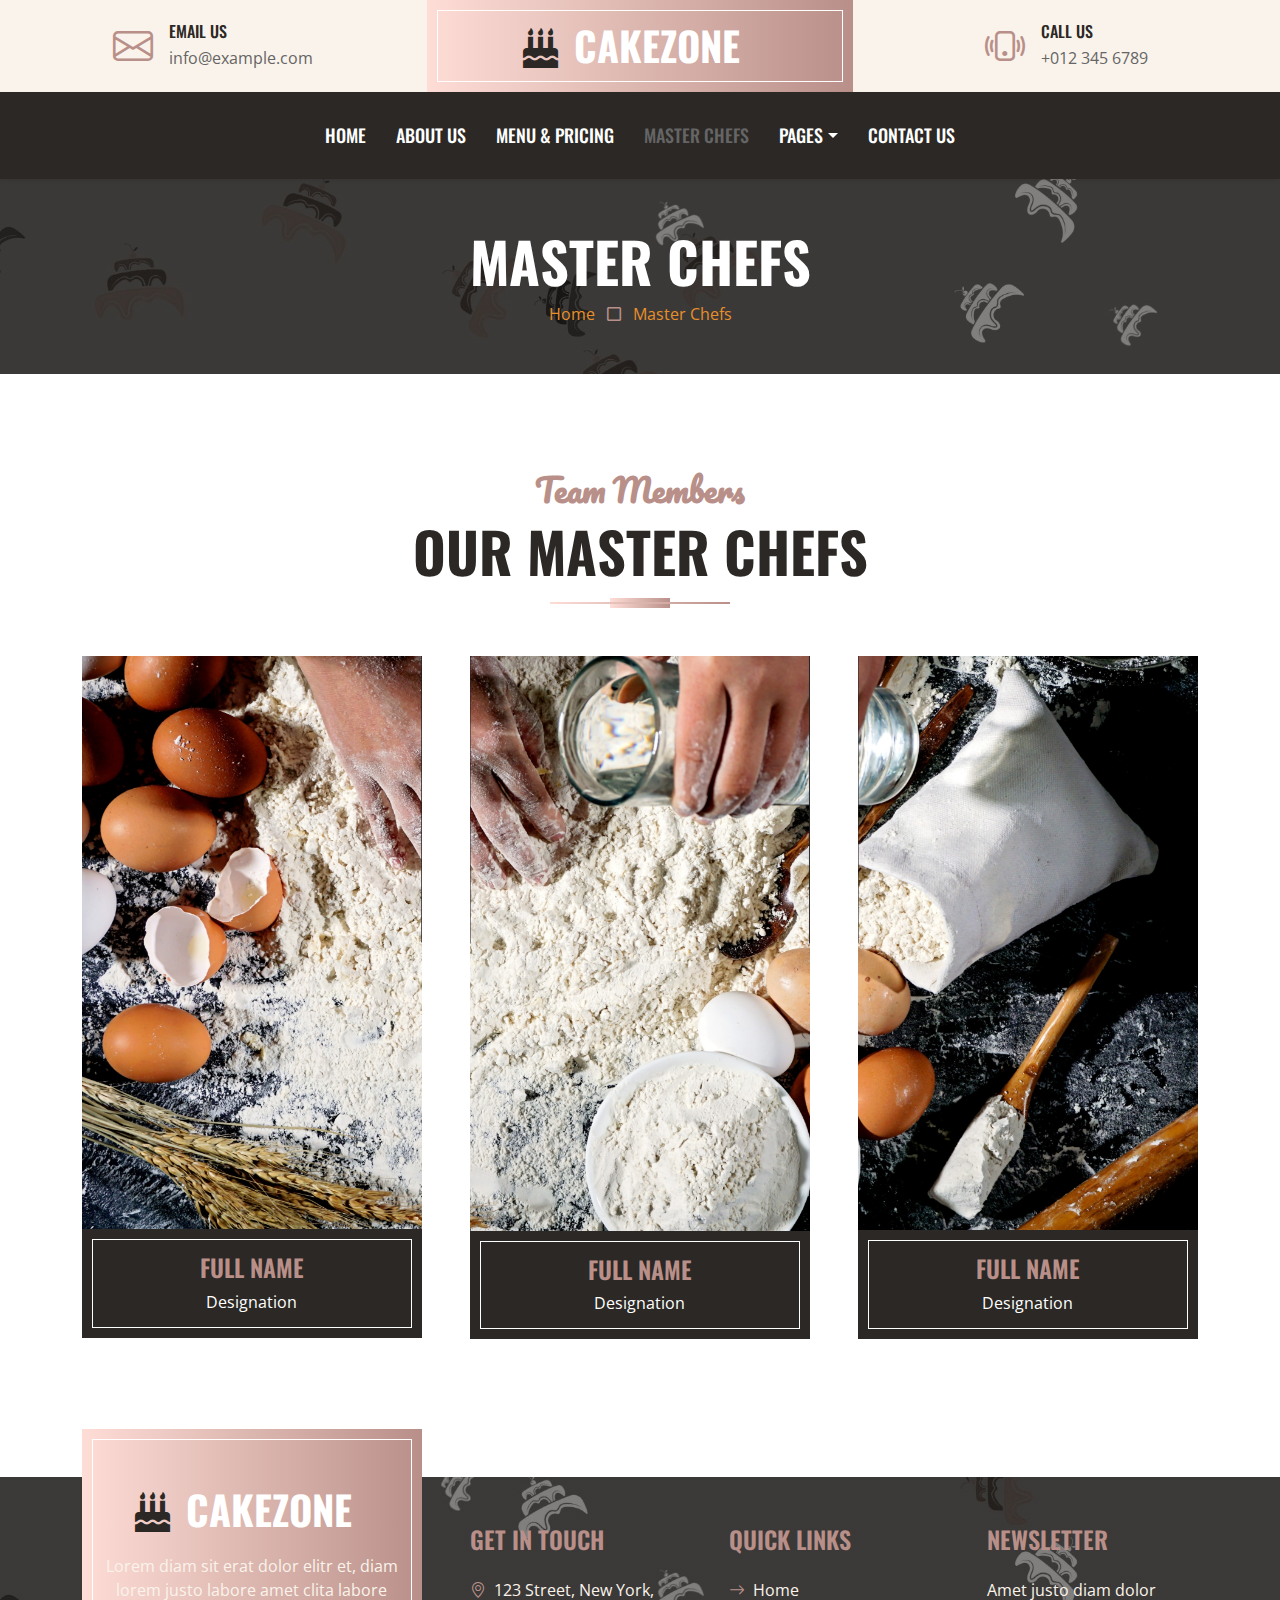
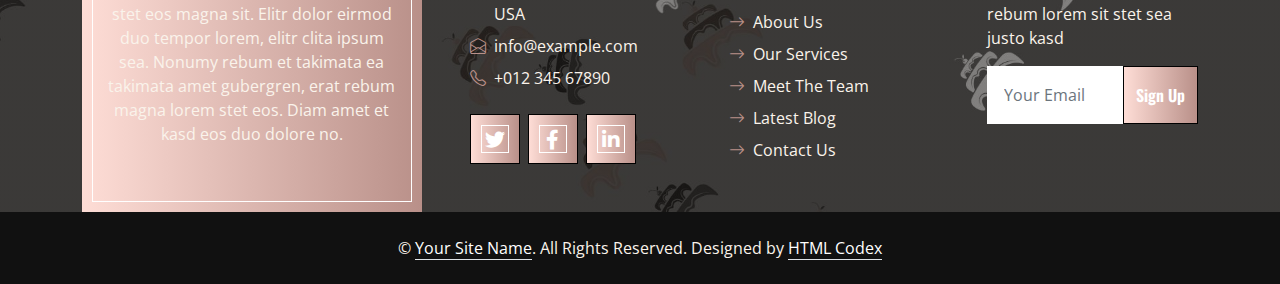
<file: team.html>
<!DOCTYPE html>
<html lang="en">

<head>
    <meta charset="utf-8">
    <title>CakeZone - Cake Shop Website Template</title>
    <meta content="width=device-width, initial-scale=1.0" name="viewport">
    <meta content="Free HTML Templates" name="keywords">
    <meta content="Free HTML Templates" name="description">

    <!-- Favicon -->
    <link href="img/favicon.ico" rel="icon">

    <!-- Google Web Fonts -->
    <link rel="preconnect" href="https://fonts.googleapis.com">
    <link rel="preconnect" href="https://fonts.gstatic.com" crossorigin>
    <link href="https://fonts.googleapis.com/css2?family=Open+Sans:wght@400;600&family=Oswald:wght@500;600;700&family=Pacifico&display=swap" rel="stylesheet"> 

    <!-- Icon Font Stylesheet -->
    <link href="https://cdnjs.cloudflare.com/ajax/libs/font-awesome/5.10.0/css/all.min.css" rel="stylesheet">
    <link href="https://cdn.jsdelivr.net/npm/bootstrap-icons@1.4.1/font/bootstrap-icons.css" rel="stylesheet">

    <!-- Libraries Stylesheet -->
    <link href="lib/owlcarousel/assets/owl.carousel.min.css" rel="stylesheet">

    <!-- Customized Bootstrap Stylesheet -->
    <link href="css/bootstrap.min.css" rel="stylesheet">

    <!-- Template Stylesheet -->
    <link href="css/style.css" rel="stylesheet">
</head>

<body>
    <!-- Topbar Start -->
    <div class="container-fluid px-0 d-none d-lg-block">
        <div class="row gx-0">
            <div class="col-lg-4 text-center bg-secondary py-3">
                <div class="d-inline-flex align-items-center justify-content-center">
                    <i class="bi bi-envelope fs-1 text-primary me-3"></i>
                    <div class="text-start">
                        <h6 class="text-uppercase mb-1">Email Us</h6>
                        <span>info@example.com</span>
                    </div>
                </div>
            </div>
            <div class="col-lg-4 text-center bg-primary border-inner py-3">
                <div class="d-inline-flex align-items-center justify-content-center">
                    <a href="index.html" class="navbar-brand">
                        <h1 class="m-0 text-uppercase text-white"><i class="fa fa-birthday-cake fs-1 text-dark me-3"></i>CakeZone</h1>
                    </a>
                </div>
            </div>
            <div class="col-lg-4 text-center bg-secondary py-3">
                <div class="d-inline-flex align-items-center justify-content-center">
                    <i class="bi bi-phone-vibrate fs-1 text-primary me-3"></i>
                    <div class="text-start">
                        <h6 class="text-uppercase mb-1">Call Us</h6>
                        <span>+012 345 6789</span>
                    </div>
                </div>
            </div>
        </div>
    </div>
    <!-- Topbar End -->


    <!-- Navbar Start -->
    <nav class="navbar navbar-expand-lg bg-dark navbar-dark shadow-sm py-3 py-lg-0 px-3 px-lg-0">
        <a href="index.html" class="navbar-brand d-block d-lg-none">
            <h1 class="m-0 text-uppercase text-white"><i class="fa fa-birthday-cake fs-1 text-primary me-3"></i>CakeZone</h1>
        </a>
        <button class="navbar-toggler" type="button" data-bs-toggle="collapse" data-bs-target="#navbarCollapse">
            <span class="navbar-toggler-icon"></span>
        </button>
        <div class="collapse navbar-collapse" id="navbarCollapse">
            <div class="navbar-nav ms-auto mx-lg-auto py-0">
                <a href="index.html" class="nav-item nav-link">Home</a>
                <a href="about.html" class="nav-item nav-link">About Us</a>
                <a href="menu.html" class="nav-item nav-link">Menu & Pricing</a>
                <a href="team.html" class="nav-item nav-link active">Master Chefs</a>
                <div class="nav-item dropdown">
                    <a href="#" class="nav-link dropdown-toggle" data-bs-toggle="dropdown">Pages</a>
                    <div class="dropdown-menu m-0">
                        <a href="service.html" class="dropdown-item">Our Service</a>
                        <a href="testimonial.html" class="dropdown-item">Testimonial</a>
                    </div>
                </div>
                <a href="contact.html" class="nav-item nav-link">Contact Us</a>
            </div>
        </div>
    </nav>
    <!-- Navbar End -->


    <!-- Page Header Start -->
    <div class="container-fluid bg-dark bg-img p-5 mb-5">
        <div class="row">
            <div class="col-12 text-center">
                <h1 class="display-4 text-uppercase text-white">Master Chefs</h1>
                <a href="">Home</a>
                <i class="far fa-square text-primary px-2"></i>
                <a href="">Master Chefs</a>
            </div>
        </div>
    </div>
    <!-- Page Header End -->


    <!-- Team Start -->
    <div class="container-fluid py-5">
        <div class="container">
            <div class="section-title position-relative text-center mx-auto mb-5 pb-3" style="max-width: 600px;">
                <h2 class="text-primary font-secondary">Team Members</h2>
                <h1 class="display-4 text-uppercase">Our Master Chefs</h1>
            </div>
            <div class="row g-5">
                <div class="col-lg-4 col-md-6">
                    <div class="team-item">
                        <div class="position-relative overflow-hidden">
                            <img class="img-fluid w-100" src="img/team-1.jpg" alt="">
                            <div class="team-overlay w-100 h-100 position-absolute top-50 start-50 translate-middle d-flex align-items-center justify-content-center">
                                <div class="d-flex align-items-center justify-content-start">
                                    <a class="btn btn-lg btn-primary btn-lg-square border-inner rounded-0 mx-1" href="#"><i class="fab fa-twitter fw-normal"></i></a>
                                    <a class="btn btn-lg btn-primary btn-lg-square border-inner rounded-0 mx-1" href="#"><i class="fab fa-facebook-f fw-normal"></i></a>
                                    <a class="btn btn-lg btn-primary btn-lg-square border-inner rounded-0 mx-1" href="#"><i class="fab fa-linkedin-in fw-normal"></i></a>
                                </div>
                            </div>
                        </div>
                        <div class="bg-dark border-inner text-center p-4">
                            <h4 class="text-uppercase text-primary">Full Name</h4>
                            <p class="text-white m-0">Designation</p>
                        </div>
                    </div>
                </div>
                <div class="col-lg-4 col-md-6">
                    <div class="team-item">
                        <div class="position-relative overflow-hidden">
                            <img class="img-fluid w-100" src="img/team-2.jpg" alt="">
                            <div class="team-overlay w-100 h-100 position-absolute top-50 start-50 translate-middle d-flex align-items-center justify-content-center">
                                <div class="d-flex align-items-center justify-content-start">
                                    <a class="btn btn-lg btn-primary btn-lg-square border-inner rounded-0 mx-1" href="#"><i class="fab fa-twitter fw-normal"></i></a>
                                    <a class="btn btn-lg btn-primary btn-lg-square border-inner rounded-0 mx-1" href="#"><i class="fab fa-facebook-f fw-normal"></i></a>
                                    <a class="btn btn-lg btn-primary btn-lg-square border-inner rounded-0 mx-1" href="#"><i class="fab fa-linkedin-in fw-normal"></i></a>
                                </div>
                            </div>
                        </div>
                        <div class="bg-dark border-inner text-center p-4">
                            <h4 class="text-uppercase text-primary">Full Name</h4>
                            <p class="text-white m-0">Designation</p>
                        </div>
                    </div>
                </div>
                <div class="col-lg-4 col-md-6">
                    <div class="team-item">
                        <div class="position-relative overflow-hidden">
                            <img class="img-fluid w-100" src="img/team-3.jpg" alt="">
                            <div class="team-overlay w-100 h-100 position-absolute top-50 start-50 translate-middle d-flex align-items-center justify-content-center">
                                <div class="d-flex align-items-center justify-content-start">
                                    <a class="btn btn-lg btn-primary btn-lg-square border-inner rounded-0 mx-1" href="#"><i class="fab fa-twitter fw-normal"></i></a>
                                    <a class="btn btn-lg btn-primary btn-lg-square border-inner rounded-0 mx-1" href="#"><i class="fab fa-facebook-f fw-normal"></i></a>
                                    <a class="btn btn-lg btn-primary btn-lg-square border-inner rounded-0 mx-1" href="#"><i class="fab fa-linkedin-in fw-normal"></i></a>
                                </div>
                            </div>
                        </div>
                        <div class="bg-dark border-inner text-center p-4">
                            <h4 class="text-uppercase text-primary">Full Name</h4>
                            <p class="text-white m-0">Designation</p>
                        </div>
                    </div>
                </div>
            </div>
        </div>
    </div>
    <!-- Team End -->


    <!-- Footer Start -->
    <div class="container-fluid bg-dark bg-img text-secondary" style="margin-top: 90px">
        <div class="container">
            <div class="row gx-5">
                <div class="col-lg-4 col-md-6 mt-lg-n5">
                    <div class="d-flex flex-column align-items-center justify-content-center text-center h-100 bg-primary border-inner p-4">
                        <a href="index.html" class="navbar-brand">
                            <h1 class="m-0 text-uppercase text-white"><i class="fa fa-birthday-cake fs-1 text-dark me-3"></i>CakeZone</h1>
                        </a>
                        <p class="mt-3">Lorem diam sit erat dolor elitr et, diam lorem justo labore amet clita labore stet eos magna sit. Elitr dolor eirmod duo tempor lorem, elitr clita ipsum sea. Nonumy rebum et takimata ea takimata amet gubergren, erat rebum magna lorem stet eos. Diam amet et kasd eos duo dolore no.</p>
                    </div>
                </div>
                <div class="col-lg-8 col-md-6">
                    <div class="row gx-5">
                        <div class="col-lg-4 col-md-12 pt-5 mb-5">
                            <h4 class="text-primary text-uppercase mb-4">Get In Touch</h4>
                            <div class="d-flex mb-2">
                                <i class="bi bi-geo-alt text-primary me-2"></i>
                                <p class="mb-0">123 Street, New York, USA</p>
                            </div>
                            <div class="d-flex mb-2">
                                <i class="bi bi-envelope-open text-primary me-2"></i>
                                <p class="mb-0">info@example.com</p>
                            </div>
                            <div class="d-flex mb-2">
                                <i class="bi bi-telephone text-primary me-2"></i>
                                <p class="mb-0">+012 345 67890</p>
                            </div>
                            <div class="d-flex mt-4">
                                <a class="btn btn-lg btn-primary btn-lg-square border-inner rounded-0 me-2" href="#"><i class="fab fa-twitter fw-normal"></i></a>
                                <a class="btn btn-lg btn-primary btn-lg-square border-inner rounded-0 me-2" href="#"><i class="fab fa-facebook-f fw-normal"></i></a>
                                <a class="btn btn-lg btn-primary btn-lg-square border-inner rounded-0 me-2" href="#"><i class="fab fa-linkedin-in fw-normal"></i></a>
                            </div>
                        </div>
                        <div class="col-lg-4 col-md-12 pt-0 pt-lg-5 mb-5">
                            <h4 class="text-primary text-uppercase mb-4">Quick Links</h4>
                            <div class="d-flex flex-column justify-content-start">
                                <a class="text-secondary mb-2" href="#"><i class="bi bi-arrow-right text-primary me-2"></i>Home</a>
                                <a class="text-secondary mb-2" href="#"><i class="bi bi-arrow-right text-primary me-2"></i>About Us</a>
                                <a class="text-secondary mb-2" href="#"><i class="bi bi-arrow-right text-primary me-2"></i>Our Services</a>
                                <a class="text-secondary mb-2" href="#"><i class="bi bi-arrow-right text-primary me-2"></i>Meet The Team</a>
                                <a class="text-secondary mb-2" href="#"><i class="bi bi-arrow-right text-primary me-2"></i>Latest Blog</a>
                                <a class="text-secondary" href="#"><i class="bi bi-arrow-right text-primary me-2"></i>Contact Us</a>
                            </div>
                        </div>
                        <div class="col-lg-4 col-md-12 pt-0 pt-lg-5 mb-5">
                            <h4 class="text-primary text-uppercase mb-4">Newsletter</h4>
                            <p>Amet justo diam dolor rebum lorem sit stet sea justo kasd</p>
                            <form action="">
                                <div class="input-group">
                                    <input type="text" class="form-control border-white p-3" placeholder="Your Email">
                                    <button class="btn btn-primary">Sign Up</button>
                                </div>
                            </form>
                        </div>
                    </div>
                </div>
            </div>
        </div>
    </div>
    <div class="container-fluid text-secondary py-4" style="background: #111111;">
        <div class="container text-center">
            <p class="mb-0">&copy; <a class="text-white border-bottom" href="#">Your Site Name</a>. All Rights Reserved. Designed by <a class="text-white border-bottom" href="https://htmlcodex.com">HTML Codex</a></p>
        </div>
    </div>
    <!-- Footer End -->


    <!-- Back to Top -->
    <a href="#" class="btn btn-primary border-inner py-3 fs-4 back-to-top"><i class="bi bi-arrow-up"></i></a>


    <!-- JavaScript Libraries -->
    <script src="https://code.jquery.com/jquery-3.4.1.min.js"></script>
    <script src="https://cdn.jsdelivr.net/npm/bootstrap@5.0.0/dist/js/bootstrap.bundle.min.js"></script>
    <script src="lib/easing/easing.min.js"></script>
    <script src="lib/waypoints/waypoints.min.js"></script>
    <script src="lib/counterup/counterup.min.js"></script>
    <script src="lib/owlcarousel/owl.carousel.min.js"></script>

    <!-- Template Javascript -->
    <script src="js/main.js"></script>
</body>

</html>
</file>
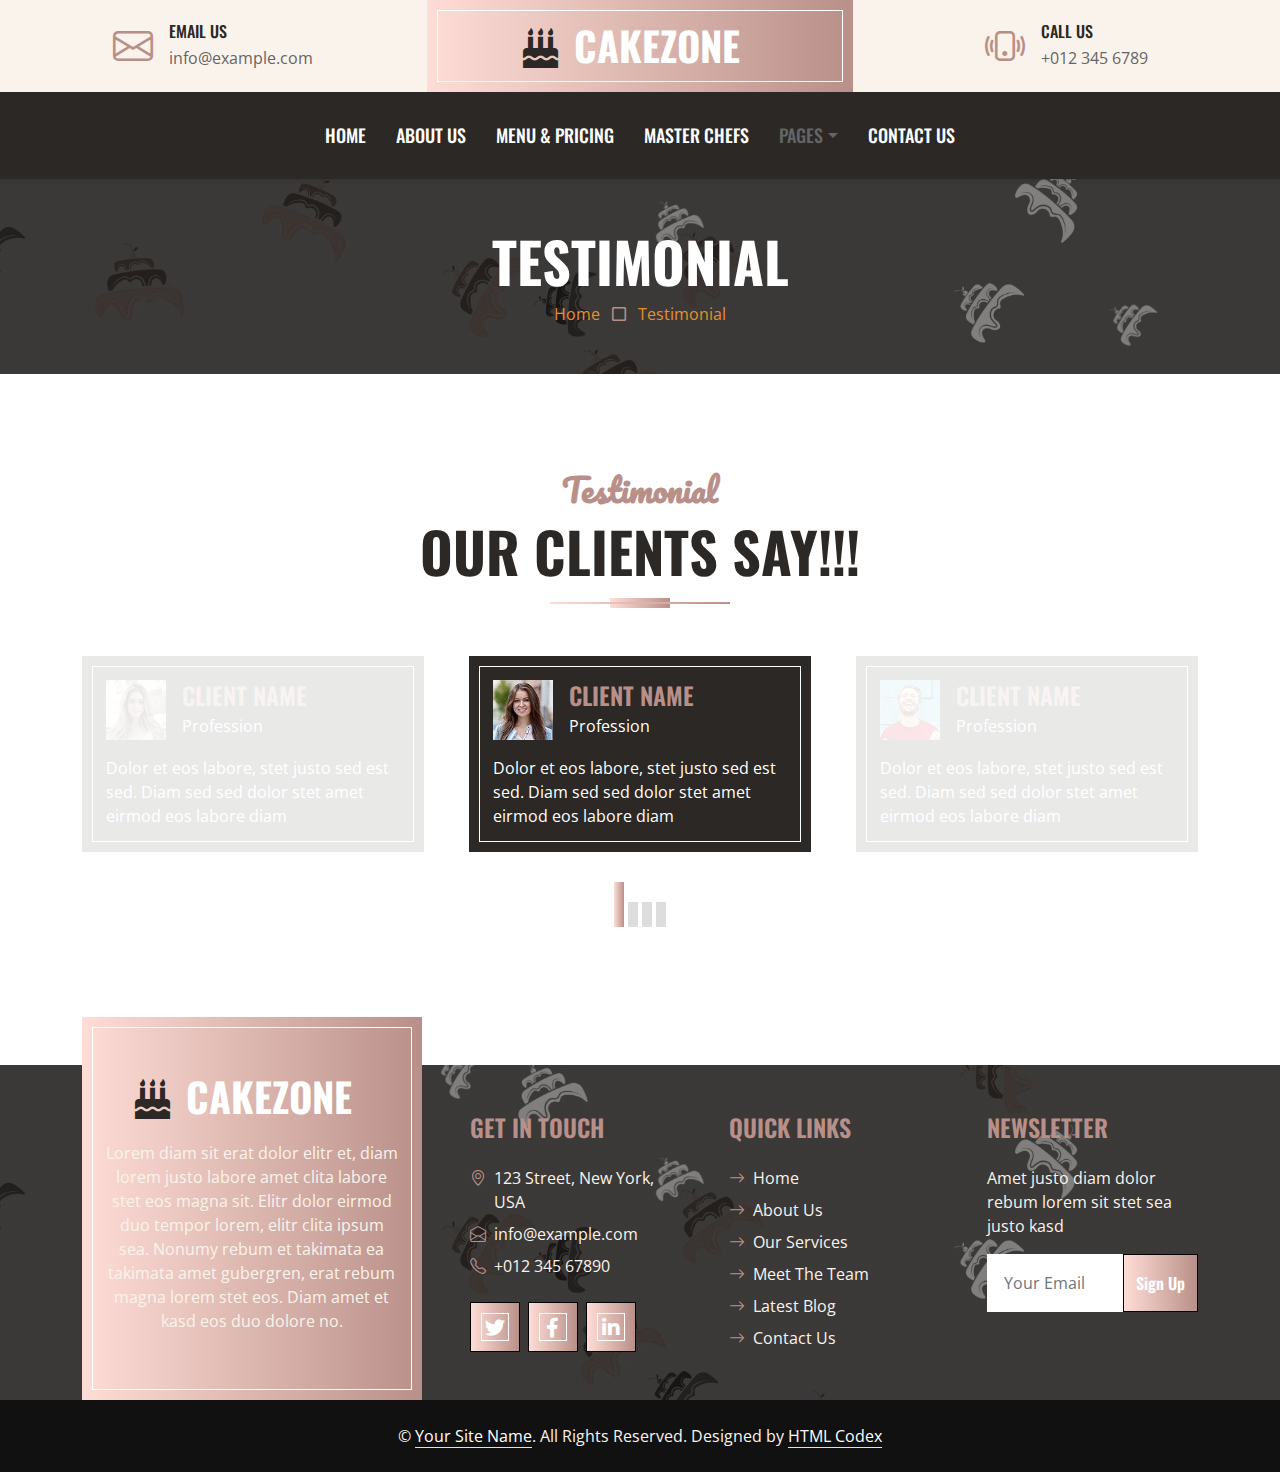
<file: testimonial.html>
<!DOCTYPE html>
<html lang="en">

<head>
    <meta charset="utf-8">
    <title>CakeZone - Cake Shop Website Template</title>
    <meta content="width=device-width, initial-scale=1.0" name="viewport">
    <meta content="Free HTML Templates" name="keywords">
    <meta content="Free HTML Templates" name="description">

    <!-- Favicon -->
    <link href="img/favicon.ico" rel="icon">

    <!-- Google Web Fonts -->
    <link rel="preconnect" href="https://fonts.googleapis.com">
    <link rel="preconnect" href="https://fonts.gstatic.com" crossorigin>
    <link href="https://fonts.googleapis.com/css2?family=Open+Sans:wght@400;600&family=Oswald:wght@500;600;700&family=Pacifico&display=swap" rel="stylesheet"> 

    <!-- Icon Font Stylesheet -->
    <link href="https://cdnjs.cloudflare.com/ajax/libs/font-awesome/5.10.0/css/all.min.css" rel="stylesheet">
    <link href="https://cdn.jsdelivr.net/npm/bootstrap-icons@1.4.1/font/bootstrap-icons.css" rel="stylesheet">

    <!-- Libraries Stylesheet -->
    <link href="lib/owlcarousel/assets/owl.carousel.min.css" rel="stylesheet">

    <!-- Customized Bootstrap Stylesheet -->
    <link href="css/bootstrap.min.css" rel="stylesheet">

    <!-- Template Stylesheet -->
    <link href="css/style.css" rel="stylesheet">
</head>

<body>
    <!-- Topbar Start -->
    <div class="container-fluid px-0 d-none d-lg-block">
        <div class="row gx-0">
            <div class="col-lg-4 text-center bg-secondary py-3">
                <div class="d-inline-flex align-items-center justify-content-center">
                    <i class="bi bi-envelope fs-1 text-primary me-3"></i>
                    <div class="text-start">
                        <h6 class="text-uppercase mb-1">Email Us</h6>
                        <span>info@example.com</span>
                    </div>
                </div>
            </div>
            <div class="col-lg-4 text-center bg-primary border-inner py-3">
                <div class="d-inline-flex align-items-center justify-content-center">
                    <a href="index.html" class="navbar-brand">
                        <h1 class="m-0 text-uppercase text-white"><i class="fa fa-birthday-cake fs-1 text-dark me-3"></i>CakeZone</h1>
                    </a>
                </div>
            </div>
            <div class="col-lg-4 text-center bg-secondary py-3">
                <div class="d-inline-flex align-items-center justify-content-center">
                    <i class="bi bi-phone-vibrate fs-1 text-primary me-3"></i>
                    <div class="text-start">
                        <h6 class="text-uppercase mb-1">Call Us</h6>
                        <span>+012 345 6789</span>
                    </div>
                </div>
            </div>
        </div>
    </div>
    <!-- Topbar End -->


    <!-- Navbar Start -->
    <nav class="navbar navbar-expand-lg bg-dark navbar-dark shadow-sm py-3 py-lg-0 px-3 px-lg-0">
        <a href="index.html" class="navbar-brand d-block d-lg-none">
            <h1 class="m-0 text-uppercase text-white"><i class="fa fa-birthday-cake fs-1 text-primary me-3"></i>CakeZone</h1>
        </a>
        <button class="navbar-toggler" type="button" data-bs-toggle="collapse" data-bs-target="#navbarCollapse">
            <span class="navbar-toggler-icon"></span>
        </button>
        <div class="collapse navbar-collapse" id="navbarCollapse">
            <div class="navbar-nav ms-auto mx-lg-auto py-0">
                <a href="index.html" class="nav-item nav-link">Home</a>
                <a href="about.html" class="nav-item nav-link">About Us</a>
                <a href="menu.html" class="nav-item nav-link">Menu & Pricing</a>
                <a href="team.html" class="nav-item nav-link">Master Chefs</a>
                <div class="nav-item dropdown">
                    <a href="#" class="nav-link dropdown-toggle active" data-bs-toggle="dropdown">Pages</a>
                    <div class="dropdown-menu m-0">
                        <a href="service.html" class="dropdown-item">Our Service</a>
                        <a href="testimonial.html" class="dropdown-item active">Testimonial</a>
                    </div>
                </div>
                <a href="contact.html" class="nav-item nav-link">Contact Us</a>
            </div>
        </div>
    </nav>
    <!-- Navbar End -->


    <!-- Page Header Start -->
    <div class="container-fluid bg-dark bg-img p-5 mb-5">
        <div class="row">
            <div class="col-12 text-center">
                <h1 class="display-4 text-uppercase text-white">Testimonial</h1>
                <a href="">Home</a>
                <i class="far fa-square text-primary px-2"></i>
                <a href="">Testimonial</a>
            </div>
        </div>
    </div>
    <!-- Page Header End -->


    <!-- Testimonial Start -->
    <div class="container-fluid py-5">
        <div class="container">
            <div class="section-title position-relative text-center mx-auto mb-5 pb-3" style="max-width: 600px;">
                <h2 class="text-primary font-secondary">Testimonial</h2>
                <h1 class="display-4 text-uppercase">Our Clients Say!!!</h1>
            </div>
            <div class="owl-carousel testimonial-carousel">
                <div class="testimonial-item bg-dark text-white border-inner p-4">
                    <div class="d-flex align-items-center mb-3">
                        <img class="img-fluid flex-shrink-0" src="img/testimonial-1.jpg" style="width: 60px; height: 60px;">
                        <div class="ps-3">
                            <h4 class="text-primary text-uppercase mb-1">Client Name</h4>
                            <span>Profession</span>
                        </div>
                    </div>
                    <p class="mb-0">Dolor et eos labore, stet justo sed est sed. Diam sed sed dolor stet amet eirmod eos labore diam
                    </p>
                </div>
                <div class="testimonial-item bg-dark text-white border-inner p-4">
                    <div class="d-flex align-items-center mb-3">
                        <img class="img-fluid flex-shrink-0" src="img/testimonial-2.jpg" style="width: 60px; height: 60px;">
                        <div class="ps-3">
                            <h4 class="text-primary text-uppercase mb-1">Client Name</h4>
                            <span>Profession</span>
                        </div>
                    </div>
                    <p class="mb-0">Dolor et eos labore, stet justo sed est sed. Diam sed sed dolor stet amet eirmod eos labore diam
                    </p>
                </div>
                <div class="testimonial-item bg-dark text-white border-inner p-4">
                    <div class="d-flex align-items-center mb-3">
                        <img class="img-fluid flex-shrink-0" src="img/testimonial-3.jpg" style="width: 60px; height: 60px;">
                        <div class="ps-3">
                            <h4 class="text-primary text-uppercase mb-1">Client Name</h4>
                            <span>Profession</span>
                        </div>
                    </div>
                    <p class="mb-0">Dolor et eos labore, stet justo sed est sed. Diam sed sed dolor stet amet eirmod eos labore diam
                    </p>
                </div>
                <div class="testimonial-item bg-dark text-white border-inner p-4">
                    <div class="d-flex align-items-center mb-3">
                        <img class="img-fluid flex-shrink-0" src="img/testimonial-4.jpg" style="width: 60px; height: 60px;">
                        <div class="ps-3">
                            <h4 class="text-primary text-uppercase mb-1">Client Name</h4>
                            <span>Profession</span>
                        </div>
                    </div>
                    <p class="mb-0">Dolor et eos labore, stet justo sed est sed. Diam sed sed dolor stet amet eirmod eos labore diam
                    </p>
                </div>
            </div>
        </div>
    </div>
    <!-- Testimonial End -->


    <!-- Footer Start -->
    <div class="container-fluid bg-dark bg-img text-secondary" style="margin-top: 90px">
        <div class="container">
            <div class="row gx-5">
                <div class="col-lg-4 col-md-6 mt-lg-n5">
                    <div class="d-flex flex-column align-items-center justify-content-center text-center h-100 bg-primary border-inner p-4">
                        <a href="index.html" class="navbar-brand">
                            <h1 class="m-0 text-uppercase text-white"><i class="fa fa-birthday-cake fs-1 text-dark me-3"></i>CakeZone</h1>
                        </a>
                        <p class="mt-3">Lorem diam sit erat dolor elitr et, diam lorem justo labore amet clita labore stet eos magna sit. Elitr dolor eirmod duo tempor lorem, elitr clita ipsum sea. Nonumy rebum et takimata ea takimata amet gubergren, erat rebum magna lorem stet eos. Diam amet et kasd eos duo dolore no.</p>
                    </div>
                </div>
                <div class="col-lg-8 col-md-6">
                    <div class="row gx-5">
                        <div class="col-lg-4 col-md-12 pt-5 mb-5">
                            <h4 class="text-primary text-uppercase mb-4">Get In Touch</h4>
                            <div class="d-flex mb-2">
                                <i class="bi bi-geo-alt text-primary me-2"></i>
                                <p class="mb-0">123 Street, New York, USA</p>
                            </div>
                            <div class="d-flex mb-2">
                                <i class="bi bi-envelope-open text-primary me-2"></i>
                                <p class="mb-0">info@example.com</p>
                            </div>
                            <div class="d-flex mb-2">
                                <i class="bi bi-telephone text-primary me-2"></i>
                                <p class="mb-0">+012 345 67890</p>
                            </div>
                            <div class="d-flex mt-4">
                                <a class="btn btn-lg btn-primary btn-lg-square border-inner rounded-0 me-2" href="#"><i class="fab fa-twitter fw-normal"></i></a>
                                <a class="btn btn-lg btn-primary btn-lg-square border-inner rounded-0 me-2" href="#"><i class="fab fa-facebook-f fw-normal"></i></a>
                                <a class="btn btn-lg btn-primary btn-lg-square border-inner rounded-0 me-2" href="#"><i class="fab fa-linkedin-in fw-normal"></i></a>
                            </div>
                        </div>
                        <div class="col-lg-4 col-md-12 pt-0 pt-lg-5 mb-5">
                            <h4 class="text-primary text-uppercase mb-4">Quick Links</h4>
                            <div class="d-flex flex-column justify-content-start">
                                <a class="text-secondary mb-2" href="#"><i class="bi bi-arrow-right text-primary me-2"></i>Home</a>
                                <a class="text-secondary mb-2" href="#"><i class="bi bi-arrow-right text-primary me-2"></i>About Us</a>
                                <a class="text-secondary mb-2" href="#"><i class="bi bi-arrow-right text-primary me-2"></i>Our Services</a>
                                <a class="text-secondary mb-2" href="#"><i class="bi bi-arrow-right text-primary me-2"></i>Meet The Team</a>
                                <a class="text-secondary mb-2" href="#"><i class="bi bi-arrow-right text-primary me-2"></i>Latest Blog</a>
                                <a class="text-secondary" href="#"><i class="bi bi-arrow-right text-primary me-2"></i>Contact Us</a>
                            </div>
                        </div>
                        <div class="col-lg-4 col-md-12 pt-0 pt-lg-5 mb-5">
                            <h4 class="text-primary text-uppercase mb-4">Newsletter</h4>
                            <p>Amet justo diam dolor rebum lorem sit stet sea justo kasd</p>
                            <form action="">
                                <div class="input-group">
                                    <input type="text" class="form-control border-white p-3" placeholder="Your Email">
                                    <button class="btn btn-primary">Sign Up</button>
                                </div>
                            </form>
                        </div>
                    </div>
                </div>
            </div>
        </div>
    </div>
    <div class="container-fluid text-secondary py-4" style="background: #111111;">
        <div class="container text-center">
            <p class="mb-0">&copy; <a class="text-white border-bottom" href="#">Your Site Name</a>. All Rights Reserved. Designed by <a class="text-white border-bottom" href="https://htmlcodex.com">HTML Codex</a></p>
        </div>
    </div>
    <!-- Footer End -->


    <!-- Back to Top -->
    <a href="#" class="btn btn-primary border-inner py-3 fs-4 back-to-top"><i class="bi bi-arrow-up"></i></a>


    <!-- JavaScript Libraries -->
    <script src="https://code.jquery.com/jquery-3.4.1.min.js"></script>
    <script src="https://cdn.jsdelivr.net/npm/bootstrap@5.0.0/dist/js/bootstrap.bundle.min.js"></script>
    <script src="lib/easing/easing.min.js"></script>
    <script src="lib/waypoints/waypoints.min.js"></script>
    <script src="lib/counterup/counterup.min.js"></script>
    <script src="lib/owlcarousel/owl.carousel.min.js"></script>

    <!-- Template Javascript -->
    <script src="js/main.js"></script>
</body>

</html>
</file>
<file: css/style.css>
/********** Template CSS **********/
.body-body {
    background-image: url(../img/background.jpg)
}

:root {
    --primary:linear-gradient(to right, #FEDDD6 ,#B99089) ;
    --secondary: #FAF3EB;
    --light: #FFFFFF;
    --dark: #2B2825;
}

.bg-primary {
    background-image: linear-gradient(to right,#FEDDD6 ,#B99089);
}

.btn-primary {
    background-image: linear-gradient(to right,#FEDDD6 ,#B99089);
    background-color: #DDDDDD;
    border-color: #000000;
}

.text-primary {
    color: #B99089;
}

.font-secondary {
    font-family: 'Pacifico', cursive;
}

h1,
h2,
.font-weight-bold {
    font-weight: 700 !important;
}

.ST {
    font-size: 3.5rem;
}

h3,
h4,
.font-weight-semi-bold {
    font-weight: 600 !important;
}

h5,
h6,
.font-weight-medium {
    font-weight: 500 !important;
}

.btn {
    font-family: 'Oswald', sans-serif;
    font-weight: 600;
    transition: .5s;
}

.btn-primary {
    color: #FFFFFF;
}

.border-inner {
    position: relative;
}

.border-inner * {
    position: relative;
    z-index: 1;
}

.border-inner::before {
    position: absolute;
    content: "";
    top: 10px;
    right: 10px;
    bottom: 10px;
    left: 10px;
    background: none;
    border: 1px solid var(--light);
    z-index: 0;
}

.btn-square {
    width: 40px;
    height: 40px;
}

.btn-sm-square {
    width: 30px;
    height: 30px;
}

.btn-lg-square {
    width: 50px;
    height: 50px;
}

.btn-square,
.btn-sm-square,
.btn-lg-square {
    padding-left: 0;
    padding-right: 0;
    text-align: center;
}

.back-to-top {
    position: fixed;
    display: none;
    right: 30px;
    bottom: 0;
    border-radius: 0;
    z-index: 99;
}

.navbar-dark .navbar-nav .nav-link {
    font-family: 'Oswald', sans-serif;
    padding: 30px 15px;
    font-size: 18px;
    font-weight: 500;
    text-transform: uppercase;
    color: var(--light);
    outline: none;
    transition: .5s;
}

.sticky-top.navbar-dark .navbar-nav .nav-link {
    padding: 20px 15px;
}

.navbar-dark .navbar-nav .nav-link:hover,
.navbar-dark .navbar-nav .nav-link.active {
    color: var(--primary);
}

@media (max-width: 991.98px) {
    .navbar-dark .navbar-nav .nav-link  {
        padding: 10px 0;
    }
}

.hero-header {
    background: url(../img/hero.jpg) top right no-repeat;
    background-size: cover;
    background-attachment: fixed;
    background-position: center;
}

.btn-play {
    position: relative;
    display: block;
    box-sizing: content-box;
    width: 16px;
    height: 26px;
    border-radius: 100%;
    border: none;
    outline: none !important;
    padding: 18px 20px 20px 28px;
    background: #FFFFFF;
}

.btn-play:before {
    content: "";
    position: absolute;
    z-index: 0;
    left: 50%;
    top: 50%;
    transform: translateX(-50%) translateY(-50%);
    display: block;
    width: 60px;
    height: 60px;
    background: #FFFFFF;
    border-radius: 100%;
    animation: pulse-border 1500ms ease-out infinite;
}

.btn-play:after {
    content: "";
    position: absolute;
    z-index: 1;
    left: 50%;
    top: 50%;
    transform: translateX(-50%) translateY(-50%);
    display: block;
    width: 60px;
    height: 60px;
    background: #FFFFFF;
    border-radius: 100%;
    transition: all 200ms;
}

.btn-play span {
    display: block;
    position: relative;
    z-index: 3;
    width: 0;
    height: 0;
    left: -1px;
    border-left: 16px solid var(--primary);
    border-top: 11px solid transparent;
    border-bottom: 11px solid transparent;
}

@keyframes pulse-border {
    0% {
        transform: translateX(-50%) translateY(-50%) translateZ(0) scale(1);
        opacity: 1;
    }

    100% {
        transform: translateX(-50%) translateY(-50%) translateZ(0) scale(2);
        opacity: 0;
    }
}

#videoModal .modal-dialog {
    position: relative;
    max-width: 800px;
    margin: 60px auto 0 auto;
}

#videoModal .modal-body {
    position: relative;
    padding: 0px;
}

#videoModal .close {
    position: absolute;
    width: 30px;
    height: 30px;
    right: 0px;
    top: -30px;
    z-index: 999;
    font-size: 30px;
    font-weight: normal;
    color: #FFFFFF;
    background: #000000;
    opacity: 1;
}

.section-title::before {
    position: absolute;
    content: "";
    width: 60px;
    height: 10px;
    left: 50%;
    bottom: 0;
    margin-left: -30px;
    background: var(--primary);
}

.section-title::after {
    position: absolute;
    content: "";
    width: 180px;
    height: 2px;
    left: 50%;
    bottom: 4px;
    margin-left: -90px;
    background: var(--primary);
}

.service::after,
.contact::after {
    position: absolute;
    content: "";
    width: 100%;
    height: calc(100% - 45px);
    top: 135px;
    left: 0;
    background: linear-gradient(rgba(43, 40, 37, .9), rgba(43, 40, 37, .4)), url(../img/service.jpg) center center no-repeat;
    background-size: cover;
    z-index: -1;
}

.contact::after {
    background: linear-gradient(rgba(43, 40, 37, .5), rgba(43, 40, 37, .5)), url(../img/bg.jpg) center center no-repeat;
    background-size: cover;
}

.bg-offer {
    background: linear-gradient(rgba(43, 40, 37, .9), rgba(43, 40, 37, .9)), url(../img/offer.jpg) center center no-repeat;
    background-size: cover;
}

.team-item img {
    transition: .5s;
}

.team-item:hover img {
    transform: scale(1.1);
    filter: blur(5px)
}

.team-item .team-overlay {
    transition: .5s;
    opacity: 0;
}

.team-item:hover .team-overlay {
    opacity: 1;
}

.testimonial-carousel .owl-dots {
    height: 45px;
    margin-top: 30px;
    display: flex;
    align-items: flex-end;
    justify-content: center;
}

.testimonial-carousel .owl-dot {
    position: relative;
    display: inline-block;
    margin: 0 2px;
    width: 10px;
    height: 25px;
    background: #DDDDDD;
    transition: .5s;
}

.testimonial-carousel .owl-dot.active {
    height: 45px;
    background: var(--primary);
}

.testimonial-carousel .owl-item .testimonial-item {
    opacity: .1;
    transition: .5s;
}

.testimonial-carousel .owl-item.center .testimonial-item {
    opacity: 1;
}

.bg-img {
    background: linear-gradient(rgba(43, 40, 37, .5), rgba(43, 40, 37, .5)), url(../img/bg.jpg) center center no-repeat;
    background-size: cover;
}
</file>
<file: css/CSS/style.css>
/*------------------------------------------------------------------
    IMPORT FONTS
-------------------------------------------------------------------*/

@import url('https://fonts.googleapis.com/css?family=Arbutus+Slab');
@import url('https://fonts.googleapis.com/css?family=Athiti:400,500,600');

/*------------------------------------------------------------------
    IMPORT FILES
-------------------------------------------------------------------*/

@import url(animate.css);
@import url(font-awesome.min.css);
@import url(superslides.css);
@import url(baguetteBox.min.css);

/*------------------------------------------------------------------
    SKELETON
-------------------------------------------------------------------*/

body {
    color: #666666;
    font-size: 15px;
    font-family: 'Athiti', sans-serif;
    line-height: 1.80857;
}


a {
    color: #1f1f1f;
    text-decoration: none !important;
    outline: none !important;
    -webkit-transition: all .3s ease-in-out;
    -moz-transition: all .3s ease-in-out;
    -ms-transition: all .3s ease-in-out;
    -o-transition: all .3s ease-in-out;
    transition: all .3s ease-in-out;
}

h1,
h2,
h3,
h4,
h5,
h6 {
    letter-spacing: 0;
    font-weight: normal;
    position: relative;
    padding: 0 0 10px 0;
    font-weight: normal;
    line-height: 120% !important;
    color: #1f1f1f;
    margin: 0
}

h1 {
    font-size: 24px
}

h2 {
    font-size: 22px
}

h3 {
    font-size: 18px
}

h4 {
    font-size: 16px
}

h5 {
    font-size: 14px
}

h6 {
    font-size: 13px
}

h1 a,
h2 a,
h3 a,
h4 a,
h5 a,
h6 a {
    color: #212121;
    text-decoration: none!important;
    opacity: 1
}

h1 a:hover,
h2 a:hover,
h3 a:hover,
h4 a:hover,
h5 a:hover,
h6 a:hover {
    opacity: .8
}

a {
    color: #1f1f1f;
    text-decoration: none;
    outline: none;
}

a,
.btn {
    text-decoration: none !important;
    outline: none !important;
    -webkit-transition: all .3s ease-in-out;
    -moz-transition: all .3s ease-in-out;
    -ms-transition: all .3s ease-in-out;
    -o-transition: all .3s ease-in-out;
    transition: all .3s ease-in-out;
}

.btn-custom {
    margin-top: 20px;
    background-color: transparent !important;
    border: 2px solid #ddd;
    padding: 12px 40px;
    font-size: 16px;
}

.lead {
    font-size: 18px;
    line-height: 30px;
    color: #767676;
    margin: 0;
    padding: 0;
}

blockquote {
    margin: 20px 0 20px;
    padding: 30px;
}

ul, li, ol{
	list-style: none;
	margin: 0px;
	padding: 0px;
}
button:focus{
	outline: none;
}

.form-control::-moz-placeholder {
    color: #2a2a2a;
    opacity: 1;
}

/*------------------------------------------------------------------
    LOADER 
-------------------------------------------------------------------*/


/*------------------------------------------------------------------
    HEADER
-------------------------------------------------------------------*/
.top-navbar{
	position: relative;
	z-index: 10;
}

.top-navbar .navbar{
	padding: 15px 0px;
	position: fixed;
	width: 100%;
	transition: height .3s ease-out, background .3s ease-out, box-shadow .3s ease-out;
	-webkit-transform: translate3d(0, 0, 0);
	transform: translate3d(0, 0, 0);
	z-index: 100;
}

.top-navbar .navbar-light .navbar-nav .nav-link{
	color: #010101;
	font-size: 18px;
	padding: 0px 20px;
	border-radius: 4px;
}

.top-navbar .navbar-light .navbar-nav .nav-item .nav-link:hover{
	background: #d0a772;
	color: #ffffff;
}
.top-navbar .navbar-light .navbar-nav .nav-item.active .nav-link{
	background: #d0a772;
	color: #ffffff;
	border-radius: 4px;
}

.navbar-expand-lg .navbar-nav .dropdown-menu{
	border: none;
	 box-shadow: 2px 5px 6px rgba(0,0,0,0.5);
}

.navbar-expand-lg .navbar-nav .dropdown-menu a.dropdown-item:hover{
	background: #d0a772;
	color: #ffffff;
}
.navbar-light .navbar-toggler:hover{
	background: #cfa671;
}

/*------------------------------------------------------------------
    Slider
-------------------------------------------------------------------*/

.cover-slides{
	height: 100vh;
}
.slides-navigation a {
	background: #cfa671;
    position: absolute;
    height: 70px;
    width: 70px;
    top: 50%;
    font-size: 20px;
    display: block;
    color: #fff;
	line-height: 80px;
	text-align: center;
    transition: all .3s ease-in-out;
}
.slides-navigation a i{
	font-size: 40px;
}
.slides-navigation a:hover {
	background: #010101;
}
.cover-slides .container{
	height: 100%;
	position: relative;
	z-index: 2;
}
.cover-slides .container > .row {
	-webkit-box-align: center;
	-ms-flex-align: center;
	align-items: center;
}
.cover-slides .container > .row {
    height: 100%;
}

.btn{
	text-transform: uppercase;
	padding: 19px 36px;
}
.btn{
	display: inline-block;
	font-weight: 600;
	text-align: center;
	white-space: nowrap;
	vertical-align: middle;
	-webkit-user-select: none;
	-moz-user-select: none;
	-ms-user-select: none;
	user-select: none;
	border: 2px solid transparent;
	padding: 12px 30px;
	font-size: 16px;
	line-height: 1.5;
	border-radius: .1875rem;
	transition: color .15s ease-in-out, background-color .15s ease-in-out, border-color .15s ease-in-out, box-shadow .15s ease-in-out;
}
.btn-outline-new-white {
    color: #fff;
    background-color: transparent;
    background-image: none;
    border-color: #cfa671;
}
.btn-outline-new-white:hover {
    color: #ffffff;
    background-color: #cfa671;
    border-color: #cfa671;
}

.overlay-background {
    background: #333;
    position: absolute;
    height: 100%;
    width: 100%;
    left: 0;
    top: 0;
	opacity: 0.5;
}

.cover-slides h1{
	font-family: 'Arbutus Slab', serif;
	font-weight: 500;
	font-size: 64px;
	color: #fff;
}
.cover-slides p{
	font-size: 18px;
	color: #fff;
}
.slides-pagination a{
	border: 2px solid #ffffff;
}
.slides-pagination a.current{
	background: #cfa671;
	border: 2px solid #cfa671;
}

/*------------------------------------------------------------------
    About
-------------------------------------------------------------------*/

.about-section-box{
	padding: 70px 0px;
}
.about-section-box .img-fluid{
	box-shadow: -10px -10px 0px #d0a772;
}
.inner-column{}
.inner-column h1{
	font-family: 'Arbutus Slab', serif;
	font-size: 30px;
	color: #010101;
}
.inner-column h1 span{
	color: #d0a772;
}
.inner-column h4{
	font-size: 16px;
	font-weight: 500;
}
.inner-column p{
	font-size: 18px;
}
.inner-column .btn-outline-new-white{
	color: #d0a772;
}
.inner-column .btn-outline-new-white:hover{
	color: #ffffff;
}

/*------------------------------------------------------------------
    QT
-------------------------------------------------------------------*/


.qt-background{
	background: url(../img/macarons.jpeg) no-repeat;
	background-size: cover;
	padding: 150px 0;
	background-attachment: fixed;
	background-position: center center;
	position: relative;
}
.qt-background p {
    font-size: 35px;
    font-weight: 300;
    line-height: 44px;
    color: #fff;
	font-family: 'Arbutus Slab', serif;
	margin-bottom: 20px;
}

.qt-background span {
    color: #fff;
    font-size: 20px;  
	font-weight: 500;	
}

/*------------------------------------------------------------------
    Menu
-------------------------------------------------------------------*/

.menu-box{
	padding: 70px 0px;
}

.heading-title{
	margin-bottom: 50px;
}
.heading-title h2{
	color: #010101;
	font-size: 28px;
	font-family: 'Arbutus Slab', serif;
}
.heading-title p{
	font-size: 18px;
	font-weight: 200;
	margin: 0px;
}

.filter-button-group {
    border: 1px solid #e4e4e4;
    border-radius: 4px;
    margin: 10px 15px;
    display: inline-block;
}

.filter-button-group button {
    color: #333;
    letter-spacing: 1px;
    text-transform: uppercase;
    font-weight: 600;
    font-size: 14px;
    cursor: pointer;
    background: #fff;
    padding: 12px 40px;
    border: none;
    border-radius: 4px;
}

.filter-button-group button.active {
    background: #cfa671;
    color: #fff;
    box-shadow: 2px 20px 45px 5px rgba(0,0,0,.2);
}

.gallery-single{
	margin: 30px 0px;
}

.gallery-single {
    position: relative;
    overflow: hidden;
    -webkit-box-shadow: 0 0 10px #ccc;
    box-shadow: 0 0 10px #ccc;
    height: 300px;
}

.why-text {
    position: absolute;
    left: 0;
    bottom: -100%;
    right: 0;
    height: 100%;
    background: rgba(207, 166, 113, 0.9);
    padding: 12px 12px;
    -webkit-transition: all .3s ease;
    transition: all .3s ease;
}
.why-text h4{
	color: #ffffff;
	font-size: 24px;
	font-weight: 500;
	font-family: 'Arbutus Slab', serif;
}
.why-text p{
	color: #ffffff;
	font-size: 18px;
	border-bottom: 1px dashed #010101;
	margin: 0px;
	padding-bottom: 15px;
	margin-top: 15px;
	margin-bottom: 15px;
}
.why-text h5{
	font-size: 28px;
	font-weight: 600;
	color: #ffffff;
}

.gallery-single:hover .why-text{
	bottom: 0px;
}


/*------------------------------------------------------------------
    Gallery
-------------------------------------------------------------------*/

.gallery-box{
	padding: 70px 0px;
}
.tz-gallery{
	margin-top: 30px;
}
.tz-gallery .lightbox img {
    width: 100%;
    margin-bottom: 30px;
    transition: 0.2s ease-in-out;
    box-shadow: 0 2px 3px rgba(0,0,0,0.2);
    /*height: 375px;*/
}
.tz-gallery .lightbox img:hover {
    transform: scale(1.05);
    box-shadow: 0 8px 15px rgba(0,0,0,0.3);
}

/*------------------------------------------------------------------
    Customer Reviews
-------------------------------------------------------------------*/

.customer-reviews-box{
	padding: 70px 0px;
}

.carousel-inner .carousel-item .img-box{
	width: 135px;
	height: 135px;
}
.carousel-control-prev{
	left: -100px;
}
.carousel-control-next{
	right: -100px;
}
.carousel-indicators{
	top: 320px;
}

.text-warning{
	color: #d0a772 !important;
	font-size: 24px;
}

@media (min-width: 320px) and (max-width: 640px) {
	.carousel-inner .carousel-item p{
		font-size: 14px;
	}
	.carousel-control-prev{
		left: -5px;
	}
	.carousel-control-next{
		right: -5px;
	}
 	.carousel-indicators{
		top: 400px;
	}
}

#reviews .carousel-control-prev{
	background: #d0a772;
	color: #ffffff;
	display: block;
	position: absolute;
	width: 8%;
	height: 50px;
	top: 50%;
	font-size: 28px;
	opacity: 1;
}
#reviews .carousel-control-prev:hover{
	background: #010101;
	color: #ffffff;
}

#reviews .carousel-control-next{
	background: #d0a772;
	color: #ffffff;
	display: block;
	position: absolute;
	width: 8%;
	height: 50px;
	top: 50%;
	font-size: 28px;
	opacity: 1;
}
#reviews .carousel-control-next:hover{
	background: #010101;
	color: #ffffff;
}


/*------------------------------------------------------------------
    Contact info
-------------------------------------------------------------------*/

.contact-imfo-box{
	background: #d0a772;
	padding: 30px 0;
}

.overflow-hidden {
    overflow: hidden;
}

.contact-imfo-box i{
	display: block;
	float: left;
	width: 60px;
	height: 60px;
	line-height: 60px;
	text-align: center;
	background: #fff;
	color: #d0a772;
	font-size: 30px;
	-webkit-border-radius: 50%;
	-moz-border-radius: 50%;
	-ms-border-radius: 50%;
	border-radius: 50%;
	margin-right: 20px;
}
.contact-imfo-box h4 {
    margin: 0px;
    margin-top: 5px;
	color: #ffffff;
	font-size: 20px;
	padding: 0px;
	font-weight: 500;
	line-height: 24px;
}
.contact-imfo-box p {
    margin: 0px;
	color: #ffffff;
	font-weight: 300;
}

/*------------------------------------------------------------------
    Footer
-------------------------------------------------------------------*/

.footer-area{
	padding-top: 50px;
	padding-bottom: 0px;
}
.bg-f{
	background-image: url("../images/footer-bg.jpg");
	background-attachment: scroll;
	background-clip: initial;
	background-color: rgba(0, 0, 0, 0);
	background-origin: initial;
	background-position: center center;
	background-repeat: no-repeat;
	background-size: cover;
	position: relative;
}
.bg-f::before {
    background: #010101;
    content: "";
    height: 100%;
    left: 0;
    position: absolute;
    top: 0;
    width: 100%;
    z-index: 1;
	opacity: 0.8;
}

.footer-area .container{
	position: relative;
	z-index: 1;
}
.footer-area h3{
	color: #ffffff;
	text-transform: uppercase;
	font-size: 24px;
	border-bottom: 1px dashed rgba(207, 166, 113, 0.5);
	margin-bottom: 10px;
}
.footer-area p{
	font-size: 15px;
	color: rgba(255, 255, 255, 0.8);
	margin: 0;
	padding-bottom: 10px;
}

.footer-area p.lead{
	font-size: 19px;
	color: #ffffff;
	margin-bottom: 15px;
}
.footer-area p.lead a{
	color: #ffffff;
	margin-bottom: 15px;
}
.footer-area p.lead a:hover{
	color: #d0a772;
}
.footer-area p a{
	font-size: 18px;
	color: #ffffff;
}
.footer-area p a:hover{
	color: #d0a772;
}

.subscribe_form {
    display: block;
    text-align: center;
    padding: 5px 0;
}

.subscribe_form .form_input {
    display: block;
    background-color: rgba(0,0,0,0.7);
    color: #fff;
    border: none;
    font-size: 19px;
    line-height: 50px;
    padding: 0 10px;
    float: left;
    width: 100%;
    transition: all 0.5s ease-in-out;
}

.subscribe_form .submit {
    background-color: #d0a772;
    color: #fff;
    font-size: 16px;
    font-weight: 600;
    line-height: 50px;
    display: inline-block;
    padding: 0 10px;
    float: left;
    width: 100%;
	border: none;
	cursor: pointer;
    transition: all 0.5s ease-in-out;
}
.subscribe_form .submit:hover{
	background: #010101;
}

.f-social {
    padding-bottom: 10px;
    margin: 0px;
    margin-top: 20px;
}
.f-social li a {
    font-size: 25px;
    color: rgba(255, 255, 255, 0.9);
	margin-right: 10px;
}

.copyright{
	margin-top: 20px;
	position: relative;
	display: block;
	background-color: #010101;
	border-top: 1px dashed rgba(207, 166, 113);
	padding: 30px 0;
	z-index: 1;
}

.copyright .company-name{
	font-size: 16px;
	text-align: center;
}
.copyright .company-name a{
	font-size: 16px;
}

/*------------------------------------------------------------------
    BREADCRUMBS
-------------------------------------------------------------------*/

.page-breadcrumb-vjencanje {
    padding: 350px 0 350px;
    background: url(../img/vjencanje.jpg) no-repeat;
    background-attachment: fixed;
    background-size: cover;
    background-position: 0 0;
    position: relative;
}

.page-breadcrumb-dnevni-kolaci {
    padding: 350px 0 350px;
    background: url(../img/dnevni.jpg) no-repeat;
    background-attachment: fixed;
    background-size: cover;
    background-position: 0 0;
    position: relative;
}

.page-breadcrumb-18-torte {
    padding: 350px 0 350px;
    background: url(../img/18-torte/18-2.jpg) no-repeat;
    background-attachment: fixed;
    background-size: cover;
    background-position: 0 0;
    position: relative;
}

.page-breadcrumb-keksi {
    padding: 350px 0 350px;
    background: url(../img/suhi-kolaci/suhi2.jpg) no-repeat;
    background-attachment: fixed;
    background-size: cover;
    background-position: 0 0;
    position: relative;
}

.page-breadcrumb-rodendan-djevojcice {
    padding: 350px 0 350px;
    background: url(../img/djevojcice.jpg) no-repeat;
    background-attachment: fixed;
    background-size: cover;
    background-position: 0 0;
    position: relative;
}

.page-breadcrumb-rodendan-odrasli {
    padding: 350px 0 350px;
    background: url(../img/odrasli.jpg) no-repeat;
    background-attachment: fixed;
    background-size: cover;
    background-position: 0 0;
    position: relative;
}

.page-breadcrumb-rodendan-djecaci {
    padding: 350px 0 350px;
    background: url(../img/djecaci.jpg) no-repeat;
    background-attachment: fixed;
    background-size: cover;
    background-position: 0 0;
    position: relative;
}

.page-breadcrumb-sugarfree {
    padding: 350px 0 350px;
    background: url(../img/fugarfree.jpg) no-repeat;
    background-attachment: fixed;
    background-size: cover;
    background-position: 0 0;
    position: relative;
}

.page-breadcrumb-svecane-torte {
    padding: 350px 0 350px;
    background: url(../img/svecane.jpg) no-repeat;
    background-attachment: fixed;
    background-size: cover;
    background-position: 0 0;
    position: relative;
}

.page-breadcrumb-svecani-kolaci {
    padding: 350px 0 350px;
    background: url(../img/svecanikolaci.jpg) no-repeat;
    background-attachment: fixed;
    background-size: cover;
    background-position: 0 0;
    position: relative;
}

.page-breadcrumb-torte-krstenja {
    padding: 350px 0 350px;
    background: url(../img/krstenje.jpg) no-repeat;
    background-attachment: fixed;
    background-size: cover;
    background-position: 0 0;
    position: relative;
}

.page-breadcrumb-torte-za-pricest-i-krizmu {
    padding: 350px 0 350px;
    background: url(../img/krstenje.jpg) no-repeat;
    background-attachment: fixed;
    background-size: cover;
    background-position: 0 0;
    position: relative;
}

.page-breadcrumb-about {
    padding: 350px 0 350px;
    background: url(../torta2.jpg) no-repeat;
    background-attachment: fixed;
    background-size: cover;
    background-position: 0 0;
    position: relative;
}

.page-breadcrumb-galerija {
    padding: 350px 0 350px;
    background: url(../torta.jpg) no-repeat;
    background-attachment: fixed;
    background-size: cover;
    background-position: 0 0;
    position: relative;
}


/*------------------------------------------------------------------
    All Pages
-------------------------------------------------------------------*/

.page-breadcrumb {
    padding: 350px 0 350px;
    background: url(../img/vjencanje.jpg) no-repeat;
    background-attachment: fixed;
    background-size: cover;
    background-position: 0 0;
    position: relative;
}


.all-page-title .container{
	position: relative;
	z-index: 2;
}
.all-page-title::before{
	background: #010101;
	content: "";
	height: 100%;
	left: 0;
	position: absolute;
	top: 0;
	width: 100%;
	z-index: 1;
	opacity: 0.8;	
}
.all-page-title h1{
	font-size: 38px;
	color: #ffffff;
	font-family: 'Arbutus Slab', serif;
	padding: 0px;
}

.inner-pt{
	margin-top: 30px;
}
.inner-pt p{
	font-size: 18px;
}

.stuff-box{
	padding: 70px 0px;
}

.our-team{
    border: 2px solid #d0a772;
    border-radius: 0px;
    text-align: center;
    margin: 10px;
    z-index: 1;
    position: relative;
}
.our-team:before,
.our-team:after{
    content: "";
    width: 100%;
    height: 104%;
    background: #d0a772;
    position: absolute;
    top: 50%;
    left: 0;
    z-index: -1;
    transform: translateY(-50%) scaleX(0.3);
    transition: all 0.3s ease 0s;
}
.our-team:after{
    width: 106%;
    left: 50%;
    transform: translate(-50%, -50%) scaleY(0.25);
}
.our-team:hover:before{ transform: translateY(-50%) scaleX(0.7); }
.our-team:hover:after{ transform: translate(-50%, -50%) scaleY(0.7); }
.our-team img{
    width: 100%;
    height: 400px;
    border-radius: 0px;
    transition: all 0.3s ease 0s;
}
.our-team .team-content{
    width: 93%;
    padding: 25px 0 10px;
    background: #d0a772;
    position: absolute;
    bottom: 50px;
    left: 50%;
    opacity: 0;
    transform: translateX(-50%);
    transition: all 0.3s cubic-bezier(0.5, 0.2,0.1,0.9);
}
.our-team:hover .team-content{
    bottom: 10px;
    opacity: 1;
}
.our-team .title{
    font-size: 25px;
    font-weight: 600;
    color: #fff;
    letter-spacing: 1px;
    text-transform: capitalize;
    margin: 0;
}
.our-team .post{
    display: block;
    font-size: 16px;
    color: #fff;
    text-transform: uppercase;
    margin-bottom: 10px;
}
.our-team .social{
    padding: 0;
    margin: 0;
    list-style: none;
}
.our-team .social li{
    display: inline-block;
    margin: 0 5px;
}
.our-team .social li a{
    display: block;
    width: 35px;
    height: 35px;
    line-height: 35px;
    border-radius: 50%;
    background: #fff;
    font-size: 20px;
    color: #d0a772;
    transition: all 0.3s ease 0s;
}
.our-team .social li a:hover{
    background: #ffffff;
    box-shadow: 0 0 0 5px rgba(255,255,255,0.3);
    color: #d0a772;
}
@media only screen and (max-width: 990px){
    .our-team{ margin-bottom: 30px; }
}


.reservation-box{
	padding: 70px 0px;
}

.reservation-box h3{
	padding: 0px 15px;
	margin-bottom: 20px;
	font-weight: 600;
}

.help-block ul li{
	color: red;
}

.form-control[readonly]{
	background-color: #ffffff;
}

.form-control{
	border-radius: 0px;
	min-height: 50px;
}
.form-control:focus{
	border: 1px solid #d0a772;
	box-shadow: none;
}

.form-group .picker__input.picker__input--active{
	border-color: #d0a772;
}

.submit-button{
	margin-top: 20px;
}
.btn.btn-common{
	color: #d0a772;
	background-color: transparent;
	background-image: none;
	border-color: #cfa671;
}
.btn.btn-common:hover{
	color: #ffffff;
	background-color: #cfa671;
	border-color: #cfa671;
}
.blog-box{
	padding: 70px 0px;
}
.blog-box-inner{
	position: relative;
	margin-bottom: 30px;
}

.blog-box-inner .blog-img-box{
	position: relative;
	display: block;
}

.blog-box-inner .blog-detail{
	position: absolute;
	top: 0;
	background: #fff;
	padding: 30px 25px;
	border: 1px solid #ddd;
	transition-duration: .5s;
	height: 100%;
}

.blog-detail h4 {
    font-size: 18px;
    font-weight: 500;
    color: #222222;
}

.blog-detail ul li {
    display: inline-block;
    padding: 0px 5px;
}
.blog-detail ul li span{
	color: #d0a772;
	cursor: pointer;
}
.blog-detail ul li span:hover{
	color: #010101;
}

.blog-detail ul li:first-child {
    padding-left: 0px;
}

.blog-detail p {
    padding: 10px 0px 0 0;
	margin: 0px;
}

.blog-detail a{
	color: #d0a772;
	margin-top: 20px;
}

.blog-box-inner .blog-detail:hover{
	background: rgba(255, 255, 255, .9);
}

.blog-inner-box {
    position: relative;
    margin: 0px 10px;
    margin-bottom: 30px;
}
.side-blog-img {
    box-shadow: -15px -15px 0px 0px rgba(0,0,0,0.4);
    -webkit-transition: all 1s ease 0.01s;
    transition: all 1s ease 0.01s;
    position: relative;
}

.date-blog-up {
    position: absolute;
    right: 0px;
    top: 0px;
    background: #cfa671;
    font-size: 18px;
    color: #ffffff;
    padding: 5px 15px 5px 5px;
}
.inner-blog-detail {
    background: #ffffff;
    position: relative;
    padding: 30px 20px;
}

.inner-blog-detail h3 {
    font-size: 20px;
    font-weight: 500;
    padding-bottom: 15px;
}
.inner-blog-detail ul li {
    display: inline-block;
    padding: 0px 5px;
    color: #222222;
}
.inner-blog-detail ul li span {
    color: #cfa671;
}
.inner-blog-detail p {
    padding: 10px 0px;
}
.details-page blockquote {
    border-left: 5px solid #cfa671;
}
.details-page blockquote {
    padding: 20px;
}
blockquote {
    margin: 20px 0 20px;
    padding: 30px;
}
.blog-inner-details-line {
    margin: 20px 0px;
    clear: both;
    float: left;
    width: 100%;
}
.line-left-social h5 {
    font-size: 18px;
    font-weight: 600;
    padding-bottom: 15px;
}
.line-left-social ul li {
    display: inline-block;
    margin-bottom: 5px;
}
.line-right-social ul li {
    display: inline-block;
}
.line-right-social ul li a {
    display: block;
    padding: 5px;
    background: #f5f5f5;
    border-radius: 6px;
    font-weight: 500;
    width: 35px;
    height: 35px;
    text-align: center;
    line-height: 25px;
    font-size: 15px;
}
.line-left-social ul li a {
    display: block;
    padding: 5px 10px;
    background: #f5f5f5;
    border-radius: 6px;
    font-weight: 400;
    font-size: 12px;
}
.line-left-social ul li a:hover {
    background: #cfa671;
    color: #ffffff;
}
.line-right-social ul li a:hover {
    background: #cfa671;
    color: #ffffff;
}
.line-right-social h5 {
    font-size: 18px;
    font-weight: 600;
    padding-bottom: 15px;
}
.blog-comment-box {
    clear: both;
    margin: 20px 0px;
    float: left;
    width: 100%;
}
.blog-comment-box h3 {
    font-size: 18px;
    font-weight: 600;
    padding-bottom: 20px;
}
.comment-item {
    margin-bottom: 30px;
}
.comment-item-left {
    float: left;
    width: 90px;
    height: 90px;
}
.comment-item-left img {
    width: 100%;
    border-radius: 6px;
}
.comment-item-right {
    padding-left: 110px;
}
.comment-item-right a {
    font-size: 16px;
    font-weight: 500;
}
.des-l {
    display: inline-block;
    width: 100%;
}
.des-l p {
    font-size: 13px;
}
.comment-item-right a {
    font-size: 16px;
    font-weight: 500;
}
.right-btn-re {
    float: right;
    font-style: italic;
    text-align: right;
    font-size: 16px;
    padding: 5px 10px;
    background: #f5f5f5;
    border-radius: 6px;
}
.right-btn-re:hover {
    background: #cfa671;
    color: #ffffff !important;
}
.comment-respond-box {
    clear: both;
}
.blog-comment-box .children {
    margin-left: 70px;
}
.comment-item {
    margin-bottom: 30px;
}
.comment-item-right i {
    padding-right: 10px;
}

.comment-form-respond input {
    min-height: 38px;
    border: 1px solid #010101;
    border-radius: 0px;
    padding: 10px;
}
.comment-form-respond textarea {
    border: 1px solid #010101;
    border-radius: 0px;
    padding: 10px;
    min-height: 110px;
}

.btn-submit{
	color: #d0a772;
	background-color: transparent;
	background-image: none;
	border-color: #cfa671;
}
.btn-submit:hover{
	color: #ffffff;
	background-color: #cfa671;
	border-color: #cfa671;
}

.right-side-blog h3 {
    font-weight: 600;
    font-size: 18px;
    padding-bottom: 20px;
}
.blog-search-form {
    position: relative;
    border-bottom: 1px solid #010101;
    padding-bottom: 30px;
    margin-bottom: 20px;
}
.blog-search-form input {
    width: 100%;
    min-height: 40px;
    border: 1px solid rgba(0,0,0,0.3);
    padding: 5px 40px 5px 10px;
    font-size: 15px;
    color: #222222;
}
.blog-search-form .search-btn {
    position: absolute;
    right: 0px;
    background: none;
    border: none;
    font-size: 20px;
    min-height: 40px;
    padding: 0px 15px;
}

.right-side-blog h3 {
    font-weight: 500;
    font-size: 18px;
    padding-bottom: 20px;
}
.blog-categories {
    padding-bottom: 30px;
    margin-bottom: 20px;
}
.blog-categories ul li {
    line-height: 14px;
    padding: 10px 0px;
    border-top: 1px solid #f5f5f5;
}
.blog-categories ul li a {
    display: inline-block;
    text-transform: capitalize;
    width: 100%;
}
.blog-categories ul li a:hover{
	color: #cfa671;
}
.recent-box-blog {
    margin-bottom: 20px;
	display: inline-block;
}
.recent-img {
    float: left;
    position: relative;
}
.recent-img::before {
    position: absolute;
    content: '';
    z-index: 2;
    top: 0;
    left: 0;
    width: 100%;
    height: 100%;
    background-color: #cfa671;
    opacity: 0.4;
    transform: scale(0);
    -webkit-transform: scale(0);
    -moz-transform: scale(0);
    -ms-transform: scale(0);
    -o-transform: scale(0);
    transition: all 0.5s ease;
    -webkit-transition: all 0.5s ease;
    -moz-transition: all 0.5s ease;
    -o-transition: all 0.5s ease;
}
.recent-box-blog:hover .recent-img::before {
    transform: scale(1);
    -webkit-transform: scale(1);
    -moz-transform: scale(1);
    -ms-transform: scale(1);
    -o-transform: scale(1);
}
.recent-info {
    display: table-cell;
    vertical-align: top;
    padding-left: 15px;
}
.recent-info ul li {
    display: inline-block;
    font-size: 11px;
    padding: 0px;
    color: #222222;
}
.recent-info h4 {
    font-size: 14px;
    padding: 0px;
    margin: 11px 0px;
    font-weight: 500;
}
.blog-tag-box ul li {
    display: inline-block;
    margin-bottom: 3px;
}
.blog-tag-box ul li a {
    padding: 5px 15px;
    display: block;
    background: #f5f5f5;
    color: #222222;
    border-radius: 6px;
}
.blog-tag-box ul li a:hover {
    color: #ffffff;
    background: #cfa671;
}


.contact-box{
	padding: 70px 0px;
}

.map-full {
    width: 100%;
    height: 500px;
    border-radius: 0px;
    margin: 0px auto;
}

#back-to-top {
    position: fixed;
    bottom: 40px;
    right: 40px;
    z-index: 9999;
    width: 32px;
    height: 32px;
    text-align: center;
    line-height: 30px;
    background: #d0a772;
    color: #ffffff;
    cursor: pointer;
    border: 0;
    border-radius: 2px;
    text-decoration: none;
    transition: opacity 0.2s ease-out;
	font-size: 30px;
}


/*------------------------------------------------------------------
   Custom CSS
-------------------------------------------------------------------*/

.row .row-ponuda{
   
    margin-bottom: 25px;
}

/*------------------------------------------------------------------
   Cjenik - Ponuda
-------------------------------------------------------------------*/

* {
    box-sizing: border-box;
  }
  
  .ponuda-cjenik{
      width: 100%;
      padding: 70px;
  }

  .columns-cjenik {
    float: left;
    width: 33.3%;
    padding: 20px;
  }
  
  .price-cjenik {
    list-style-type: none;
    border: 1px solid #eee;
    margin: 0;
    padding: 0;
    -webkit-transition: 0.3s;
    transition: 0.3s;
    font-size: 22.5px;
  }
  
  .price-cjenik:hover {
    box-shadow: 0 8px 12px 0 rgba(0,0,0,0.2)
  }
  
  .price-cjenik .header {
    background-color: #d0a772;
    color: white;
    font-size: 25px;
    font-weight: bold;
  }
  
  .price-cjenik li {
    border-bottom: 1px solid #eee;
    padding: 20px;
    text-align: center;
  }
  
  .price-cjenik .grey {
    background-color: #eee;
    font-size: 20px;
  }
  
  .button-cjenik {
    background-color: #d0a772;
    border: none;
    color: white;
    padding: 10px 25px;
    text-align: center;
    text-decoration: none;
    font-size: 18px;
  }
  
  @media only screen and (max-width: 600px) {
    .columns-cjenik {
      width: 100%;
    }
  }
</file>
<file: css/CSS/responsive.css>
/* only small desktops */
/* tablets */
/* only small tablets */
@media only screen and (min-width: 992px) and (max-width: 1180px) {
	.footer-area h3{
		font-size: 18px;
	}
}
@media (min-width: 768px) and (max-width: 991px) {
	.navbar-light .navbar-brand{
		margin-left: 15px;
	}
	.navbar-light .navbar-toggler{
		margin-right: 15px;
		border-radius: 0px;
	}
	.navbar-expand-lg .navbar-nav .dropdown-menu{
		box-shadow: none;
	}
	.carousel-control-prev{
		left: -60px;
	}
	.carousel-control-next{
		right: -60px;
	}
	.why-text h4{
		font-size: 18px;
	}
	.why-text p{
		margin: 0px;
	}
}

/* mobile or only mobile */
@media (max-width: 767px) {
	.navbar-light .navbar-brand{
		margin-left: 15px;
	}
	.navbar-light .navbar-toggler{
		margin-right: 15px;
		border-radius: 0px;
	}
	.navbar-expand-lg .navbar-nav .dropdown-menu{
		box-shadow: none;
	}
	.cover-slides h1{
		font-size: 22px;
	}
	.cover-slides p {
		font-size: 14px;
	}
	.slides-navigation a{
		height: 42px;
		width: 38px;
		line-height: 33px;
	}
	.inner-column{
		margin-top: 15px;
	}
	.inner-column h1{
		font-size: 22px;
	}
	.filter-button-group{
		margin: 10px 0px;
	}
	
	.contact-imfo-box .col-md-4{
		margin-bottom: 15px;
	}
	.carousel-control-prev{
		left: 0px;
	}
	.carousel-control-next{
		right: 0px;
	}
	.blog-box-inner .blog-detail{
		overflow: hidden;
	}
	.blog-sidebar{
		margin-top: 50px;
	}
	
}
@media only screen and (min-width: 280px) and (max-width: 599px) {
	
	.why-text p{
		margin-bottom: 0px;
		margin-top: 0px;
	}
}
</file>
<file: css/CSS/custom.css>
/** ADD YOUR AWESOME CODES HERE **/
</file>
